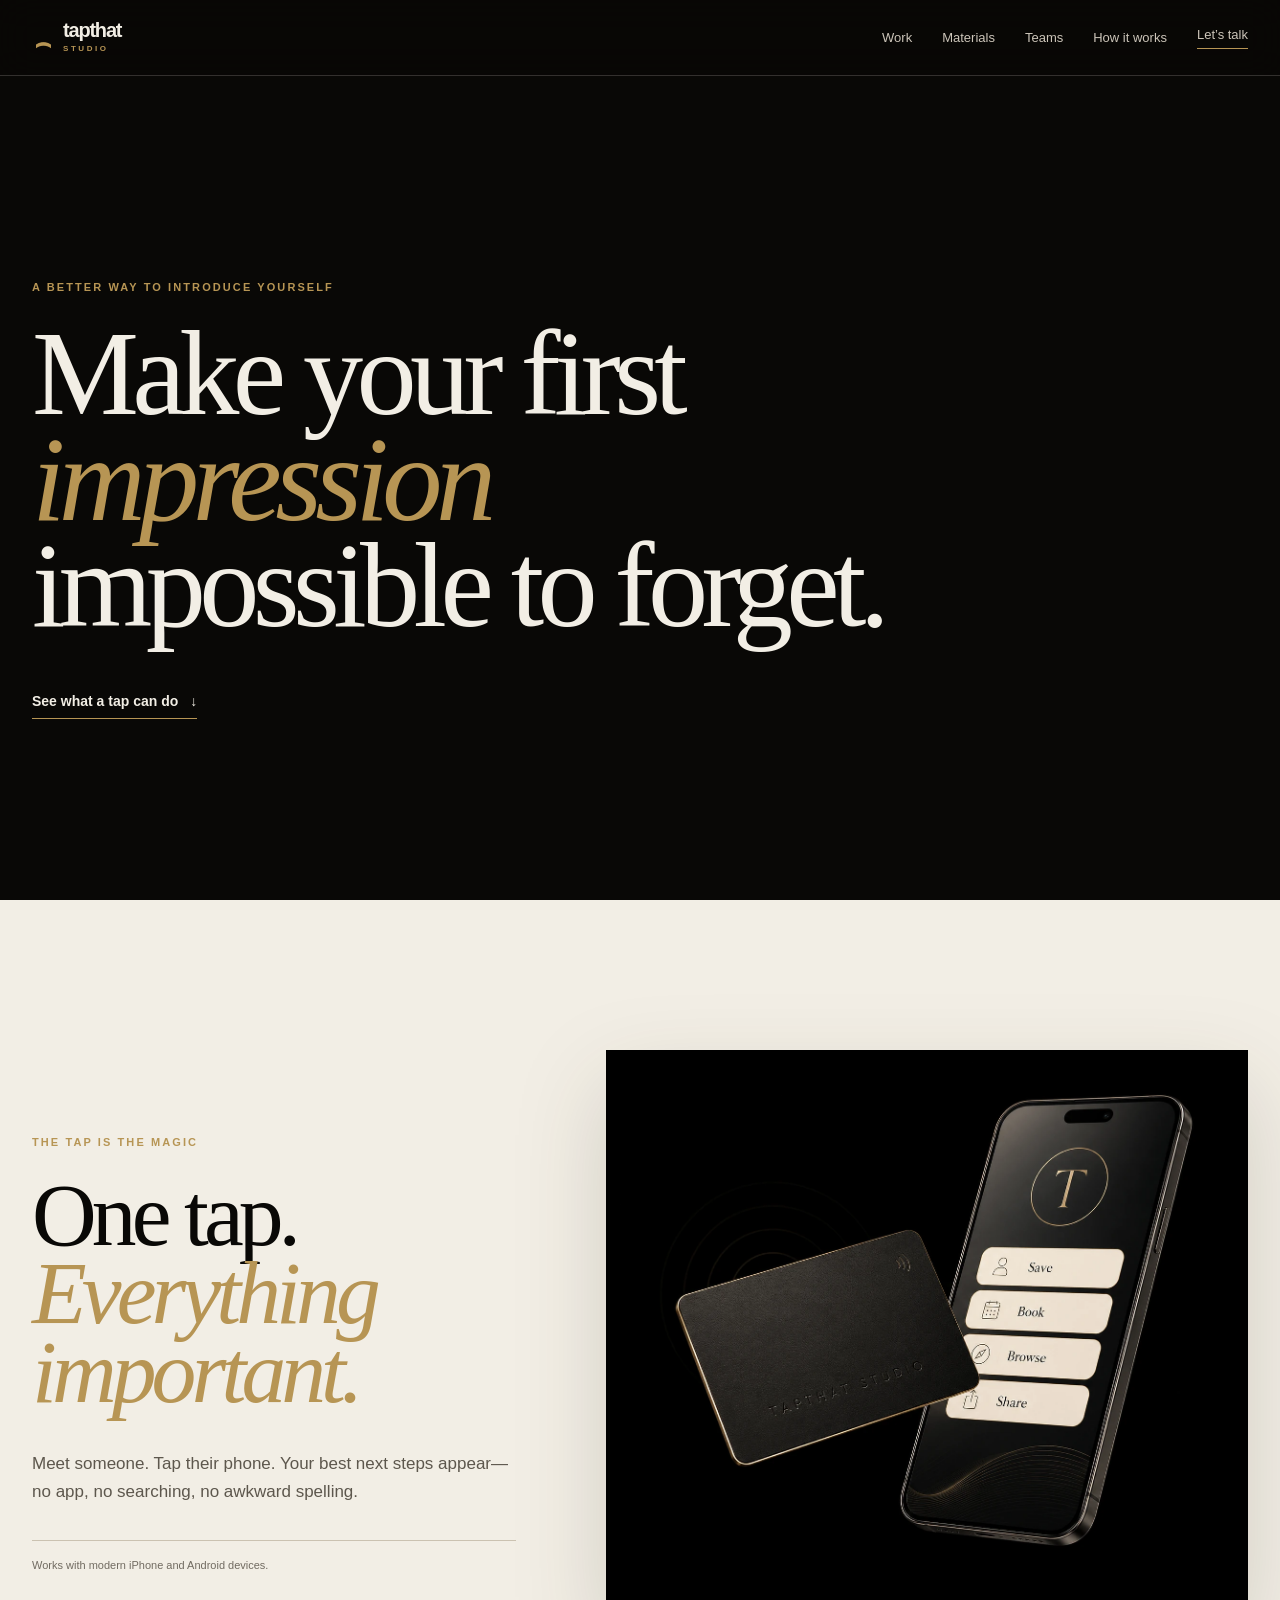
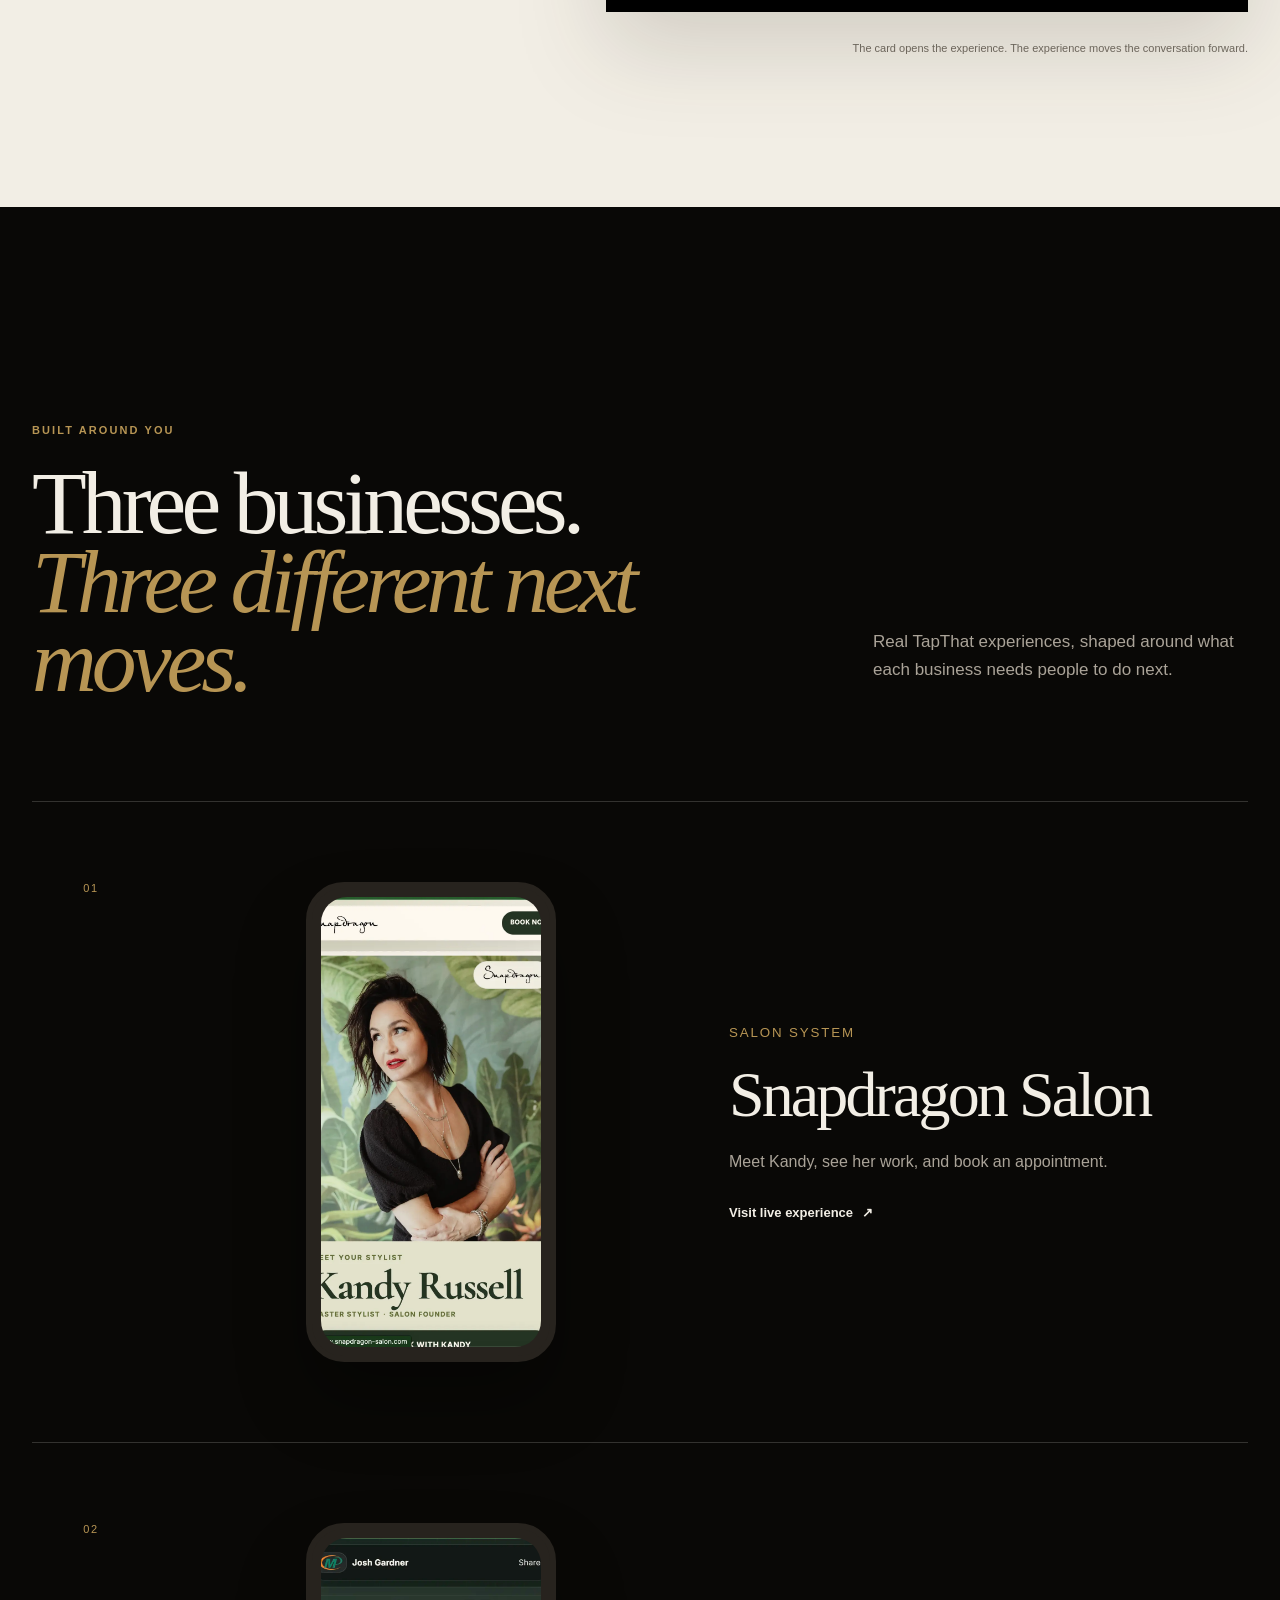
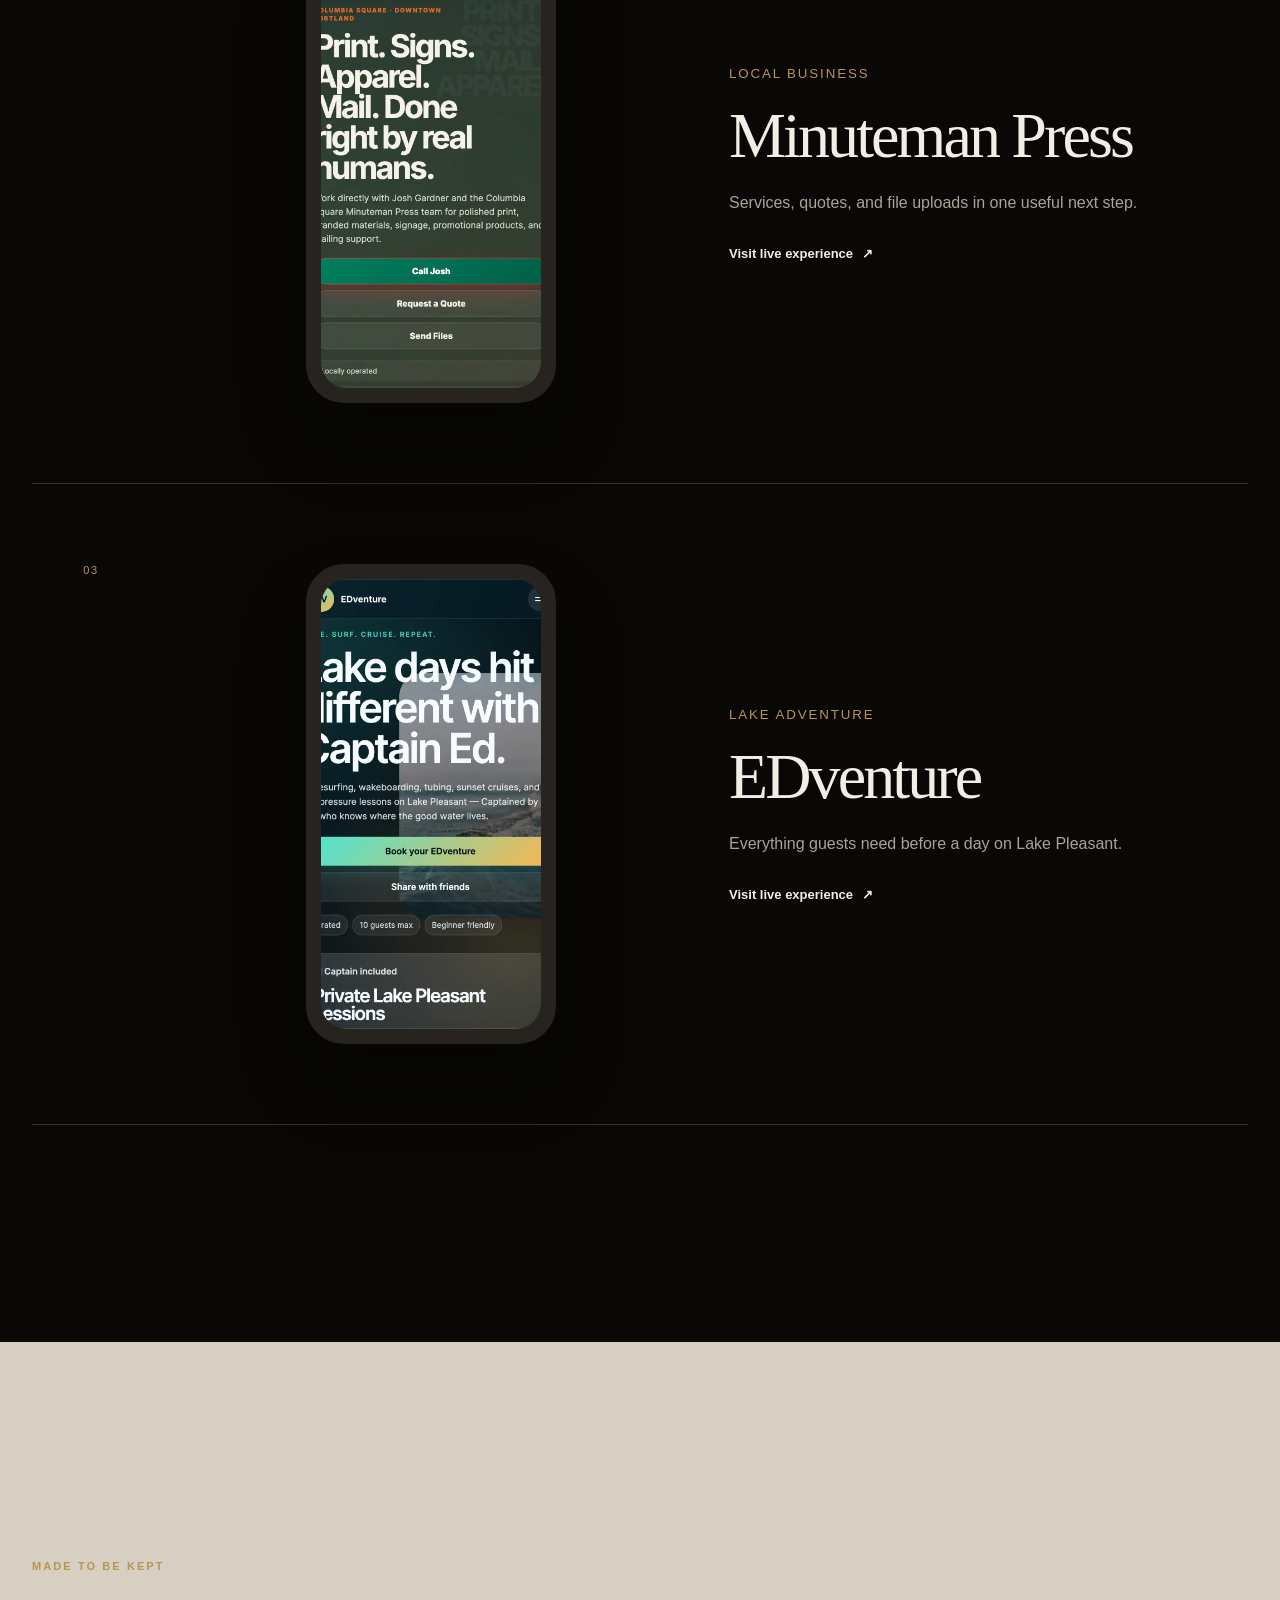
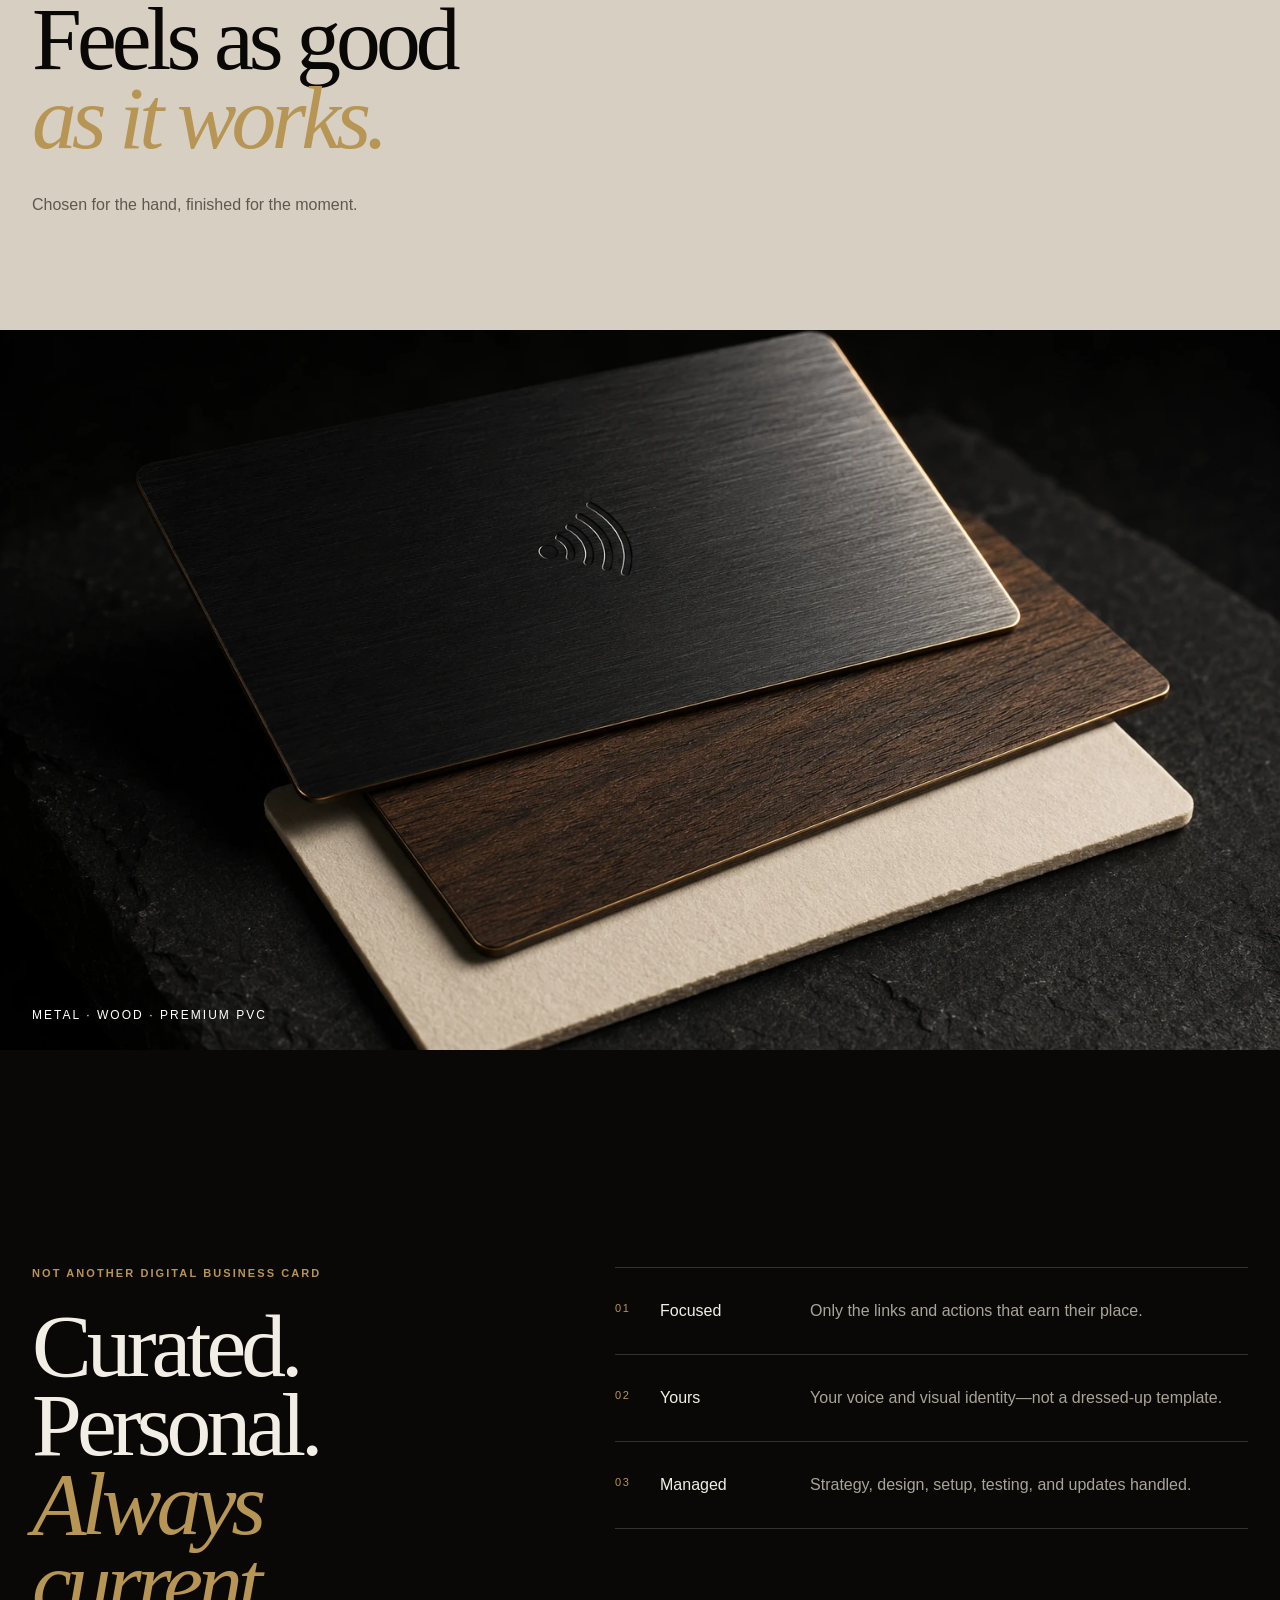
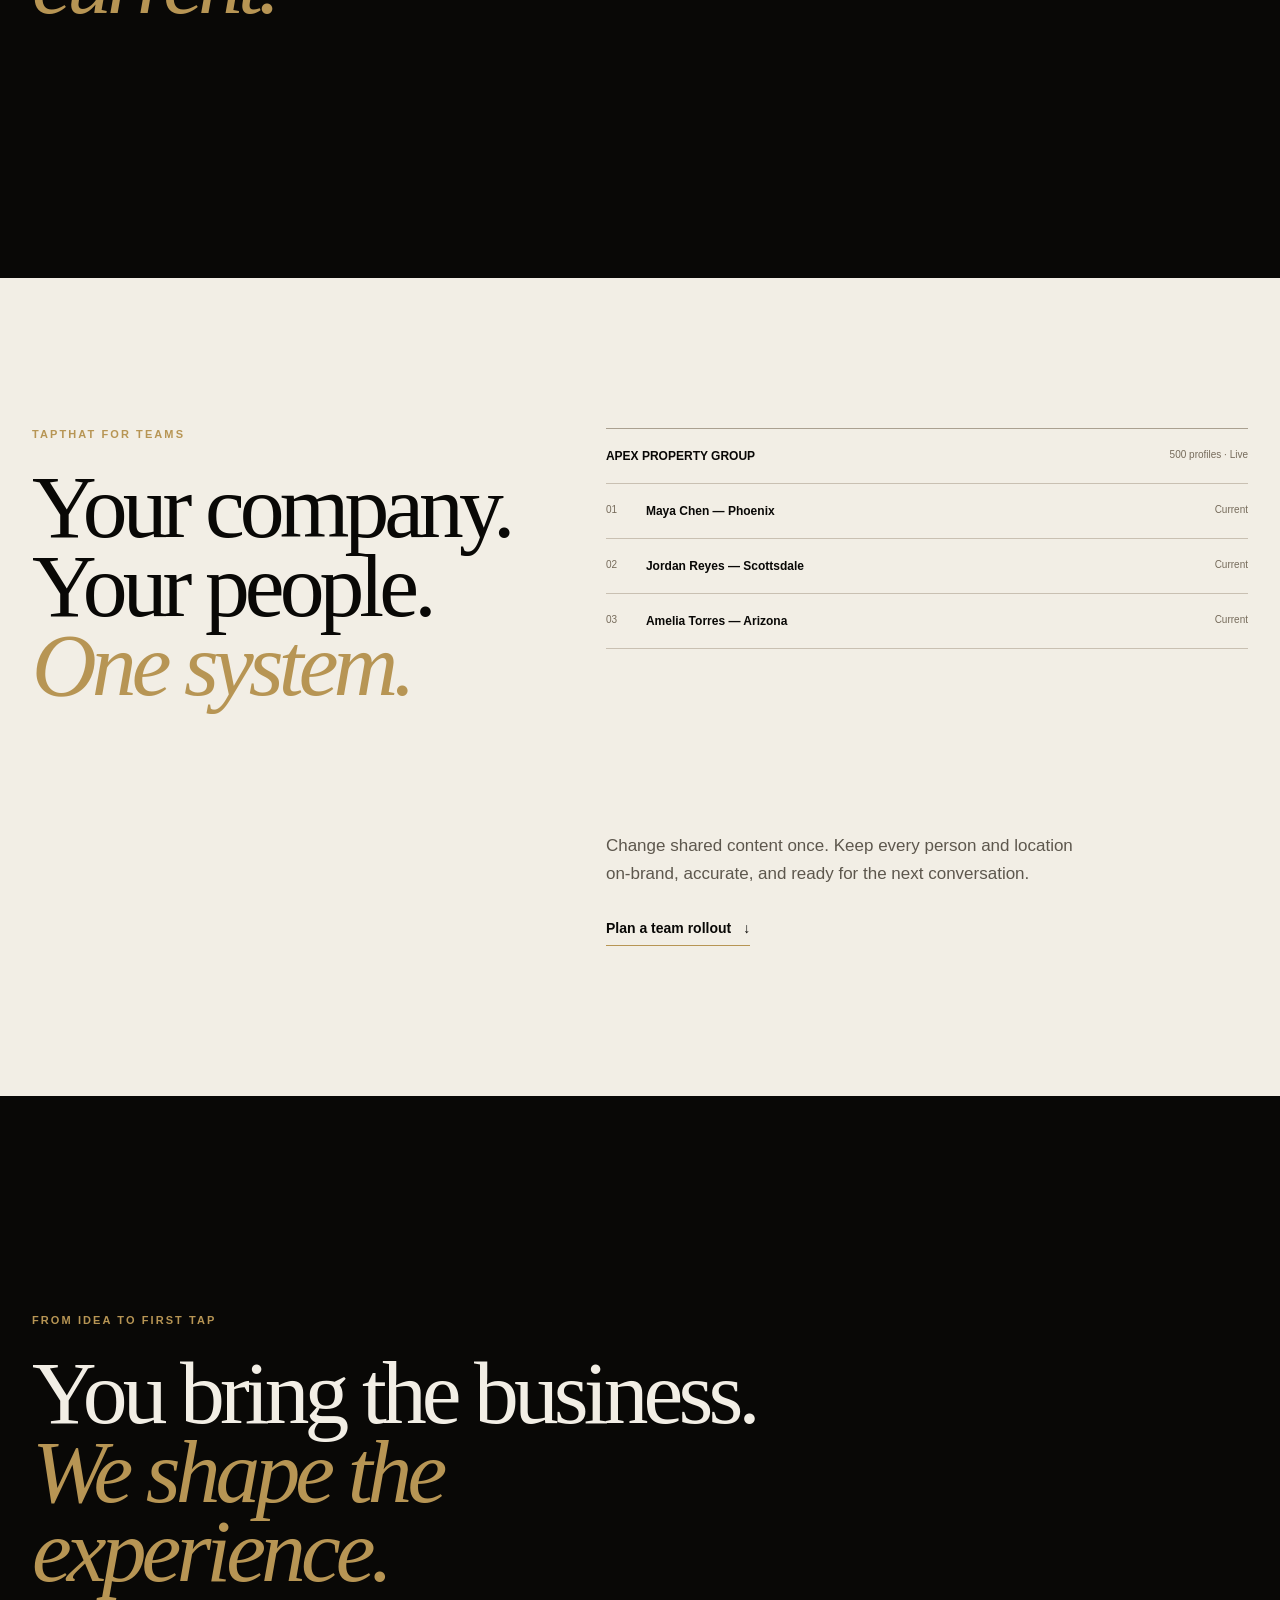
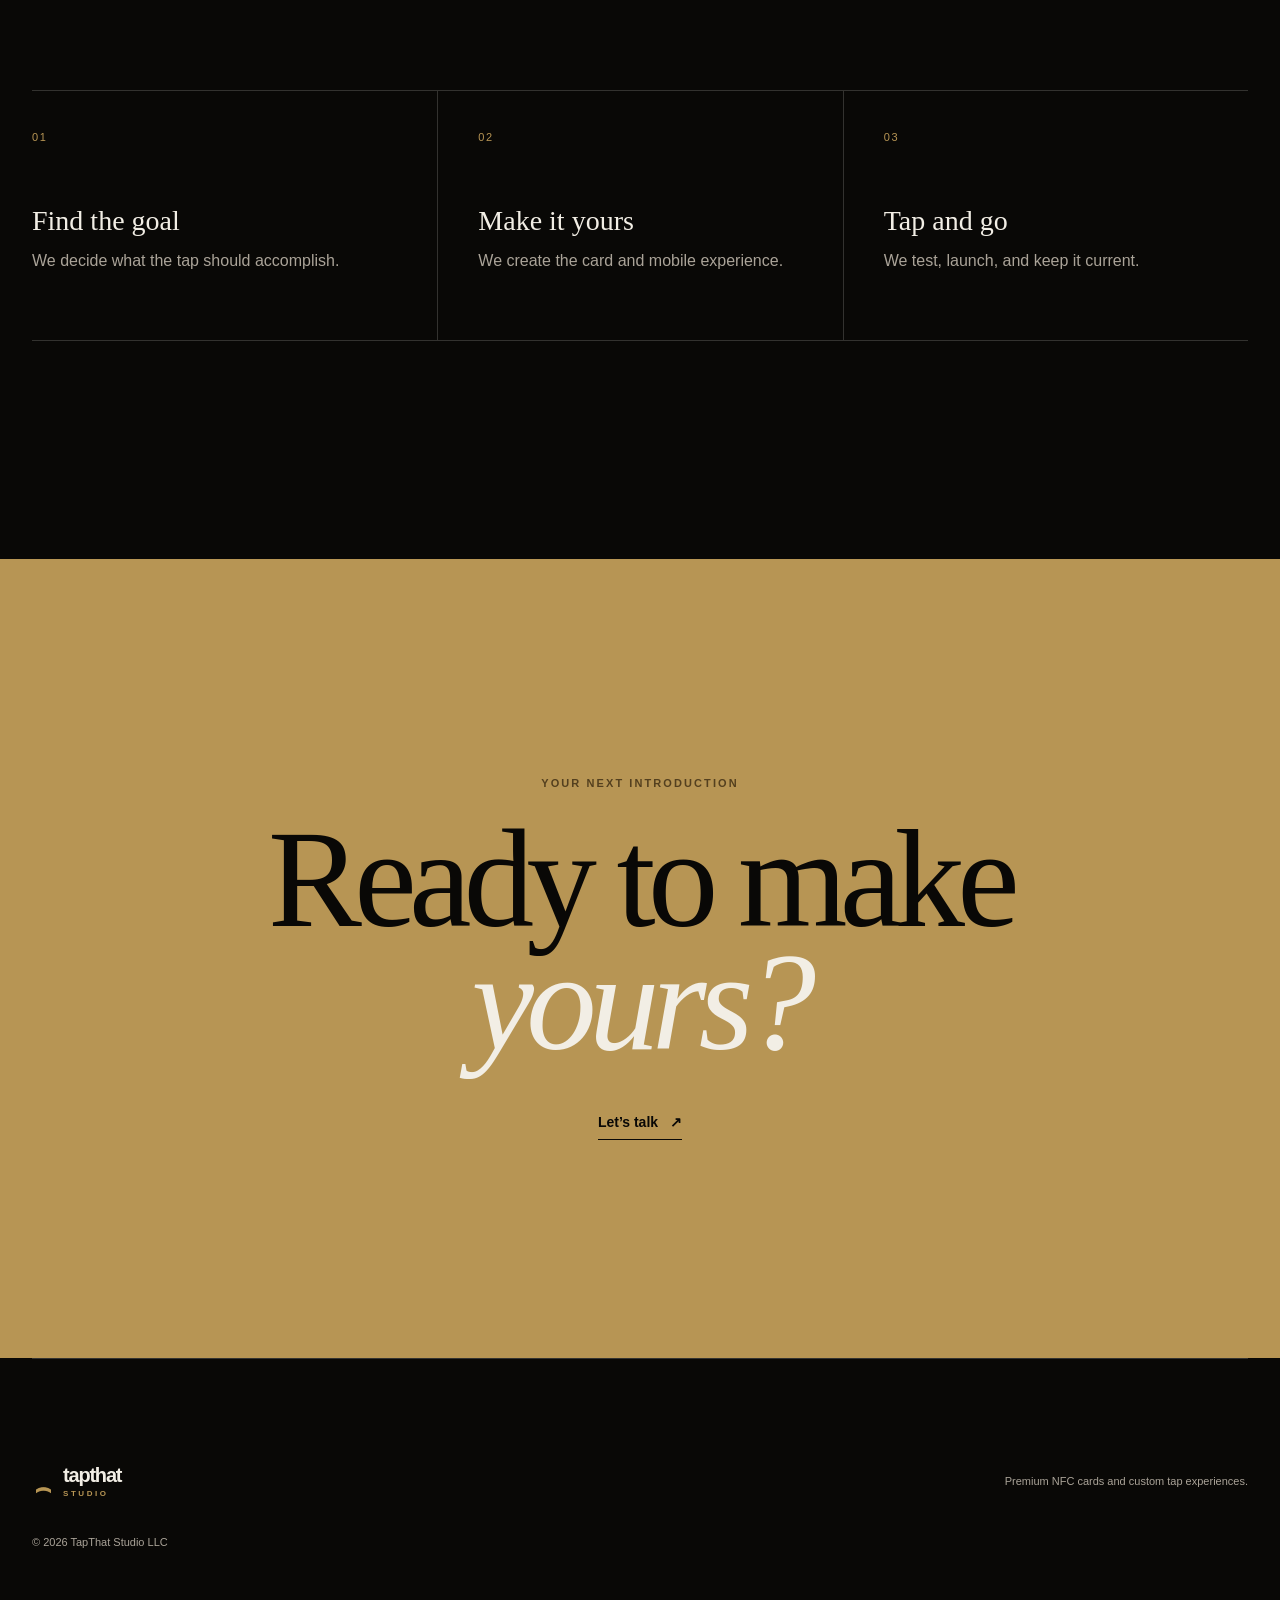
<file: index.html>
<!doctype html>
<html lang="en">
  <head>
    <meta charset="utf-8" />
    <meta name="viewport" content="width=device-width,initial-scale=1" />
    <meta name="robots" content="noindex,nofollow" />
    <meta
      name="description"
      content="TapThat Studio creates premium NFC cards and custom mobile tap experiences for individuals, teams, and multi-location businesses."
    />
    <meta name="theme-color" content="#090806" />
    <title>
      TapThat Studio | Premium NFC Cards &amp; Custom Tap Experiences
    </title>
    <link rel="icon" href="/favicon.svg" type="image/svg+xml" />
    <link rel="stylesheet" href="Shared/css/tapthat.css" />
    <script src="Shared/scripts/script.js" defer></script>
  </head>
  <body>
    <a class="skip" href="#main">Skip to content</a>
    <header>
      <a href="#top" aria-label="TapThat Studio home"
        ><span class="logo"
          ><b aria-hidden="true">)))</b
          ><span><strong>tapthat</strong><small>studio</small></span></span
        ></a
      ><button
        class="menu"
        type="button"
        aria-label="Open menu"
        aria-expanded="false"
        aria-controls="nav"
        data-menu-toggle
      >
        <span></span><span></span>
      </button>
      <nav id="nav" aria-label="Primary navigation" data-nav>
        <a href="#work">Work</a><a href="#materials">Materials</a
        ><a href="#teams">Teams</a><a href="#process">How it works</a
        ><a href="#contact">Let’s talk</a>
      </nav>
    </header>
    <main id="main">
      <section class="hero shell" id="top">
        <p class="eyebrow">A better way to introduce yourself</p>
        <h1>
          Make your first<br /><em>impression</em><br />impossible to forget.
        </h1>
        <a class="underlink" href="#tap-demo"
          >See what a tap can do <span aria-hidden="true">↓</span></a
        >
      </section>
      <section class="tap" id="tap-demo">
        <div class="shell tapgrid">
          <div>
            <p class="eyebrow">The tap is the magic</p>
            <h2>One tap.<br /><em>Everything important.</em></h2>
            <p class="lede">
              Meet someone. Tap their phone. Your best next steps appear—no app,
              no searching, no awkward spelling.
            </p>
            <p class="quiet-fact">
              Works with modern iPhone and Android devices.
            </p>
          </div>
          <figure class="product-moment">
            <img
              src="Shared/images/tapthat-hero-product.webp"
              alt="TapThat NFC card beside a custom mobile tap experience"
              width="1341"
              height="1173"
            />
            <figcaption>
              The card opens the experience. The experience moves the
              conversation forward.
            </figcaption>
          </figure>
        </div>
      </section>
      <section class="work section shell" id="work">
        <div class="intro">
          <div>
            <p class="eyebrow">Built around you</p>
            <h2>Three businesses.<br /><em>Three different next moves.</em></h2>
          </div>
          <p>
            Real TapThat experiences, shaped around what each business needs
            people to do next.
          </p>
        </div>
        <div class="clients">
          <a
            class="client"
            href="/tap/SnapDragonSalon"
            target="_blank"
            rel="noopener"
            ><span>01</span>
            <div class="clientphone">
              <img
                src="Shared/images/snapdragon-demo.webp"
                alt="Snapdragon Salon Tap Experience"
                width="990"
                height="1616"
                loading="lazy"
              />
            </div>
            <div>
              <small>Salon system</small>
              <h3>Snapdragon Salon</h3>
              <p>Meet Kandy, see her work, and book an appointment.</p>
              <b>Visit live experience <span aria-hidden="true">↗</span></b>
            </div></a
          >
          <a
            class="client"
            href="/tap/MinuteManPress"
            target="_blank"
            rel="noopener"
            ><span>02</span>
            <div class="clientphone">
              <img
                src="Shared/images/minuteman-demo.webp"
                alt="Minuteman Press Tap Experience"
                width="990"
                height="1616"
                loading="lazy"
              />
            </div>
            <div>
              <small>Local business</small>
              <h3>Minuteman Press</h3>
              <p>Services, quotes, and file uploads in one useful next step.</p>
              <b>Visit live experience <span aria-hidden="true">↗</span></b>
            </div></a
          >
          <a class="client" href="/tap/EdVenture" target="_blank" rel="noopener"
            ><span>03</span>
            <div class="clientphone">
              <img
                src="Shared/images/edventure-demo.webp"
                alt="EDventure Tap Experience"
                width="990"
                height="1616"
                loading="lazy"
              />
            </div>
            <div>
              <small>Lake adventure</small>
              <h3>EDventure</h3>
              <p>Everything guests need before a day on Lake Pleasant.</p>
              <b>Visit live experience <span aria-hidden="true">↗</span></b>
            </div></a
          >
        </div>
      </section>
      <section class="materials section" id="materials">
        <div class="shell">
          <p class="eyebrow">Made to be kept</p>
          <h2>Feels as good<br /><em>as it works.</em></h2>
          <p>Chosen for the hand, finished for the moment.</p>
        </div>
        <figure class="materialimage">
          <img
            src="Shared/images/tapthat-materials.webp"
            alt="Premium NFC cards in brushed metal, dark walnut, and warm ivory finishes"
            width="1536"
            height="1024"
            loading="lazy"
          />
          <figcaption>Metal · Wood · Premium PVC</figcaption>
        </figure>
      </section>
      <section class="difference section shell" id="difference">
        <div>
          <p class="eyebrow">Not another digital business card</p>
          <h2>Curated.<br />Personal.<br /><em>Always current.</em></h2>
        </div>
        <div class="lines">
          <p>
            <span>01</span><b>Focused</b
            ><i>Only the links and actions that earn their place.</i>
          </p>
          <p>
            <span>02</span><b>Yours</b
            ><i>Your voice and visual identity—not a dressed-up template.</i>
          </p>
          <p>
            <span>03</span><b>Managed</b
            ><i>Strategy, design, setup, testing, and updates handled.</i>
          </p>
        </div>
      </section>
      <section class="teams section" id="teams">
        <div class="shell teamgrid">
          <div>
            <p class="eyebrow">TapThat for teams</p>
            <h2>Your company.<br />Your people.<br /><em>One system.</em></h2>
          </div>
          <div class="roster">
            <p><b>APEX PROPERTY GROUP</b><small>500 profiles · Live</small></p>
            <p>
              <span>01</span><b>Maya Chen — Phoenix</b><small>Current</small>
            </p>
            <p>
              <span>02</span><b>Jordan Reyes — Scottsdale</b
              ><small>Current</small>
            </p>
            <p>
              <span>03</span><b>Amelia Torres — Arizona</b
              ><small>Current</small>
            </p>
          </div>
          <div class="teamnote">
            <p>
              Change shared content once. Keep every person and location
              on-brand, accurate, and ready for the next conversation.
            </p>
            <a class="underlink" href="#contact"
              >Plan a team rollout <span aria-hidden="true">↓</span></a
            >
          </div>
        </div>
      </section>
      <section class="process section shell" id="process">
        <div class="intro">
          <div>
            <p class="eyebrow">From idea to first tap</p>
            <h2>
              You bring the business.<br /><em>We shape the experience.</em>
            </h2>
          </div>
        </div>
        <ol>
          <li>
            <span>01</span>
            <h3>Find the goal</h3>
            <p>We decide what the tap should accomplish.</p>
          </li>
          <li>
            <span>02</span>
            <h3>Make it yours</h3>
            <p>We create the card and mobile experience.</p>
          </li>
          <li>
            <span>03</span>
            <h3>Tap and go</h3>
            <p>We test, launch, and keep it current.</p>
          </li>
        </ol>
      </section>
      <section class="contact section" id="contact">
        <div class="shell">
          <p class="eyebrow">Your next introduction</p>
          <h2>Ready to make<br /><em>yours?</em></h2>
          <a
            class="underlink"
            href="mailto:info@tapthatstudio.com?subject=Interested%20in%20TapThat%20Studio"
            >Let’s talk <span aria-hidden="true">↗</span></a
          >
        </div>
      </section>
    </main>
    <footer class="shell">
      <span class="logo"
        ><b aria-hidden="true">)))</b
        ><span><strong>tapthat</strong><small>studio</small></span></span
      >
      <p>Premium NFC cards and custom tap experiences.</p>
      <small>© 2026 TapThat Studio LLC</small>
    </footer>
  </body>
</html>
</file>
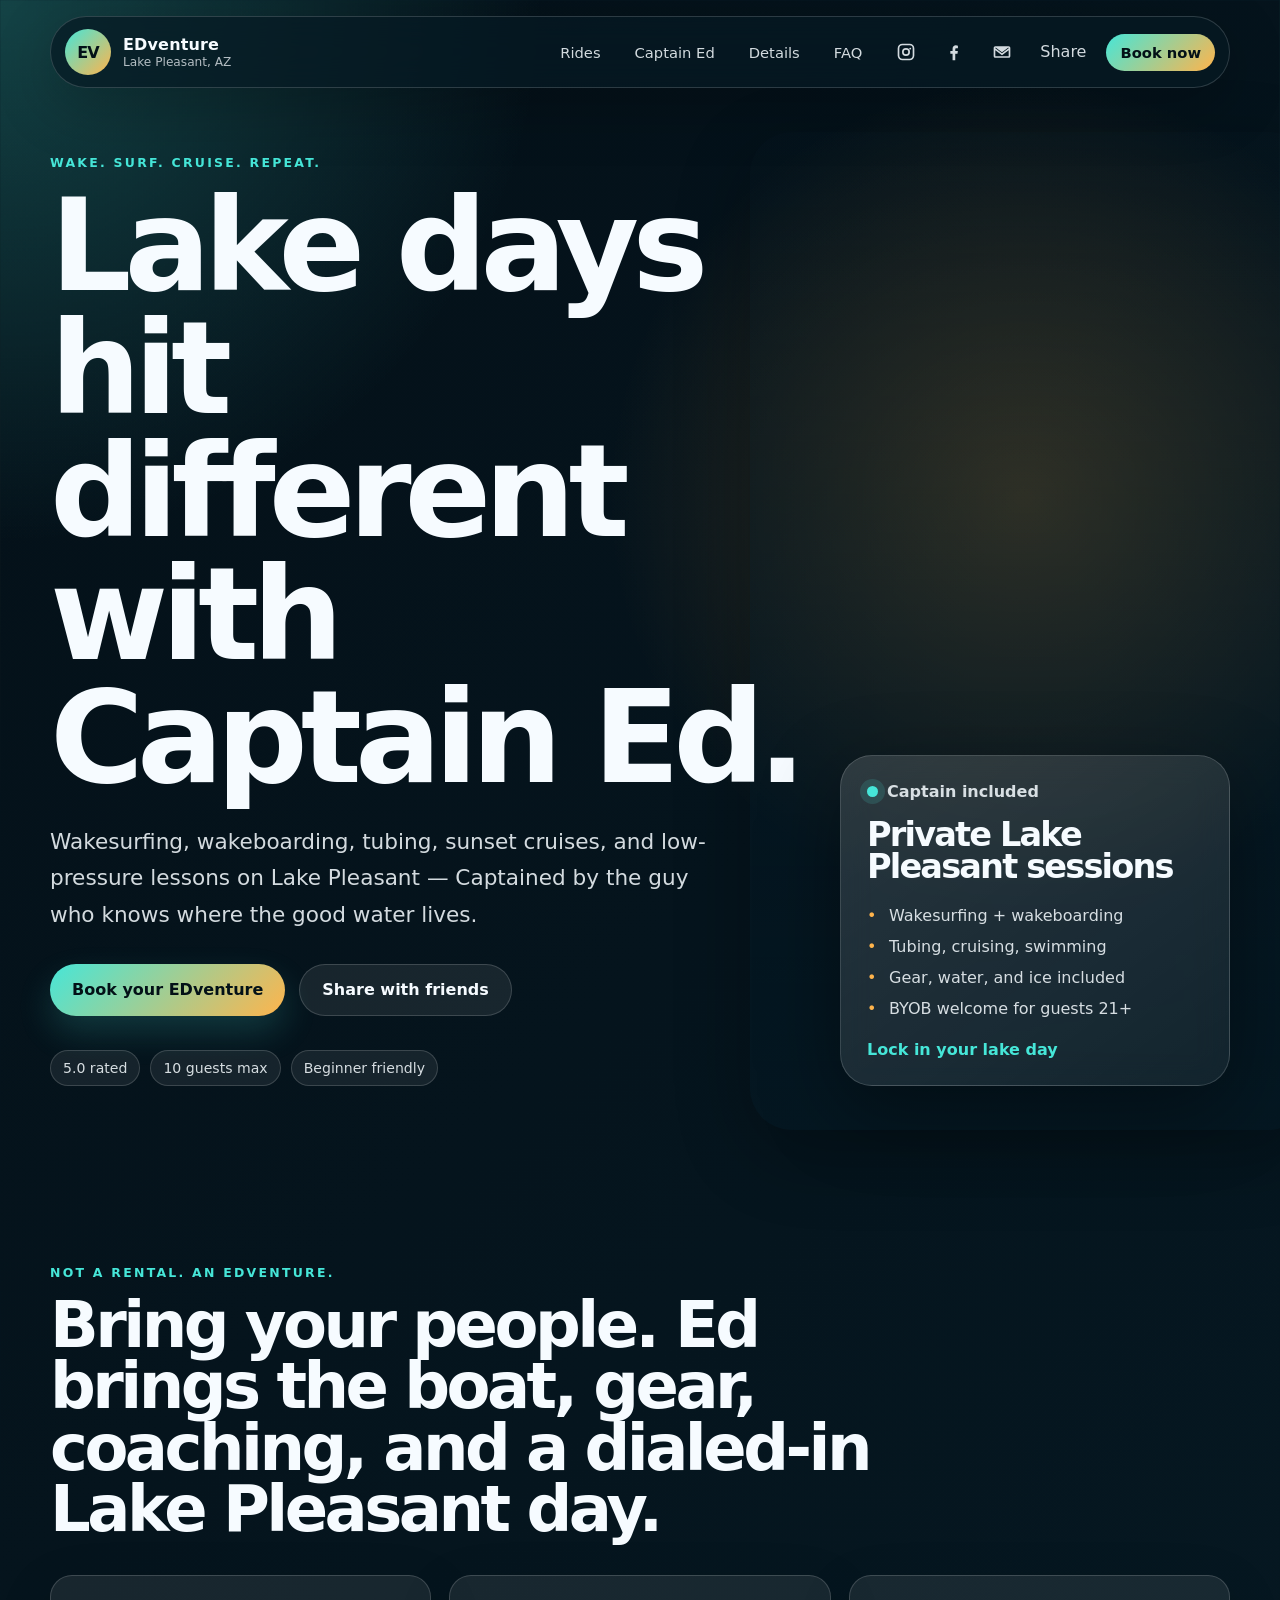
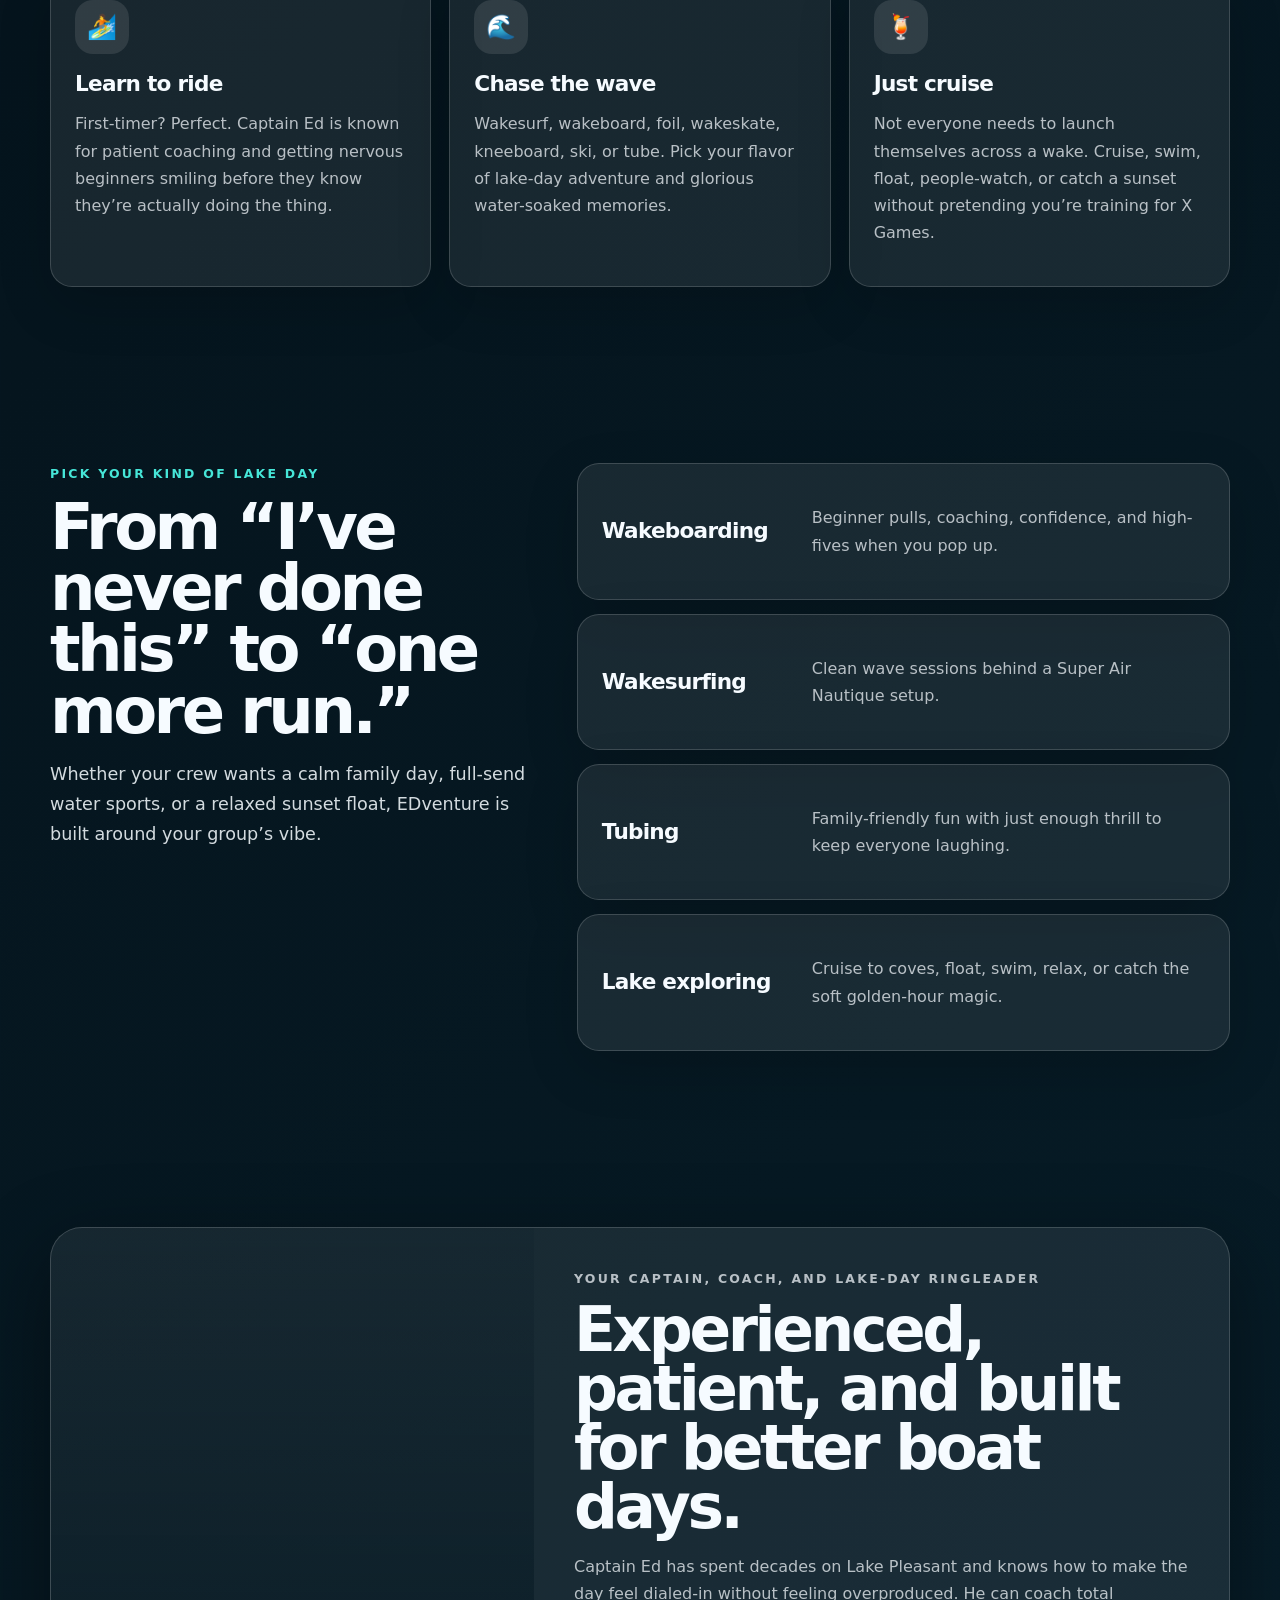
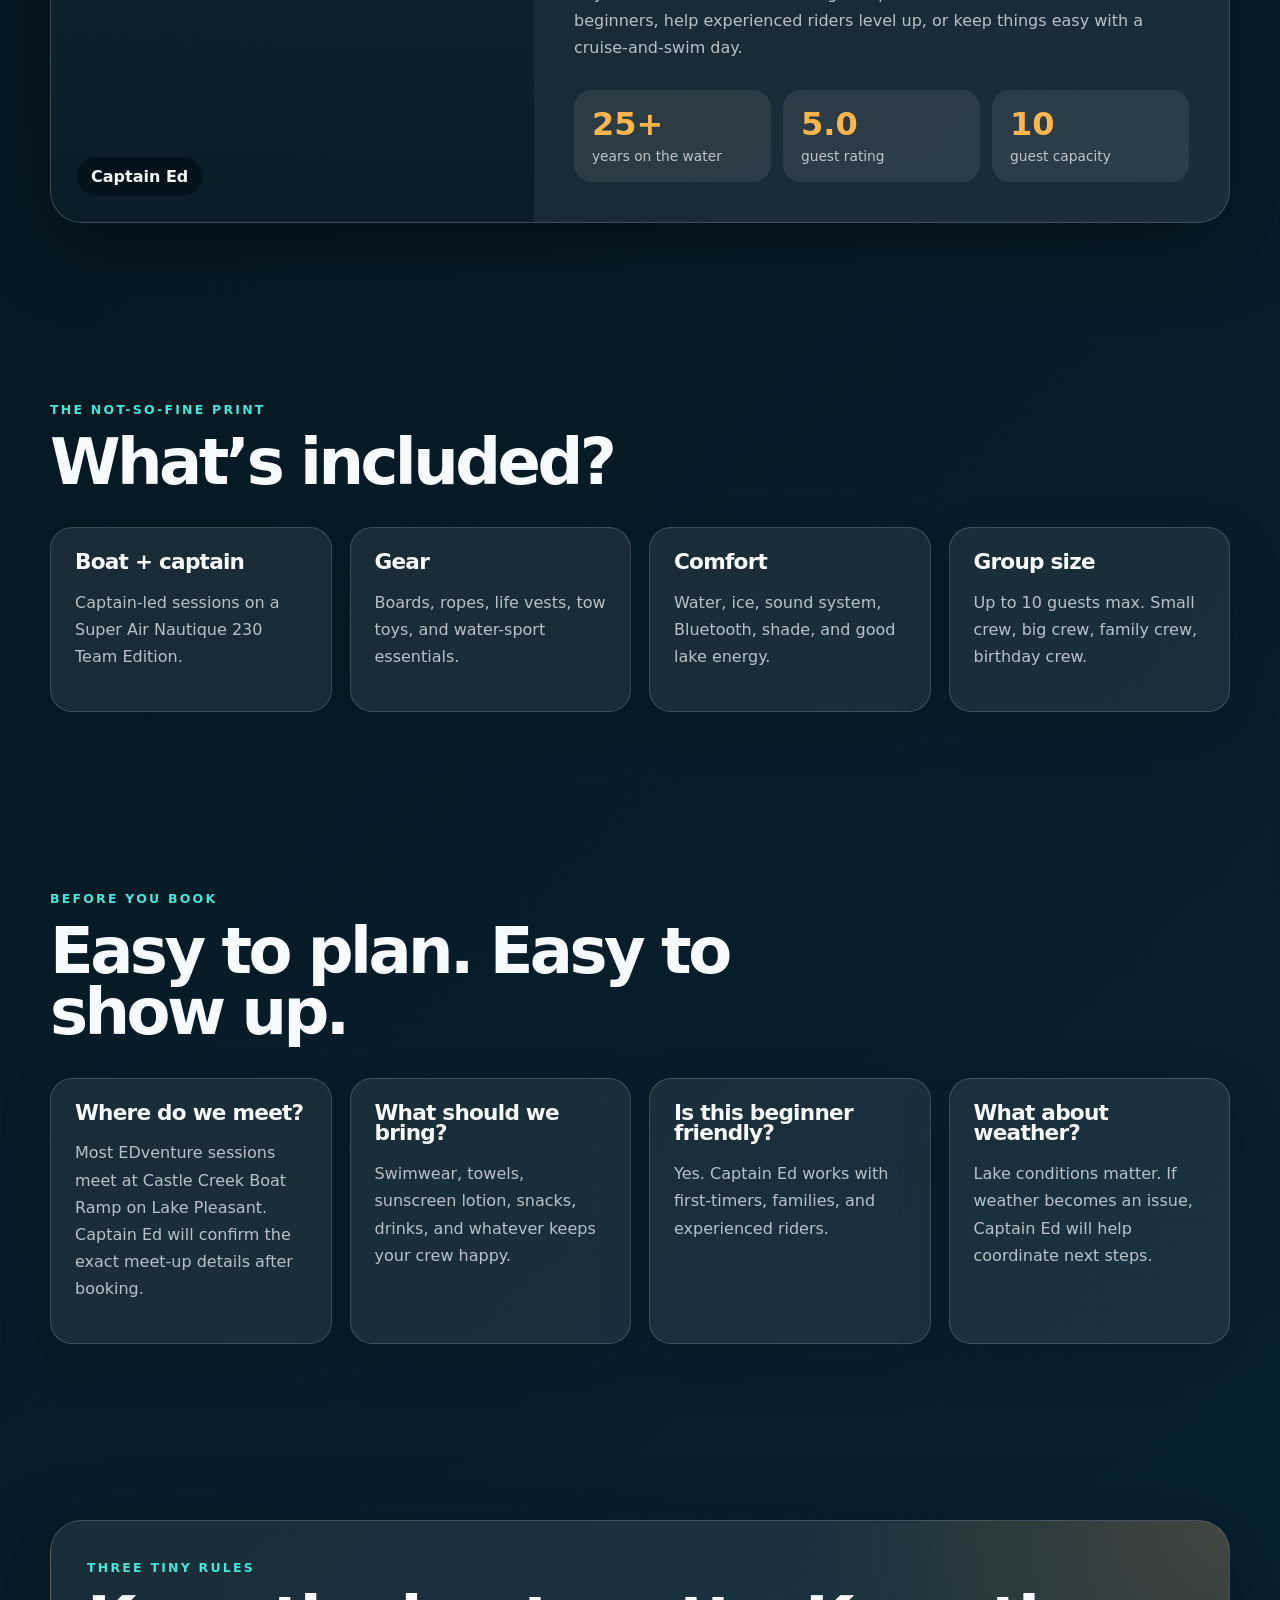
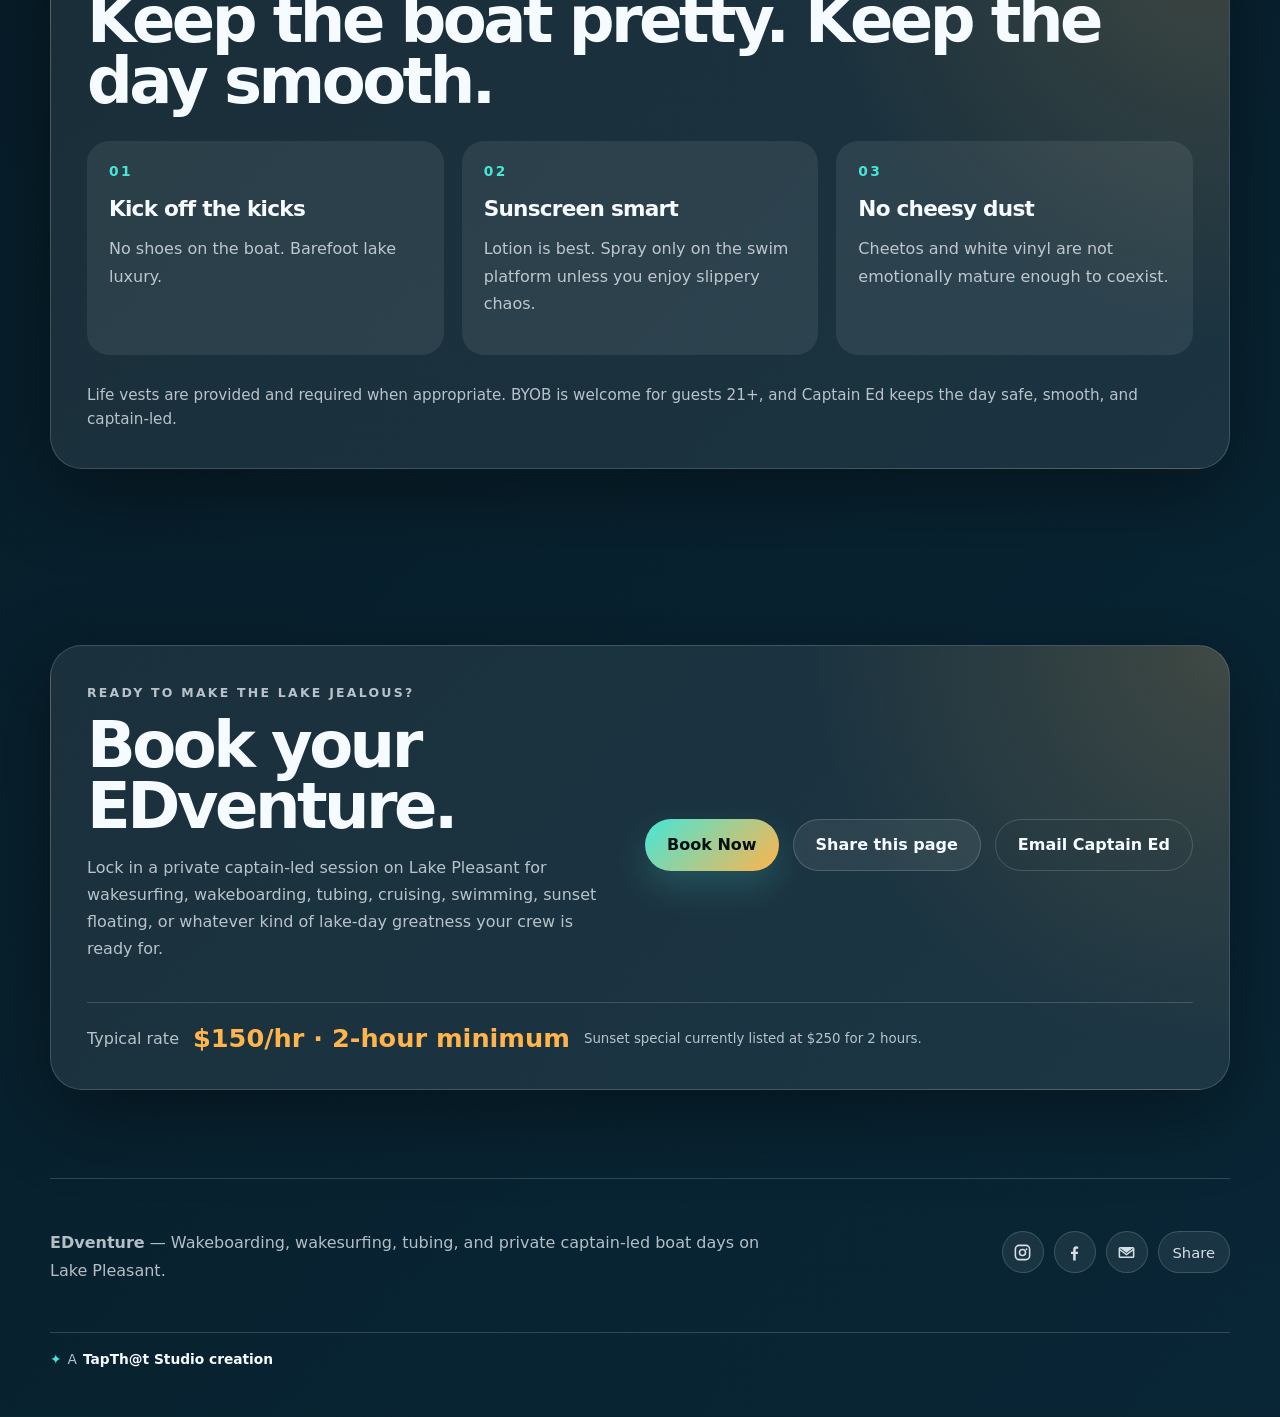
<file: EdVenture/index.html>
<!DOCTYPE html>
<html lang="en">
<head>
  <meta charset="UTF-8" />
  <meta name="viewport" content="width=device-width, initial-scale=1.0" />

  <title>EDventure | Lake Pleasant Wakeboarding, Wakesurfing & Private Boat Days</title>

  <meta
    name="description"
    content="Book a private captain-led Lake Pleasant boat day with Captain Ed for wakeboarding, wakesurfing, tubing, cruising, swimming, and beginner-friendly lessons."
  />

  <link rel="canonical" href="https://tapthatstudio.com/EdVenture/" />

  <meta property="og:title" content="EDventure | Private Lake Pleasant Boat Days with Captain Ed" />
  <meta
    property="og:description"
    content="Wakeboarding, wakesurfing, tubing, cruising, swimming, and beginner-friendly captain-led boat days on Lake Pleasant."
  />
  <meta property="og:type" content="website" />
  <meta property="og:url" content="https://tapthatstudio.com/EdVenture/" />
  <meta property="og:image" content="https://tapthatstudio.com/EdVenture/images/EdBoat.png" />

  <meta name="twitter:card" content="summary_large_image" />
  <meta name="twitter:title" content="EdVenture | Private Lake Pleasant Boat Days with Captain Ed" />
  <meta
    name="twitter:description"
    content="Wakeboarding, wakesurfing, tubing, cruising, swimming, and beginner-friendly captain-led boat days on Lake Pleasant."
  />
  <meta name="twitter:image" content="https://tapthatstudio.com/EdVenture/images/edventure-preview.jpg" />

  <link rel="icon" href="./images/favicon.png" />
  <link rel="apple-touch-icon" href="./images/apple-touch-icon.png" />

  <link rel="stylesheet" href="./css/edventure.css" />

  <script type="application/ld+json">
  {
    "@context": "https://schema.org",
    "@type": "SportsActivityLocation",
    "name": "EdVenture",
    "description": "Private captain-led wakeboarding, wakesurfing, tubing, cruising, swimming, and lake-day experiences on Lake Pleasant.",
    "areaServed": "Lake Pleasant, Arizona",
    "url": "https://tapthatstudio.com/EdVenture/",
    "email": "crustyolcoot@gmail.com",
    "priceRange": "$$",
    "sameAs": [
      "https://www.facebook.com/profile.php?id=61566789666545"
    ],
    "makesOffer": [
      {
        "@type": "Offer",
        "name": "Private Lake Pleasant boat session",
        "description": "Captain-led Lake Pleasant sessions for wakeboarding, wakesurfing, tubing, cruising, swimming, and sunset floats."
      }
    ]
  }
  </script>
</head>

<body>
  <header class="site-header">
    <a class="brand" href="#top" aria-label="EdVenture home">
      <span class="brand-mark">EV</span>
      <span class="brand-text">
        <strong>EDventure</strong>
        <small>Lake Pleasant, AZ</small>
      </span>
    </a>

    <button
      class="nav-toggle"
      type="button"
      aria-label="Toggle navigation"
      aria-expanded="false"
      aria-controls="site-nav"
    >
      <span></span>
      <span></span>
    </button>

    <nav id="site-nav" class="site-nav" aria-label="Main navigation">
      <a href="#rides">Rides</a>
      <a href="#captain">Captain Ed</a>
      <a href="#details">Details</a>
      <a href="#faq">FAQ</a>

      <div class="nav-socials" aria-label="Social links">
        <a
          class="social-icon"
          href="https://instagram.com/YOUR_INSTAGRAM_HERE"
          target="_blank"
          rel="noopener"
          aria-label="Instagram"
          title="Instagram"
        >
          <svg viewBox="0 0 24 24" aria-hidden="true">
            <path d="M7.75 2h8.5A5.76 5.76 0 0 1 22 7.75v8.5A5.76 5.76 0 0 1 16.25 22h-8.5A5.76 5.76 0 0 1 2 16.25v-8.5A5.76 5.76 0 0 1 7.75 2Zm0 2A3.75 3.75 0 0 0 4 7.75v8.5A3.75 3.75 0 0 0 7.75 20h8.5A3.75 3.75 0 0 0 20 16.25v-8.5A3.75 3.75 0 0 0 16.25 4h-8.5Zm4.25 3.2A4.8 4.8 0 1 1 7.2 12 4.8 4.8 0 0 1 12 7.2Zm0 2A2.8 2.8 0 1 0 14.8 12 2.8 2.8 0 0 0 12 9.2Zm5.05-2.45a1.15 1.15 0 1 1-1.15 1.15 1.15 1.15 0 0 1 1.15-1.15Z" />
          </svg>
        </a>

        <a
          class="social-icon"
          href="https://www.facebook.com/profile.php?id=61566789666545"
          target="_blank"
          rel="noopener"
          aria-label="Facebook"
          title="Facebook"
        >
          <svg viewBox="0 0 24 24" aria-hidden="true">
            <path d="M13.5 22v-8h2.7l.4-3.1h-3.1V8.9c0-.9.25-1.5 1.55-1.5h1.65V4.62A21.5 21.5 0 0 0 14.3 4c-2.38 0-4 1.45-4 4.1v2.8H7.6V14h2.7v8h3.2Z" />
          </svg>
        </a>

        <a
          class="social-icon"
          href="mailto:crustyolcoot@gmail.com"
          aria-label="Email Captain Ed"
          title="Email"
        >
          <svg viewBox="0 0 24 24" aria-hidden="true">
            <path d="M4 5h16a2 2 0 0 1 2 2v10a2 2 0 0 1-2 2H4a2 2 0 0 1-2-2V7a2 2 0 0 1 2-2Zm8 7.3L4.8 7H4v.6l8 5.9 8-5.9V7h-.8L12 12.3ZM4 17h16V9.9l-8 5.9-8-5.9V17Z" />
          </svg>
        </a>
      </div>

      <button class="nav-share share-button" type="button">
        Share
      </button>

      <a
        href="https://edventure-wakeboard-wakesurf-lessons.square.site/"
        class="nav-cta"
        target="_blank"
        rel="noopener"
      >
        Book now
      </a>
    </nav>
  </header>

  <main id="top">
    <section class="hero section-pad">
      <div class="hero-bg" aria-hidden="true"></div>

      <div class="hero-content">
        <p class="eyebrow">Wake. Surf. Cruise. Repeat.</p>

        <h1>Lake days hit different with Captain Ed.</h1>

        <p class="hero-copy">
          Wakesurfing, wakeboarding, tubing, sunset cruises, and low-pressure lessons
          on Lake Pleasant — Captained by the guy who knows where the good water lives.
        </p>

        <div class="hero-actions">
          <a
            href="https://edventure-wakeboard-wakesurf-lessons.square.site/"
            class="button button-primary"
            target="_blank"
            rel="noopener"
          >
            Book your EDventure
          </a>

          <button class="button button-secondary share-button" type="button">
            Share with friends
          </button>
        </div>

        <div class="trust-strip" aria-label="Highlights">
          <span>5.0 rated</span>
          <span>10 guests max</span>
          <span>Beginner friendly</span>
        </div>
      </div>

      <aside class="hero-card" aria-label="Quick trip details">
        <div class="hero-card-top">
          <span class="status-dot"></span>
          <span>Captain included</span>
        </div>

        <h2>Private Lake Pleasant sessions</h2>

        <ul>
          <li>Wakesurfing + wakeboarding</li>
          <li>Tubing, cruising, swimming</li>
          <li>Gear, water, and ice included</li>
          <li>BYOB welcome for guests 21+</li>
        </ul>

        <a href="#booking" class="card-link">Lock in your lake day</a>
      </aside>
    </section>

    <section class="section-pad intro-section">
      <div class="section-heading">
        <p class="eyebrow">Not a rental. An EDventure.</p>
        <h2>Bring your people. Ed brings the boat, gear, coaching, and a dialed-in Lake Pleasant day.</h2>
      </div>

      <div class="feature-grid">
        <article class="feature-card">
          <span class="feature-icon">🏄</span>
          <h3>Learn to ride</h3>
          <p>
            First-timer? Perfect. Captain Ed is known for patient coaching and getting
            nervous beginners smiling before they know they’re actually doing the thing.
          </p>
        </article>

        <article class="feature-card">
          <span class="feature-icon">🌊</span>
          <h3>Chase the wave</h3>
          <p>
            Wakesurf, wakeboard, foil, wakeskate, kneeboard, ski, or tube. Pick your flavor
            of lake-day adventure and glorious water-soaked memories.
          </p>
        </article>

        <article class="feature-card">
          <span class="feature-icon">🍹</span>
          <h3>Just cruise</h3>
          <p>
            Not everyone needs to launch themselves across a wake. Cruise, swim, float,
            people-watch, or catch a sunset without pretending you’re training for X Games.
          </p>
        </article>
      </div>
    </section>

    <section id="rides" class="section-pad ride-section">
      <div class="split">
        <div>
          <p class="eyebrow">Pick your kind of lake day</p>
          <h2>From “I’ve never done this” to “one more run.”</h2>
          <p>
            Whether your crew wants a calm family day, full-send water sports, or a relaxed
            sunset float, EDventure is built around your group’s vibe.
          </p>
        </div>

        <div class="ride-list">
          <article>
            <h3>Wakeboarding</h3>
            <p>Beginner pulls, coaching, confidence, and high-fives when you pop up.</p>
          </article>

          <article>
            <h3>Wakesurfing</h3>
            <p>Clean wave sessions behind a Super Air Nautique setup.</p>
          </article>

          <article>
            <h3>Tubing</h3>
            <p>Family-friendly fun with just enough thrill to keep everyone laughing.</p>
          </article>

          <article>
            <h3>Lake exploring</h3>
            <p>Cruise to coves, float, swim, relax, or catch the soft golden-hour magic.</p>
          </article>
        </div>
      </div>
    </section>

    <section id="captain" class="section-pad captain-section">
      <div class="captain-card">
        <div class="captain-image" role="img" aria-label="Captain Ed on Lake Pleasant">
          <span>Captain Ed</span>
        </div>

        <div class="captain-copy">
          <p class="eyebrow">Your captain, coach, and lake-day ringleader</p>
          <h2>Experienced, patient, and built for better boat days.</h2>
          <p>
            Captain Ed has spent decades on Lake Pleasant and knows how to make the day
            feel dialed-in without feeling overproduced. He can coach total beginners,
            help experienced riders level up, or keep things easy with a cruise-and-swim day.
          </p>

          <div class="mini-stats">
            <div>
              <strong>25+</strong>
              <span>years on the water</span>
            </div>
            <div>
              <strong>5.0</strong>
              <span>guest rating</span>
            </div>
            <div>
              <strong>10</strong>
              <span>guest capacity</span>
            </div>
          </div>
        </div>
      </div>
    </section>

    <section id="details" class="section-pad details-section">
      <div class="section-heading">
        <p class="eyebrow">The not-so-fine print</p>
        <h2>What’s included?</h2>
      </div>

      <div class="details-grid">
        <article class="detail-card">
          <h3>Boat + captain</h3>
          <p>
            Captain-led sessions on a Super Air Nautique 230 Team Edition.
          </p>
        </article>

        <article class="detail-card">
          <h3>Gear</h3>
          <p>
            Boards, ropes, life vests, tow toys, and water-sport essentials.
          </p>
        </article>

        <article class="detail-card">
          <h3>Comfort</h3>
          <p>
            Water, ice, sound system, Bluetooth, shade, and good lake energy.
          </p>
        </article>

        <article class="detail-card">
          <h3>Group size</h3>
          <p>
            Up to 10 guests max. Small crew, big crew, family crew, birthday crew.
          </p>
        </article>
      </div>
    </section>

    <section id="faq" class="section-pad faq-section">
      <div class="section-heading">
        <p class="eyebrow">Before you book</p>
        <h2>Easy to plan. Easy to show up.</h2>
      </div>

      <div class="details-grid">
        <article class="detail-card">
          <h3>Where do we meet?</h3>
          <p>
            Most EDventure sessions meet at Castle Creek Boat Ramp on Lake Pleasant.
            Captain Ed will confirm the exact meet-up details after booking.
          </p>
        </article>

        <article class="detail-card">
          <h3>What should we bring?</h3>
          <p>
            Swimwear, towels, sunscreen lotion, snacks, drinks, and whatever keeps your crew happy.
          </p>
        </article>

        <article class="detail-card">
          <h3>Is this beginner friendly?</h3>
          <p>
            Yes. Captain Ed works with first-timers, families, and experienced riders.
          </p>
        </article>

        <article class="detail-card">
          <h3>What about weather?</h3>
          <p>
            Lake conditions matter. If weather becomes an issue, Captain Ed will help coordinate next steps.
          </p>
        </article>
      </div>
    </section>

    <section class="section-pad rules-section">
      <div class="rules-box">
        <p class="eyebrow">Three tiny rules</p>
        <h2>Keep the boat pretty. Keep the day smooth.</h2>

        <div class="rules-grid">
          <div>
            <strong>01</strong>
            <h3>Kick off the kicks</h3>
            <p>No shoes on the boat. Barefoot lake luxury.</p>
          </div>

          <div>
            <strong>02</strong>
            <h3>Sunscreen smart</h3>
            <p>Lotion is best. Spray only on the swim platform unless you enjoy slippery chaos.</p>
          </div>

          <div>
            <strong>03</strong>
            <h3>No cheesy dust</h3>
            <p>Cheetos and white vinyl are not emotionally mature enough to coexist.</p>
          </div>
        </div>

        <p class="rules-note">
          Life vests are provided and required when appropriate. BYOB is welcome for guests 21+, and Captain Ed keeps the day safe, smooth, and captain-led.
        </p>
      </div>
    </section>

    <section id="booking" class="section-pad booking-section">
      <div class="booking-panel">
        <div>
          <p class="eyebrow">Ready to make the lake jealous?</p>
          <h2>Book your EDventure.</h2>
          <p>
            Lock in a private captain-led session on Lake Pleasant for wakesurfing,
            wakeboarding, tubing, cruising, swimming, sunset floating, or whatever kind
            of lake-day greatness your crew is ready for.
          </p>
        </div>

        <div class="booking-actions">
          <a
            class="button button-primary"
            href="https://edventure-wakeboard-wakesurf-lessons.square.site/"
            target="_blank"
            rel="noopener"
          >
            Book Now
          </a>

          <button class="button button-secondary share-button" type="button">
            Share this page
          </button>

          <a class="button button-ghost" href="mailto:crustyolcoot@gmail.com">
            Email Captain Ed
          </a>
        </div>

        <div class="price-note">
          <span>Typical rate</span>
          <strong>$150/hr · 2-hour minimum</strong>
          <small>Sunset special currently listed at $250 for 2 hours.</small>
        </div>
      </div>
    </section>
  </main>

  <footer class="site-footer">
    <div>
      <p>
        <strong>EDventure</strong> — Wakeboarding, wakesurfing, tubing, and private
        captain-led boat days on Lake Pleasant.
      </p>
    </div>

    <div class="footer-links">
      <a
        class="social-icon"
        href="https://instagram.com/YOUR_INSTAGRAM_HERE"
        target="_blank"
        rel="noopener"
        aria-label="Instagram"
        title="Instagram"
      >
        <svg viewBox="0 0 24 24" aria-hidden="true">
          <path d="M7.75 2h8.5A5.76 5.76 0 0 1 22 7.75v8.5A5.76 5.76 0 0 1 16.25 22h-8.5A5.76 5.76 0 0 1 2 16.25v-8.5A5.76 5.76 0 0 1 7.75 2Zm0 2A3.75 3.75 0 0 0 4 7.75v8.5A3.75 3.75 0 0 0 7.75 20h8.5A3.75 3.75 0 0 0 20 16.25v-8.5A3.75 3.75 0 0 0 16.25 4h-8.5Zm4.25 3.2A4.8 4.8 0 1 1 7.2 12 4.8 4.8 0 0 1 12 7.2Zm0 2A2.8 2.8 0 1 0 14.8 12 2.8 2.8 0 0 0 12 9.2Zm5.05-2.45a1.15 1.15 0 1 1-1.15 1.15 1.15 1.15 0 0 1 1.15-1.15Z" />
        </svg>
      </a>

      <a
        class="social-icon"
        href="https://www.facebook.com/profile.php?id=61566789666545"
        target="_blank"
        rel="noopener"
        aria-label="Facebook"
        title="Facebook"
      >
        <svg viewBox="0 0 24 24" aria-hidden="true">
          <path d="M13.5 22v-8h2.7l.4-3.1h-3.1V8.9c0-.9.25-1.5 1.55-1.5h1.65V4.62A21.5 21.5 0 0 0 14.3 4c-2.38 0-4 1.45-4 4.1v2.8H7.6V14h2.7v8h3.2Z" />
        </svg>
      </a>

      <a
        class="social-icon"
        href="mailto:crustyolcoot@gmail.com"
        aria-label="Email Captain Ed"
        title="Email"
      >
        <svg viewBox="0 0 24 24" aria-hidden="true">
          <path d="M4 5h16a2 2 0 0 1 2 2v10a2 2 0 0 1-2 2H4a2 2 0 0 1-2-2V7a2 2 0 0 1 2-2Zm8 7.3L4.8 7H4v.6l8 5.9 8-5.9V7h-.8L12 12.3ZM4 17h16V9.9l-8 5.9-8-5.9V17Z" />
        </svg>
      </a>

      <button class="footer-share share-button" type="button">
        Share
      </button>
    </div>

    <div class="studio-credit">
      <a href="../index.html" aria-label="Visit TapThat Studio">
        A <span>TapTh@t Studio creation</span>
      </a>
    </div>
  </footer>

  <script src="./scripts/edventure.js"></script>
</body>
</html>
</file>
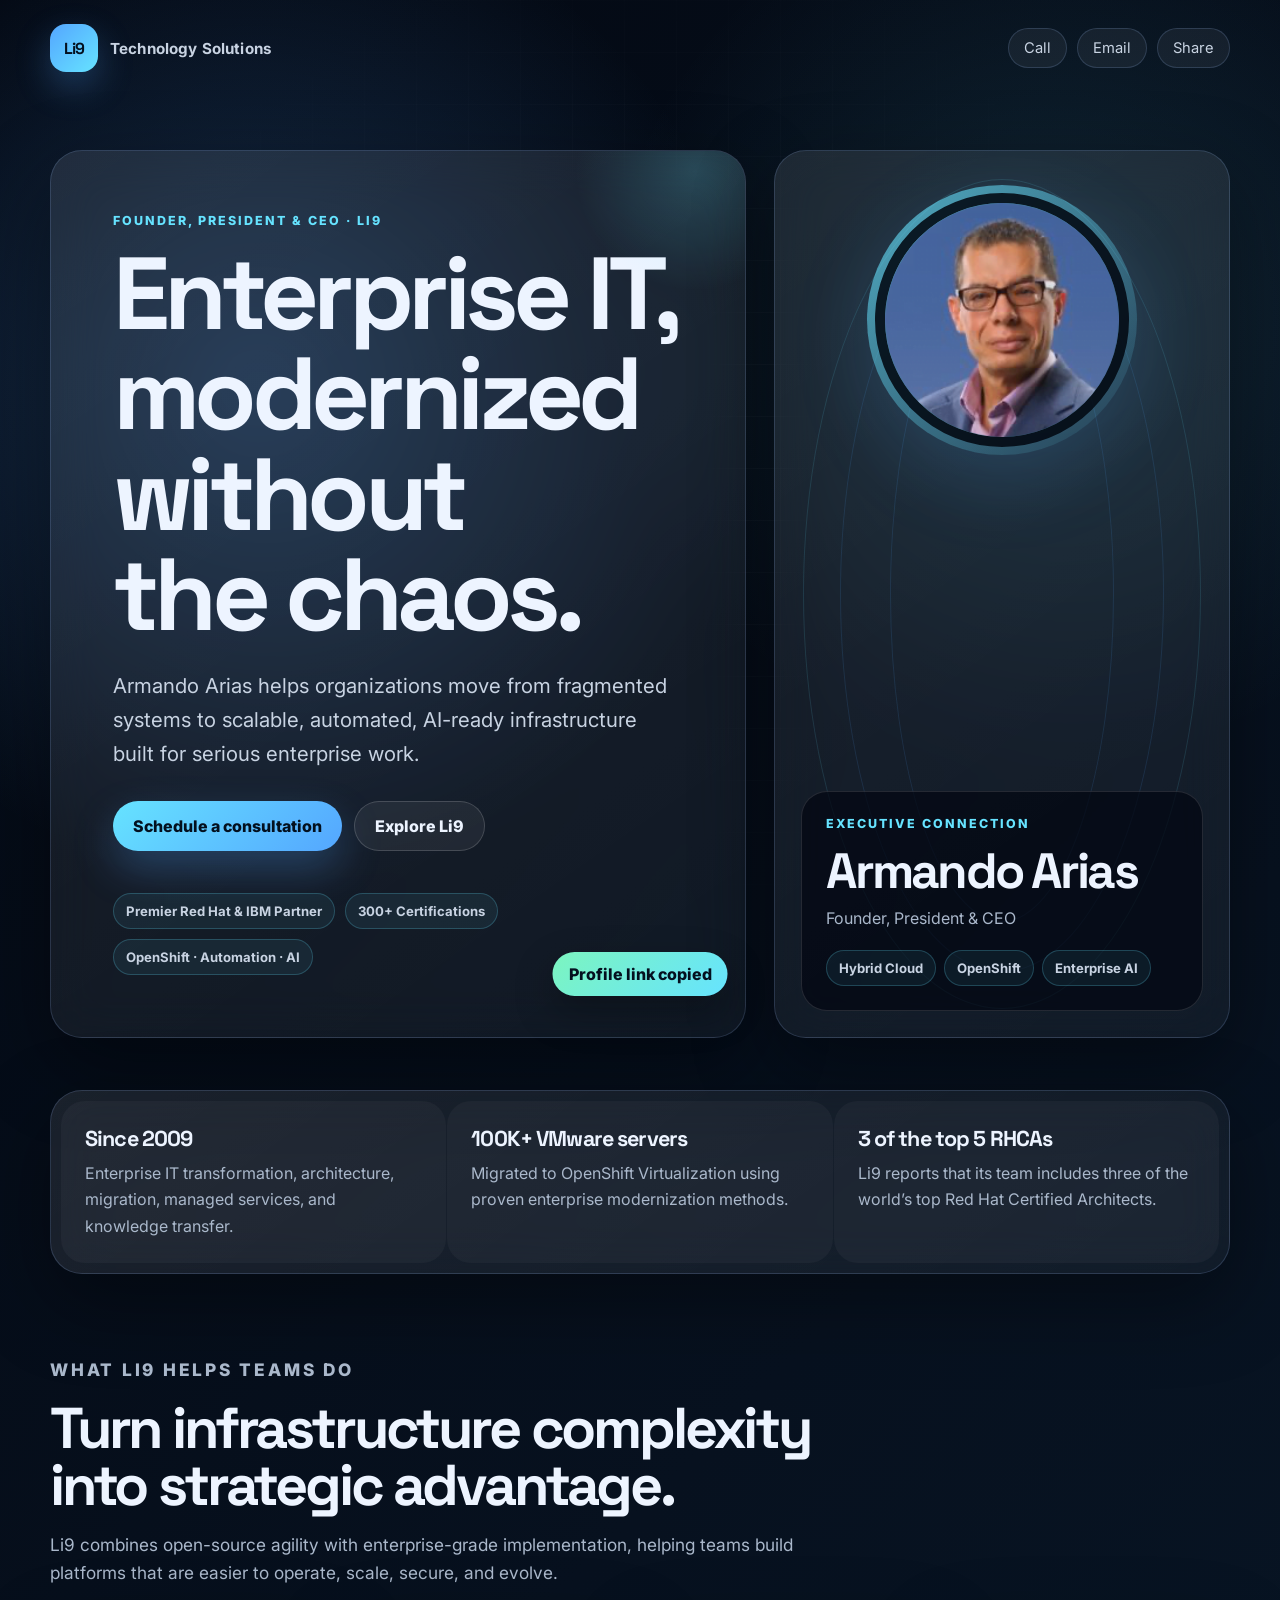
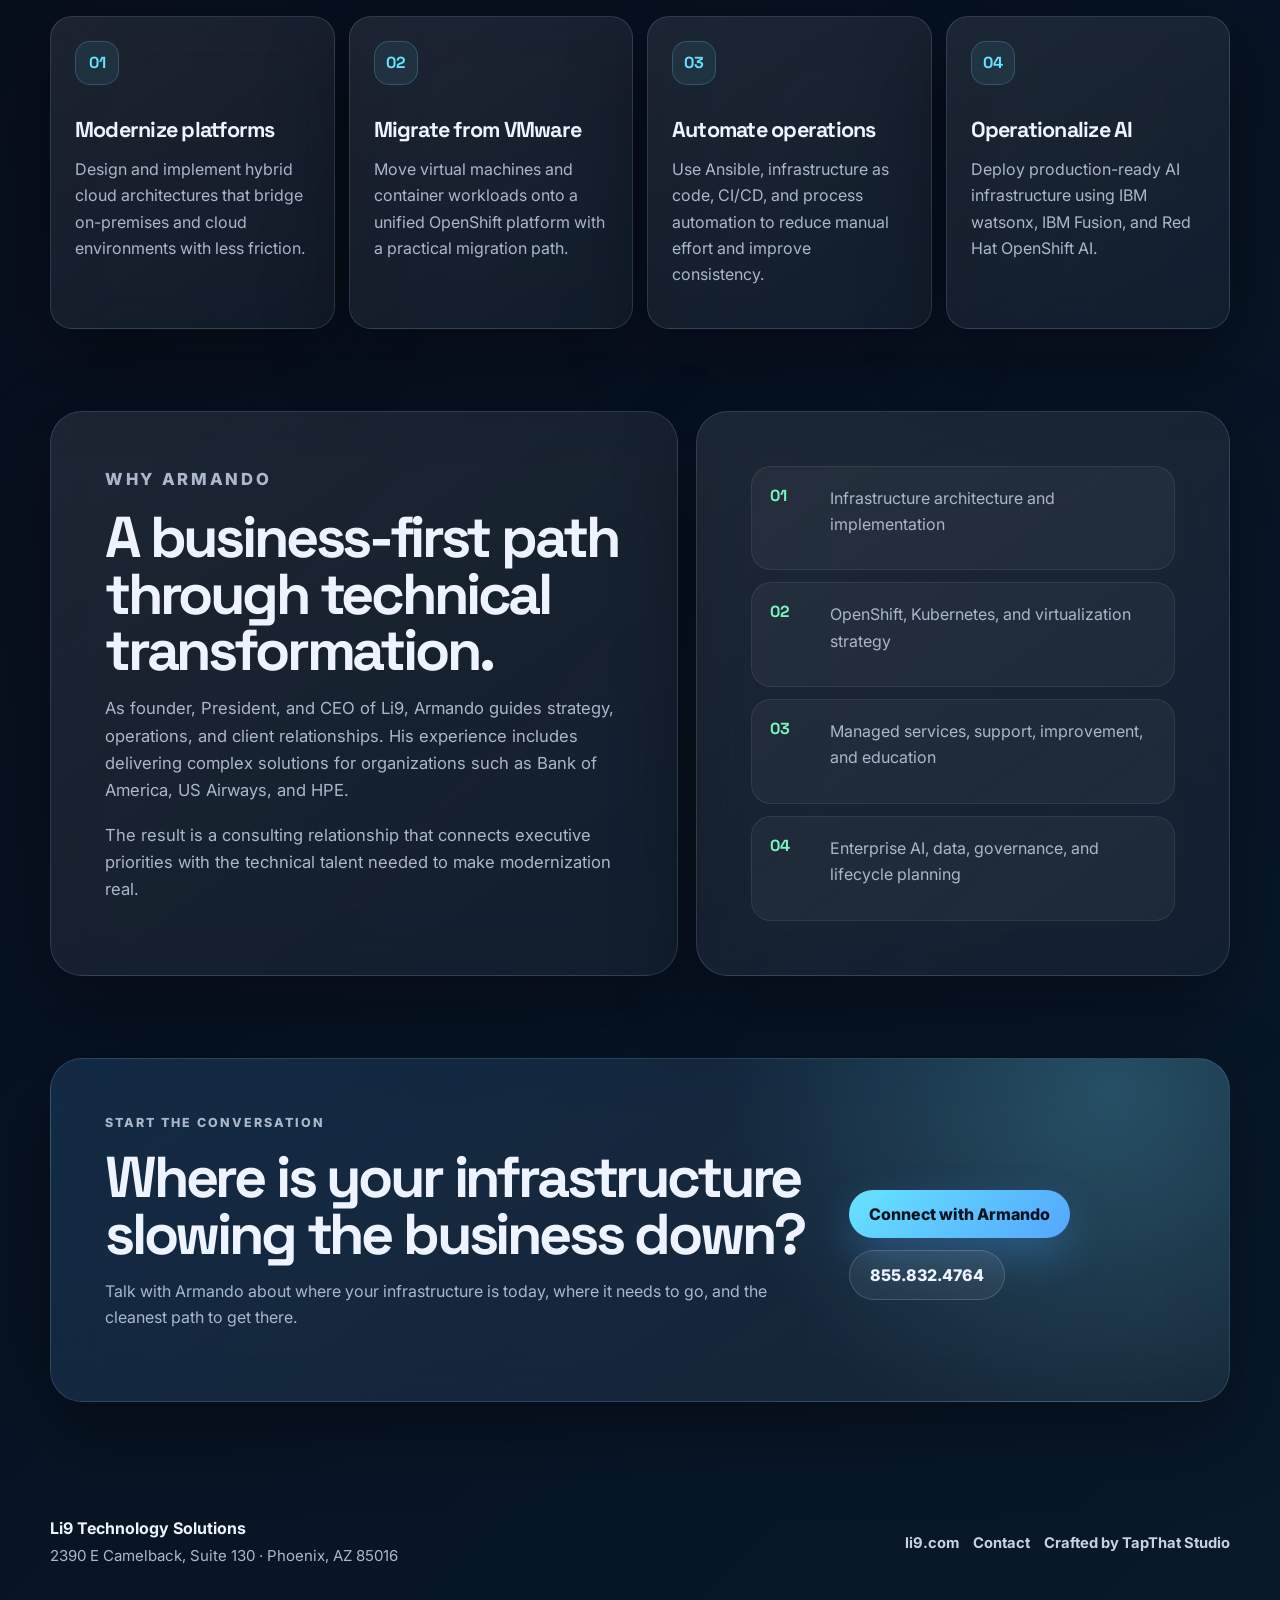
<file: Li9/index.html>
<!DOCTYPE html>
<html lang="en">
<head>
  <meta charset="UTF-8" />
  <meta name="viewport" content="width=device-width, initial-scale=1.0" />

  <meta name="description" content="Connect with Armando Arias, Founder, President & CEO of Li9 Technology Solutions. Enterprise IT modernization, OpenShift, automation, hybrid cloud, and AI-ready infrastructure." />
  <meta name="theme-color" content="#07111f" />

  <link rel="canonical" href="https://tapthatstudio.com/Li9/" />

  <meta property="og:title" content="Armando Arias | Founder, President & CEO of Li9" />
  <meta property="og:description" content="Enterprise IT modernization, OpenShift, automation, hybrid cloud, and AI-ready infrastructure with Li9 Technology Solutions." />
  <meta property="og:type" content="website" />
  <meta property="og:url" content="https://tapthatstudio.com/Li9/" />
  <meta property="og:site_name" content="Li9 Technology Solutions" />
  <meta property="og:image" content="https://tapthatstudio.com/Li9/images/armando-arias.png" />

  <meta name="twitter:card" content="summary_large_image" />

  <title>Armando Arias | Founder, President & CEO of Li9</title>

  <link rel="preconnect" href="https://fonts.googleapis.com" />
  <link rel="preconnect" href="https://fonts.gstatic.com" crossorigin />
  <link href="https://fonts.googleapis.com/css2?family=Inter:wght@400;500;600;700;800&family=Space+Grotesk:wght@500;600;700&display=swap" rel="stylesheet" />
  <link rel="stylesheet" href="css/armando-li9.css" />

  <script type="application/ld+json">
  {
    "@context": "https://schema.org",
    "@type": "Person",
    "name": "Armando Arias",
    "jobTitle": "Founder, President & CEO",
    "image": "https://tapthatstudio.com/Li9/images/armando-arias.png",
    "worksFor": {
      "@type": "Organization",
      "name": "Li9 Technology Solutions",
      "url": "https://www.li9.com/",
      "telephone": "+1-855-832-4764",
      "email": "info@li9.com",
      "address": {
        "@type": "PostalAddress",
        "streetAddress": "2390 E Camelback, Suite 130",
        "addressLocality": "Phoenix",
        "addressRegion": "AZ",
        "postalCode": "85016",
        "addressCountry": "US"
      }
    },
    "url": "https://tapthatstudio.com/Li9/",
    "sameAs": [
      "https://www.li9.com/about"
    ]
  }
  </script>
</head>
<body>
  <div class="page-shell">
    <header class="site-header" aria-label="Primary navigation">
      <a class="brand" href="https://www.li9.com/" target="_blank" rel="noopener" aria-label="Visit Li9 Technology Solutions">
        <span class="brand-mark">Li9</span>
        <span class="brand-text">Technology Solutions</span>
      </a>

      <nav class="nav-actions" aria-label="Profile actions">
        <a href="tel:+18558324764">Call</a>
        <a href="mailto:info@li9.com?subject=Consultation%20with%20Armando%20Arias">Email</a>
        <button class="share-button" type="button" aria-label="Share Armando Arias profile">Share</button>
      </nav>
    </header>

    <main>
      <section class="hero section-grid" aria-labelledby="hero-title">
        <div class="hero-copy reveal">
          <p class="eyebrow">Founder, President & CEO · Li9</p>
          <h1 id="hero-title">Enterprise IT, modernized without the chaos.</h1>
          <p class="hero-lede">
            Armando Arias helps organizations move from fragmented systems to scalable, automated, AI-ready infrastructure built for serious enterprise work.
          </p>

          <div class="hero-actions" aria-label="Primary actions">
            <a class="button primary" href="https://www.li9.com/contact" target="_blank" rel="noopener">Schedule a consultation</a>
            <a class="button secondary" href="https://www.li9.com/" target="_blank" rel="noopener">Explore Li9</a>
          </div>

          <div class="signal-row" aria-label="Li9 proof points">
            <span>Premier Red Hat & IBM Partner</span>
            <span>300+ Certifications</span>
            <span>OpenShift · Automation · AI</span>
          </div>
        </div>

        <aside class="profile-card reveal" aria-label="Armando Arias profile card">
          <div class="profile-orbit" aria-hidden="true"></div>
          <div class="avatar-frame">
            <img src="images/armando-arias.png" alt="Armando Arias" onerror="this.style.display='none'; this.parentElement.classList.add('avatar-placeholder');" />
          </div>
          <div class="profile-content">
            <p class="card-kicker">Executive connection</p>
            <h2>Armando Arias</h2>
            <p>Founder, President & CEO</p>
            <div class="profile-meta">
              <span>Hybrid Cloud</span>
              <span>OpenShift</span>
              <span>Enterprise AI</span>
            </div>
          </div>
        </aside>
      </section>

      <section class="proof-band reveal" aria-label="Li9 at a glance">
        <article>
          <strong>Since 2009</strong>
          <span>Enterprise IT transformation, architecture, migration, managed services, and knowledge transfer.</span>
        </article>
        <article>
          <strong>100K+ VMware servers</strong>
          <span>Migrated to OpenShift Virtualization using proven enterprise modernization methods.</span>
        </article>
        <article>
          <strong>3 of the top 5 RHCAs</strong>
          <span>Li9 reports that its team includes three of the world’s top Red Hat Certified Architects.</span>
        </article>
      </section>

      <section class="section-block" aria-labelledby="what-title">
        <div class="section-heading reveal">
          <p class="eyebrow">What Li9 helps teams do</p>
          <h2 id="what-title">Turn infrastructure complexity into strategic advantage.</h2>
          <p>
            Li9 combines open-source agility with enterprise-grade implementation, helping teams build platforms that are easier to operate, scale, secure, and evolve.
          </p>
        </div>

        <div class="solution-grid">
          <article class="solution-card reveal">
            <span class="card-number">01</span>
            <h3>Modernize platforms</h3>
            <p>Design and implement hybrid cloud architectures that bridge on-premises and cloud environments with less friction.</p>
          </article>

          <article class="solution-card reveal">
            <span class="card-number">02</span>
            <h3>Migrate from VMware</h3>
            <p>Move virtual machines and container workloads onto a unified OpenShift platform with a practical migration path.</p>
          </article>

          <article class="solution-card reveal">
            <span class="card-number">03</span>
            <h3>Automate operations</h3>
            <p>Use Ansible, infrastructure as code, CI/CD, and process automation to reduce manual effort and improve consistency.</p>
          </article>

          <article class="solution-card reveal">
            <span class="card-number">04</span>
            <h3>Operationalize AI</h3>
            <p>Deploy production-ready AI infrastructure using IBM watsonx, IBM Fusion, and Red Hat OpenShift AI.</p>
          </article>
        </div>
      </section>

      <section class="split-section" aria-labelledby="armando-title">
        <div class="glass-panel reveal">
          <p class="eyebrow">Why Armando</p>
          <h2 id="armando-title">A business-first path through technical transformation.</h2>
          <p>
            As founder, President, and CEO of Li9, Armando guides strategy, operations, and client relationships. His experience includes delivering complex solutions for organizations such as Bank of America, US Airways, and HPE.
          </p>
          <p>
            The result is a consulting relationship that connects executive priorities with the technical talent needed to make modernization real.
          </p>
        </div>

        <div class="capability-stack reveal" aria-label="Capabilities">
          <div>
            <span>01</span>
            <p>Infrastructure architecture and implementation</p>
          </div>
          <div>
            <span>02</span>
            <p>OpenShift, Kubernetes, and virtualization strategy</p>
          </div>
          <div>
            <span>03</span>
            <p>Managed services, support, improvement, and education</p>
          </div>
          <div>
            <span>04</span>
            <p>Enterprise AI, data, governance, and lifecycle planning</p>
          </div>
        </div>
      </section>

      <section class="cta-section reveal" aria-labelledby="cta-title">
        <div>
          <p class="eyebrow">Start the conversation</p>
          <h2 id="cta-title">Where is your infrastructure slowing the business down?</h2>
          <p>
            Talk with Armando about where your infrastructure is today, where it needs to go, and the cleanest path to get there.
          </p>
        </div>
        <div class="cta-actions">
          <a class="button primary" href="mailto:info@li9.com?subject=Consultation%20with%20Armando%20Arias">Connect with Armando</a>
          <a class="button secondary" href="tel:+18558324764">855.832.4764</a>
        </div>
      </section>
    </main>

    <footer class="site-footer">
      <div>
        <strong>Li9 Technology Solutions</strong>
        <p>2390 E Camelback, Suite 130 · Phoenix, AZ 85016</p>
      </div>
      <div class="footer-links">
        <a href="https://www.li9.com/" target="_blank" rel="noopener">li9.com</a>
        <a href="https://www.li9.com/contact" target="_blank" rel="noopener">Contact</a>
        <a href="https://tapthatstudio.com/" target="_blank" rel="noopener">Crafted by TapThat Studio</a>
      </div>
    </footer>
  </div>

  <div class="toast" role="status" aria-live="polite">Profile link copied</div>

  <script src="js/armando-li9.js" defer></script>
</body>
</html>
</file>
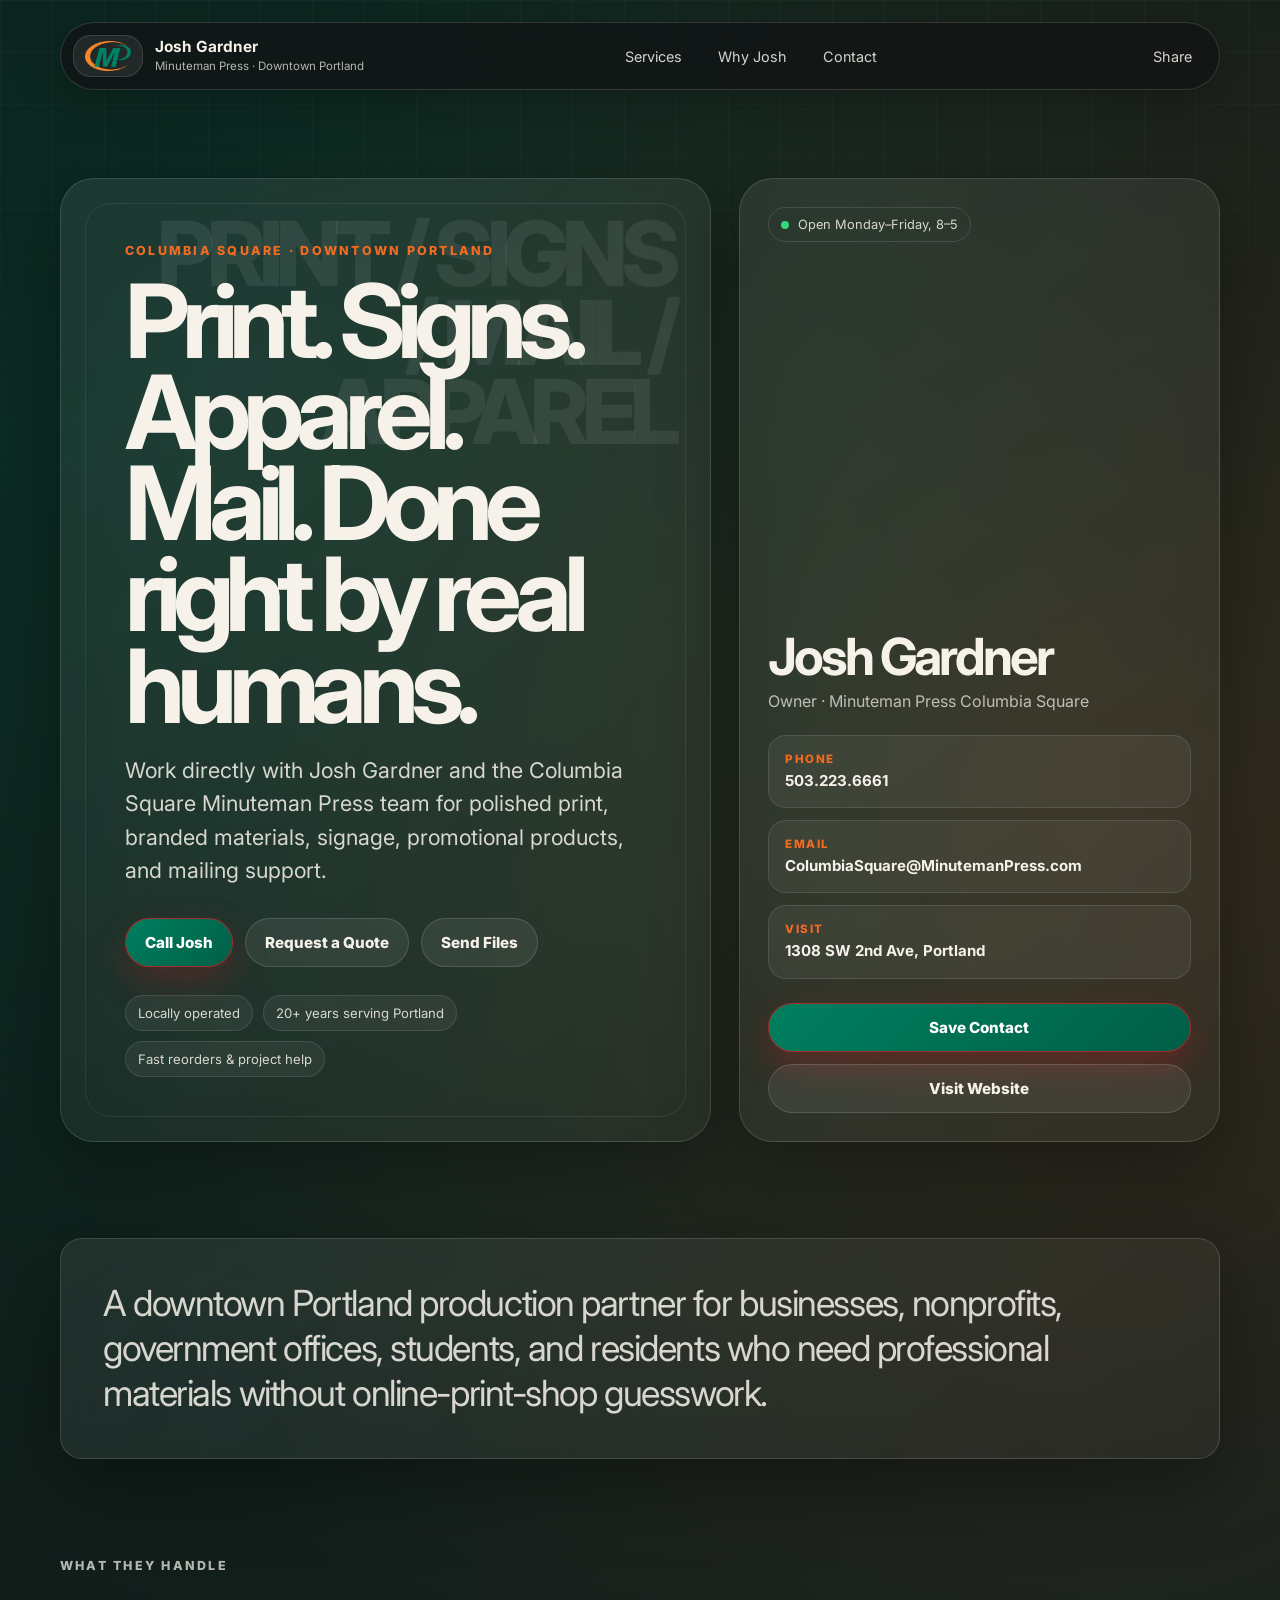
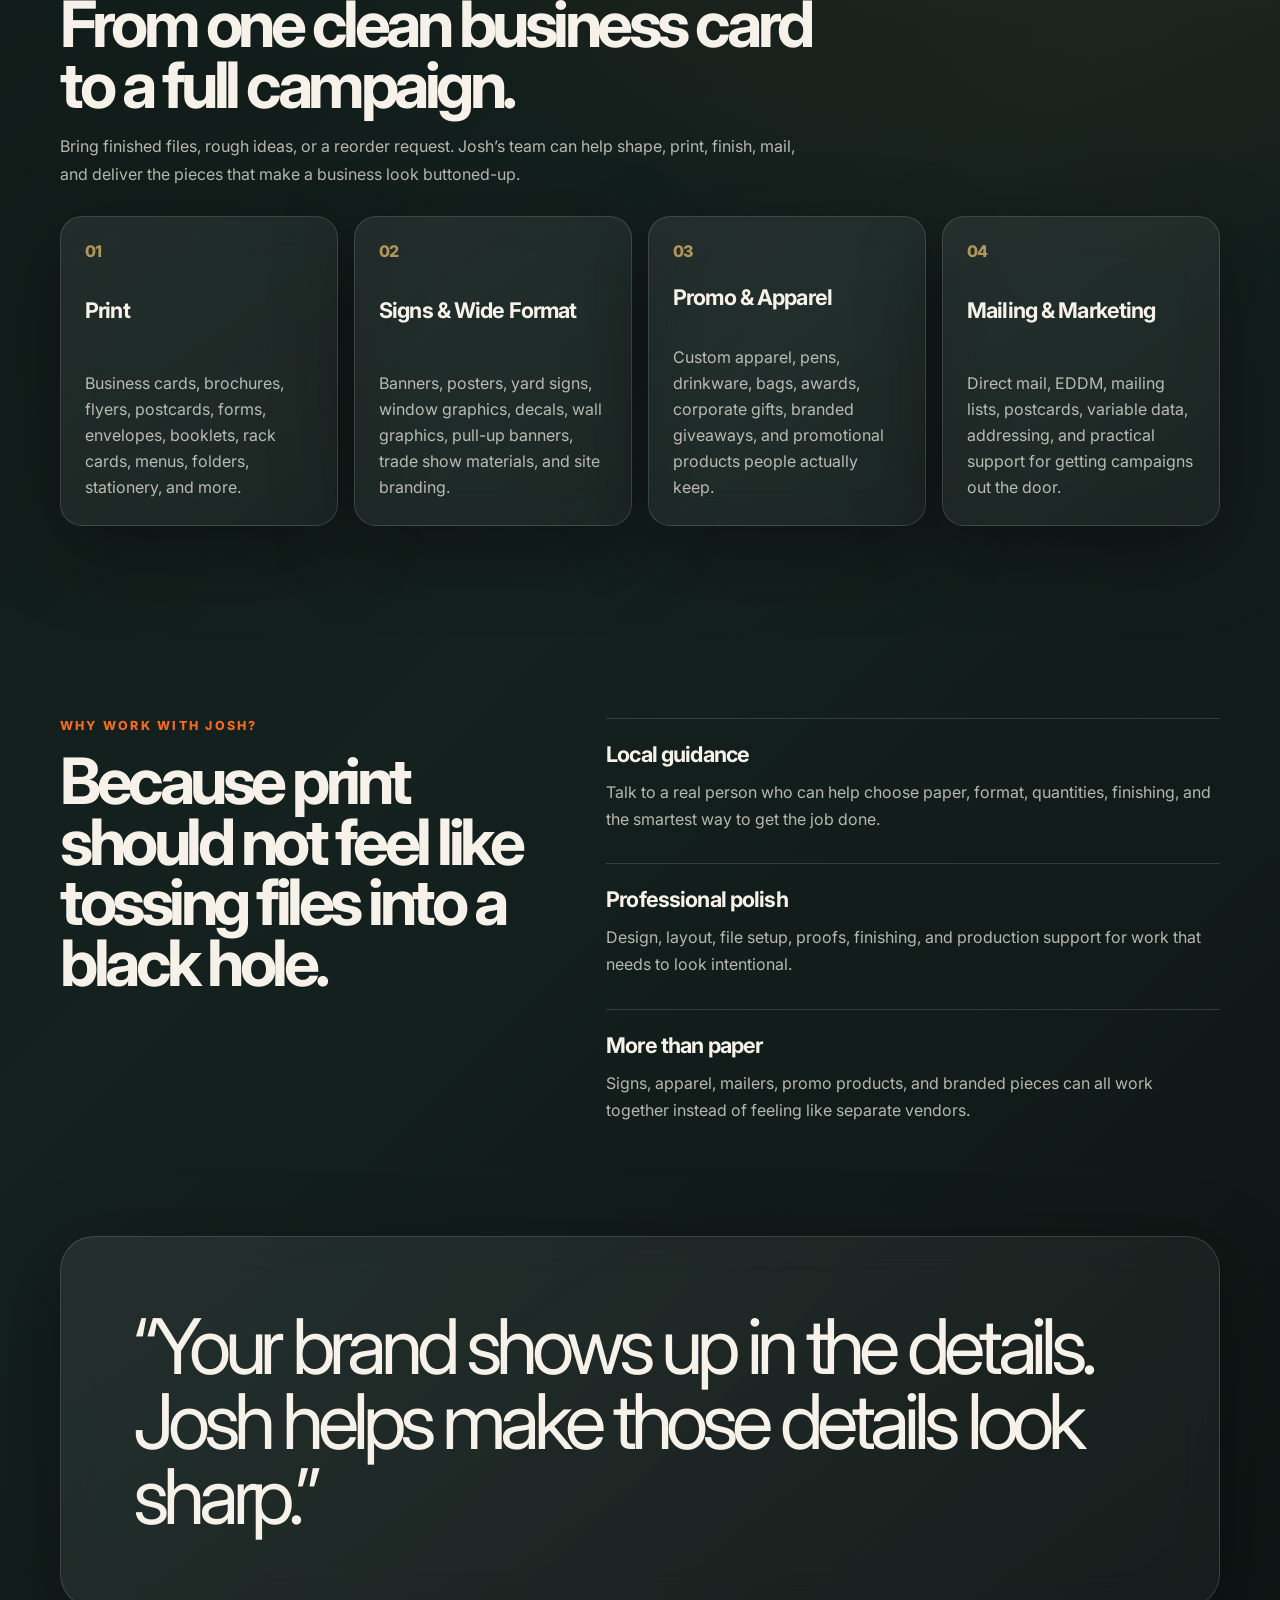
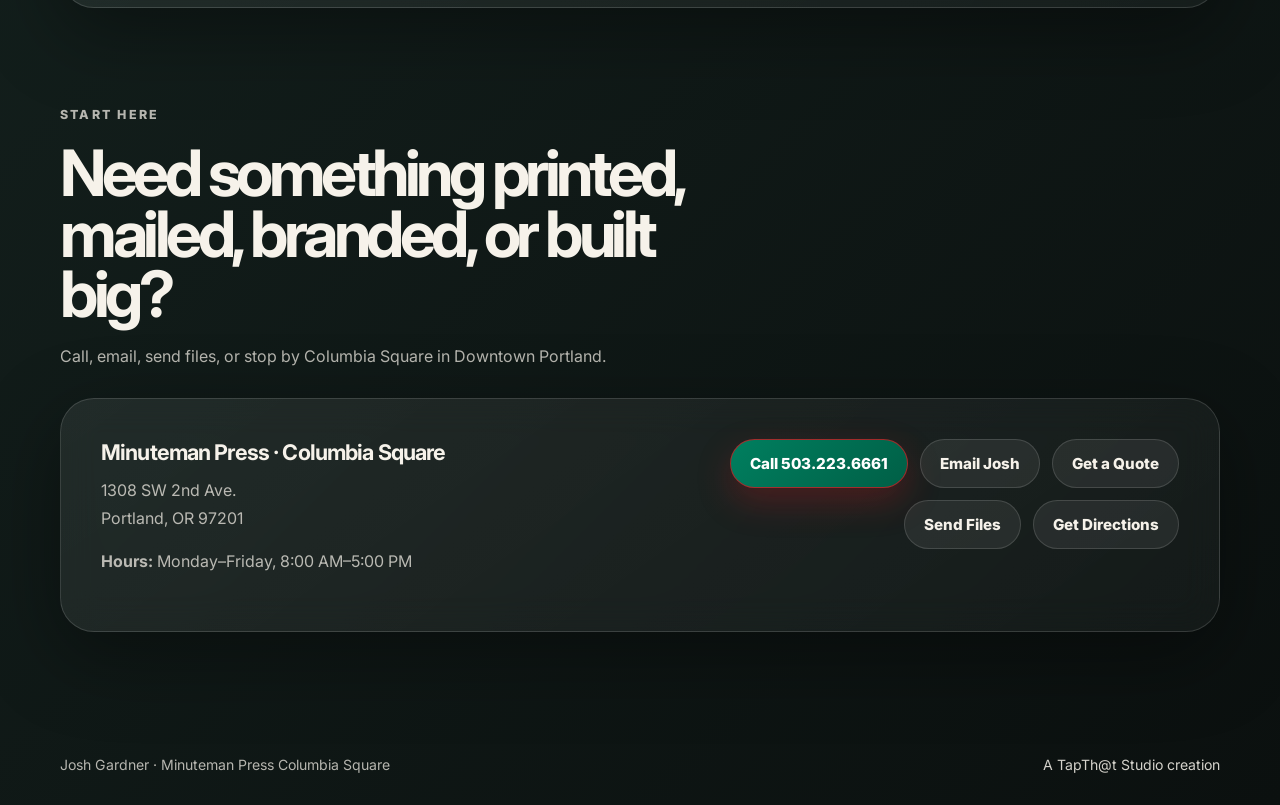
<file: MinuteManPress/index.html>
<!DOCTYPE html>
<html lang="en">
<head>
  <meta charset="UTF-8" />
  <meta name="viewport" content="width=device-width, initial-scale=1.0" />
  <meta name="description" content="Josh Gardner, Owner of Minuteman Press Columbia Square in Downtown Portland. Print, signs, apparel, promotional products, design, and mailing services." />
  <title>Josh Gardner | Minuteman Press Downtown Portland</title>

  <meta property="og:title" content="Josh Gardner | Minuteman Press Downtown Portland" />
  <meta property="og:description" content="Downtown Portland print, signs, apparel, promotional products, design, and mailing support — handled by real humans." />
  <meta property="og:type" content="website" />
  <meta property="og:image" content="assets/og-image.jpg" />

  <link rel="preconnect" href="https://fonts.googleapis.com" />
  <link rel="preconnect" href="https://fonts.gstatic.com" crossorigin />
  <link href="https://fonts.googleapis.com/css2?family=Inter:wght@400;500;600;700;800&display=swap" rel="stylesheet" />
  <link rel="stylesheet" href="styles.css" />
</head>
<body>
  <div class="page-shell">
    <header class="site-header" data-reveal>
      <a class="brand" href="#top" aria-label="Josh Gardner landing page home">
        <span class="brand-mark logo-mark">
          <img src="assets/minuteman-logo.png" alt="JG" />
        </span>
        <span class="brand-text">
          <strong>Josh Gardner</strong>
          <span>Minuteman Press · Downtown Portland</span>
        </span>
      </a>

      <nav class="nav-links" aria-label="Page navigation">
        <a href="#services">Services</a>
        <a href="#why">Why Josh</a>
        <a href="#contact">Contact</a>
      </nav>

      <button class="share-button" type="button" data-share-page>
        Share
      </button>
    </header>

    <main id="top">
      <section class="hero section-pad">
        <div class="hero-grid">
          <div class="hero-copy" data-reveal>
            <p class="eyebrow">Columbia Square · Downtown Portland</p>
            <h1>Print. Signs. Apparel. Mail. Done right by real humans.</h1>
            <p class="hero-lede">
              Work directly with Josh Gardner and the Columbia Square Minuteman Press team for polished print, branded materials, signage, promotional products, and mailing support.
            </p>

            <div class="hero-actions" aria-label="Primary actions">
              <a class="button button-primary" href="tel:5032236661">Call Josh</a>
              <a class="button button-secondary" href="mailto:ColumbiaSquare@MinutemanPress.com?subject=Print%20Project%20Inquiry">Request a Quote</a>
              <a class="button button-secondary" href="https://minuteman.com/us/locations/or/portland24/send-files" target="_blank" rel="noopener">Send Files</a>
            </div>

            <div class="hero-meta" aria-label="Business highlights">
              <span>Locally operated</span>
              <span>20+ years serving Portland</span>
              <span>Fast reorders & project help</span>
            </div>
          </div>

          <aside class="contact-card glass-card" data-reveal>
            <div class="status-pill">
              <span class="pulse-dot"></span>
              Open Monday–Friday, 8–5
            </div>
            <h2>Josh Gardner</h2>
            <p class="role">Owner · Minuteman Press Columbia Square</p>

            <div class="contact-list">
              <a href="tel:5032236661">
                <span>Phone</span>
                <strong>503.223.6661</strong>
              </a>
              <a href="mailto:ColumbiaSquare@MinutemanPress.com">
                <span>Email</span>
                <strong>ColumbiaSquare@MinutemanPress.com</strong>
              </a>
              <a href="https://maps.google.com/?q=1308%20SW%202nd%20Ave%20Portland%20OR%2097201" target="_blank" rel="noopener">
                <span>Visit</span>
                <strong>1308 SW 2nd Ave, Portland</strong>
              </a>
            </div>

            <div class="card-actions">
              <a class="button button-primary full" href="josh-gardner-minuteman.vcf" download>Save Contact</a>
              <a class="button button-ghost full" href="https://minuteman.com/us/locations/or/portland24/" target="_blank" rel="noopener">Visit Website</a>
            </div>
          </aside>
        </div>
      </section>

      <section class="intro-strip" data-reveal>
        <p>
          A downtown Portland production partner for businesses, nonprofits, government offices, students, and residents who need professional materials without online-print-shop guesswork.
        </p>
      </section>

      <section id="services" class="section-pad services-section">
        <div class="section-heading" data-reveal>
          <p class="eyebrow">What they handle</p>
          <h2>From one clean business card to a full campaign.</h2>
          <p>
            Bring finished files, rough ideas, or a reorder request. Josh’s team can help shape, print, finish, mail, and deliver the pieces that make a business look buttoned-up.
          </p>
        </div>

        <div class="service-grid">
          <article class="service-card" data-reveal>
            <span class="service-number">01</span>
            <h3>Print</h3>
            <p>Business cards, brochures, flyers, postcards, forms, envelopes, booklets, rack cards, menus, folders, stationery, and more.</p>
          </article>
          <article class="service-card" data-reveal>
            <span class="service-number">02</span>
            <h3>Signs & Wide Format</h3>
            <p>Banners, posters, yard signs, window graphics, decals, wall graphics, pull-up banners, trade show materials, and site branding.</p>
          </article>
          <article class="service-card" data-reveal>
            <span class="service-number">03</span>
            <h3>Promo & Apparel</h3>
            <p>Custom apparel, pens, drinkware, bags, awards, corporate gifts, branded giveaways, and promotional products people actually keep.</p>
          </article>
          <article class="service-card" data-reveal>
            <span class="service-number">04</span>
            <h3>Mailing & Marketing</h3>
            <p>Direct mail, EDDM, mailing lists, postcards, variable data, addressing, and practical support for getting campaigns out the door.</p>
          </article>
        </div>
      </section>

      <section id="why" class="section-pad split-section">
        <div class="split-copy" data-reveal>
          <p class="eyebrow">Why work with Josh?</p>
          <h2>Because print should not feel like tossing files into a black hole.</h2>
        </div>

        <div class="reason-list" data-reveal>
          <div>
            <h3>Local guidance</h3>
            <p>Talk to a real person who can help choose paper, format, quantities, finishing, and the smartest way to get the job done.</p>
          </div>
          <div>
            <h3>Professional polish</h3>
            <p>Design, layout, file setup, proofs, finishing, and production support for work that needs to look intentional.</p>
          </div>
          <div>
            <h3>More than paper</h3>
            <p>Signs, apparel, mailers, promo products, and branded pieces can all work together instead of feeling like separate vendors.</p>
          </div>
        </div>
      </section>

      <section class="quote-section" data-reveal>
        <blockquote>
          “Your brand shows up in the details. Josh helps make those details look sharp.”
        </blockquote>
      </section>

      <section id="contact" class="section-pad contact-section">
        <div class="section-heading compact" data-reveal>
          <p class="eyebrow">Start here</p>
          <h2>Need something printed, mailed, branded, or built big?</h2>
          <p>Call, email, send files, or stop by Columbia Square in Downtown Portland.</p>
        </div>

        <div class="contact-panel" data-reveal>
          <div class="contact-details">
            <h3>Minuteman Press · Columbia Square</h3>
            <p>1308 SW 2nd Ave.<br />Portland, OR 97201</p>
            <p><strong>Hours:</strong> Monday–Friday, 8:00 AM–5:00 PM</p>
          </div>

          <div class="contact-buttons">
            <a class="button button-primary" href="tel:5032236661">Call 503.223.6661</a>
            <a class="button button-secondary" href="mailto:ColumbiaSquare@MinutemanPress.com?subject=Print%20Project%20Inquiry">Email Josh</a>
            <a class="button button-secondary" href="https://minuteman.com/us/locations/or/portland24/quote" target="_blank" rel="noopener">Get a Quote</a>
            <a class="button button-secondary" href="https://minuteman.com/us/locations/or/portland24/send-files" target="_blank" rel="noopener">Send Files</a>
            <a class="button button-secondary" href="https://maps.google.com/?q=1308%20SW%202nd%20Ave%20Portland%20OR%2097201" target="_blank" rel="noopener">Get Directions</a>
          </div>
        </div>
      </section>
    </main>

    <footer class="site-footer">
      <p>Josh Gardner · Minuteman Press Columbia Square</p>
      <a href="https://tapthatstudio.com/" target="_blank" rel="noopener">A TapTh@t Studio creation</a>
    </footer>
  </div>

  <div class="toast" data-toast role="status" aria-live="polite"></div>

  <script src="script.js"></script>
</body>
</html>
</file>
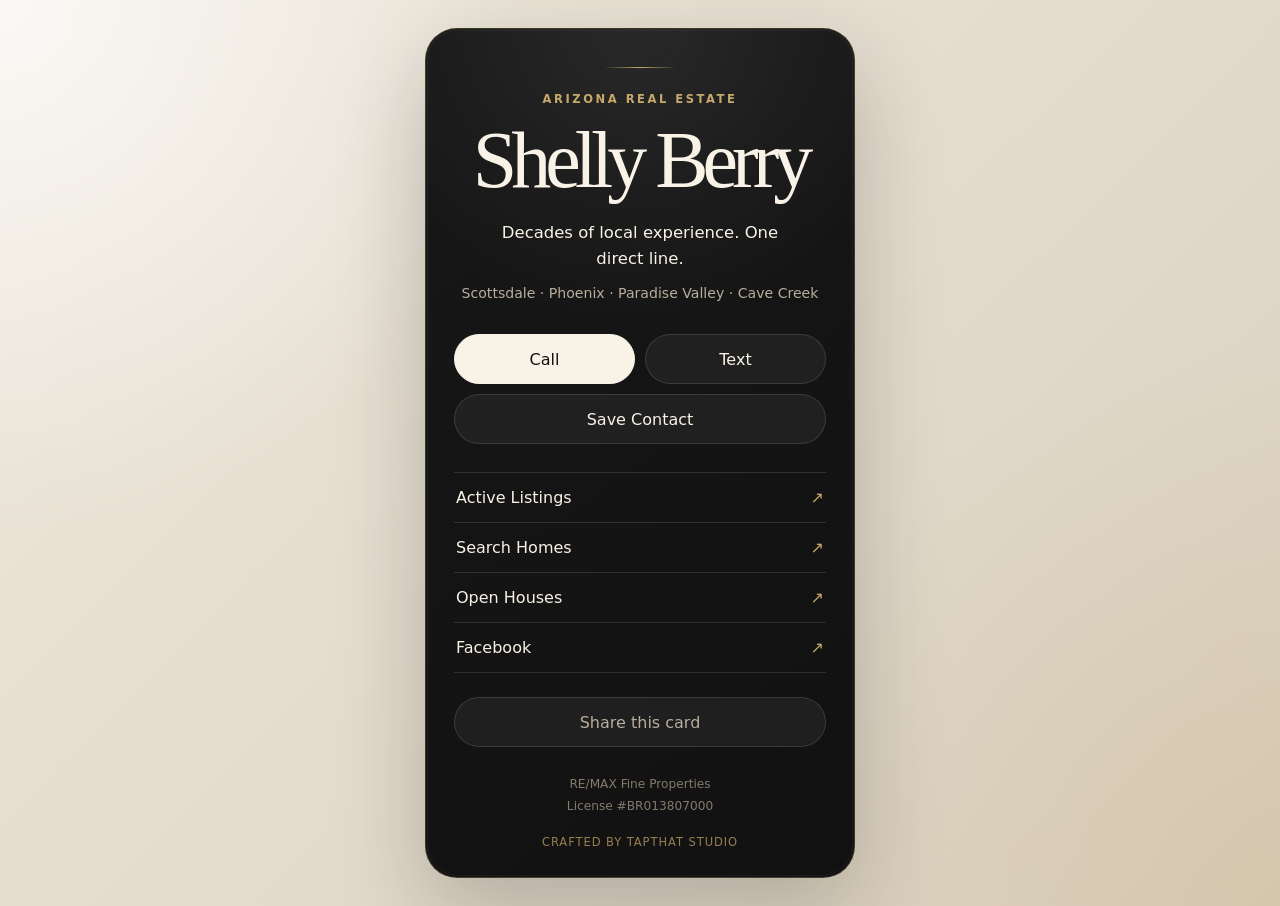
<file: ShellyBerry/index.html>
<!DOCTYPE html>
<html lang="en">
<head>
  <meta charset="UTF-8" />
  <meta name="viewport" content="width=device-width, initial-scale=1.0" />

  <title>Shelly Berry | Arizona Real Estate</title>
  <meta
    name="description"
    content="Shelly Berry, longtime Arizona real estate broker with RE/MAX Fine Properties. View active listings, open houses, or get in touch."
  />

  <link rel="stylesheet" href="./styles.css" />
</head>
<body>
  <main class="page-shell">
    <section class="card" aria-labelledby="agent-name">
      <div class="gold-line" aria-hidden="true"></div>

      <p class="eyebrow">Arizona Real Estate</p>

      <h1 id="agent-name">Shelly Berry</h1>

      <p class="subtitle">
        Decades of local experience. One direct line.
      </p>

      <p class="details">
        Scottsdale · Phoenix · Paradise Valley · Cave Creek
      </p>

      <div class="actions actions-three" aria-label="Primary actions">
        <a class="button button-primary action-item" href="tel:16026226312">
          Call
        </a>

        <a class="button action-item" href="sms:16026226312">
          Text
        </a>

        <a class="button action-item" href="./shelly-berry.vcf" download>
          Save Contact
        </a>
      </div>

      <nav class="link-list" aria-label="Shelly Berry links">
        <a class="link-item" href="https://www.azcityhome.com/active-listings" target="_blank" rel="noopener">
          Active Listings
          <span>↗</span>
        </a>

        <a class="link-item" href="https://www.azcityhome.com/quick-search" target="_blank" rel="noopener">
          Search Homes
          <span>↗</span>
        </a>

        <a class="link-item" href="https://www.azcityhome.com/idx/search/homes-for-sale/any/any+_open" target="_blank" rel="noopener">
          Open Houses
          <span>↗</span>
        </a>

        <a class="link-item" href="https://www.facebook.com/shellyberry602/" target="_blank" rel="noopener">
          Facebook
          <span>↗</span>
        </a>
      </nav>

      <button class="share-button share-item" type="button" id="shareButton">
        Share this card
      </button>

      <footer>
        <p>RE/MAX Fine Properties</p>
        <p>License #BR013807000</p>
      
        <a class="studio-credit" href="../index.html">
          Crafted by TapThat Studio
        </a>
      </footer>
    </section>
  </main>

  <script src="./script.js"></script>
</body>
</html>
</file>
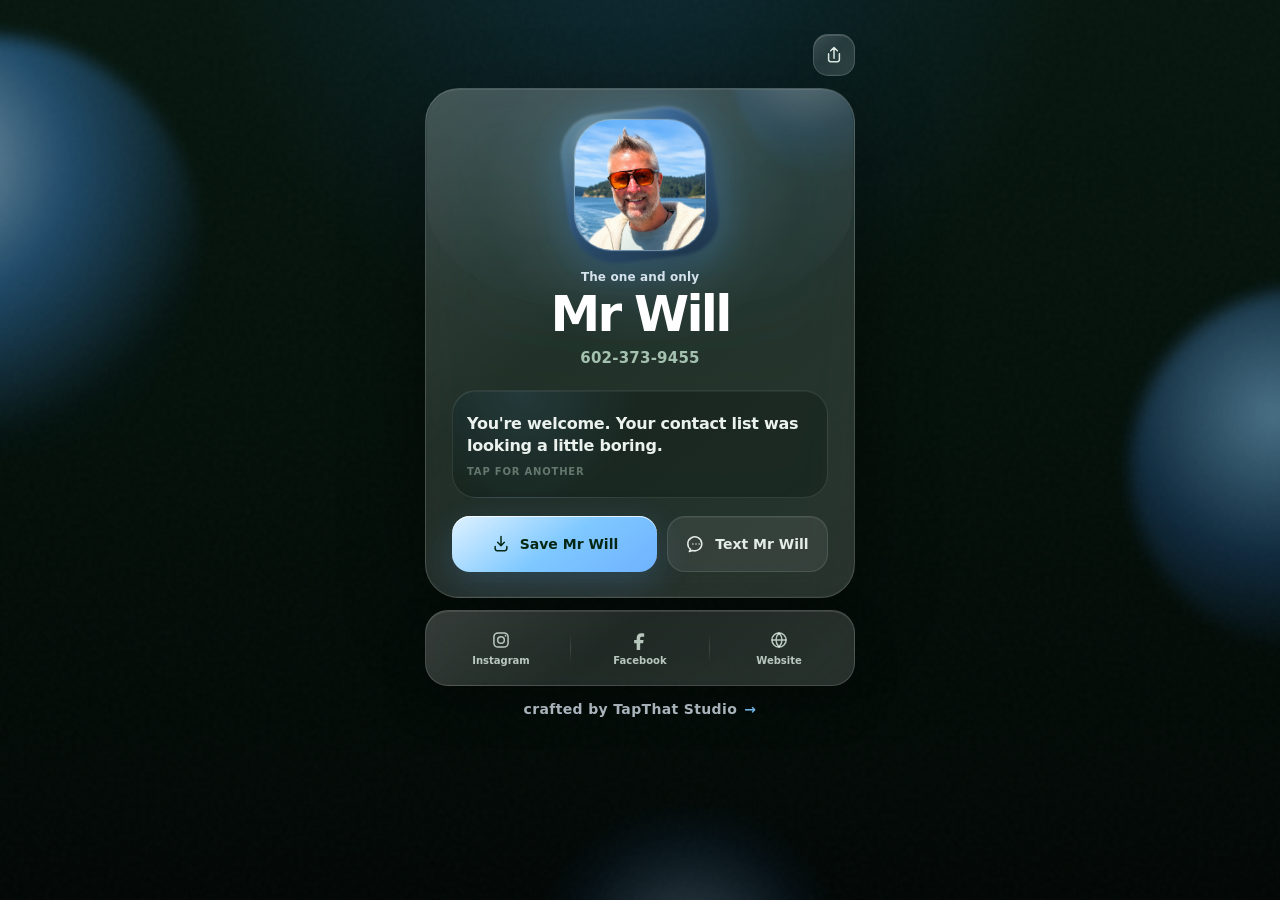
<file: tap/mrwill/index.html>
<!doctype html>
<html lang="en">
<head>
  <meta charset="utf-8">
  <meta name="viewport" content="width=device-width, initial-scale=1, viewport-fit=cover">
  <meta name="theme-color" content="#07150f">
  <meta name="color-scheme" content="dark">

  <title>Mr Will — One Tap Away</title>
  <meta name="description" content="Mr Will. Now conveniently available in your phone.">
  <meta property="og:url" content="https://tapthatstudio.com/tap/mrwill/">
  <meta property="og:image" content="https://tapthatstudio.com/tap/mrwill/mr-will-share.png">
  <meta property="og:image:width" content="1200">
  <meta property="og:image:height" content="630">
  <meta property="og:image:alt" content="Mr Will — Congratulations. Your phone book just got 10x cooler.">
  <meta name="twitter:image" content="https://tapthatstudio.com/tap/mrwill/mr-will-share.png">

  <meta property="og:type" content="profile">
  <meta property="og:title" content="Mr Will — One Tap Away">
  <meta property="og:description" content="Congratulations. Your contact list just got better.">
  <meta property="og:site_name" content="Mr Will">

  <meta name="twitter:card" content="summary_large_image">
  <meta name="twitter:title" content="Mr Will — One Tap Away">
  <meta name="twitter:description" content="Congratulations. Your contact list just got better.">

  <link rel="canonical" href="https://tapthatstudio.com/tap/mrwill/">
  <link rel="stylesheet" href="styles.css?v=20260814-blue1">
  <script src="script.js?v=20260814-blue1" defer></script>
</head>
<body>
  <div class="ambient" aria-hidden="true">
    <span class="orb orb-one"></span>
    <span class="orb orb-two"></span>
    <span class="orb orb-three"></span>
    <span class="noise"></span>
  </div>

  <main class="page-shell">
    <section class="experience" aria-label="Mr Will contact card">
      <header class="topbar">
        <button class="icon-button glass-control" id="shareButton" type="button" aria-label="Share Mr Will's page">
          <svg viewBox="0 0 24 24" aria-hidden="true">
            <path d="M12 16V3m0 0 4 4m-4-4-4 4M5.5 10.5v7A2.5 2.5 0 0 0 8 20h8a2.5 2.5 0 0 0 2.5-2.5v-7"/>
          </svg>
        </button>
      </header>

      <article class="hero-card glass-panel" id="top">
        <div class="specular" aria-hidden="true"></div>

        <div class="party-pill">
          <span class="pulse-dot"></span>
          PARTY MODE
        </div>

        <div class="avatar-wrap">
          <div class="avatar-liquid"></div>
          <img class="avatar-photo" src="mr-will.png" alt="Mr Will">
        </div>

        <div class="identity">
          <p class="eyebrow">The one and only</p>
          <h1>Mr Will</h1>
          <a class="phone-link" href="tel:+16023739455">602-373-9455</a>
        </div>

        <button class="tagline-card" id="taglineButton" type="button" aria-label="Show another Mr Will tagline">
          <span id="tagline" aria-live="polite">Congratulations. Your phone book just got 10x cooler.</span>
          <span class="refresh-hint">tap for another</span>
        </button>

        <div class="actions">
          <a class="action primary" href="Mr-Will.vcf">
            <svg viewBox="0 0 24 24" aria-hidden="true">
              <path d="M12 3v11m0 0 4-4m-4 4-4-4M5 15v2.5A2.5 2.5 0 0 0 7.5 20h9a2.5 2.5 0 0 0 2.5-2.5V15"/>
            </svg>
            <span>Save Mr Will</span>
          </a>

          <a class="action secondary" href="sms:+16023739455">
            <svg viewBox="0 0 24 24" aria-hidden="true">
              <path d="M5.5 18.5 4 21l4-1.2a8.4 8.4 0 1 0-2.5-1.3Z"/>
              <path d="M8.25 12h.01M12 12h.01M15.75 12h.01"/>
            </svg>
            <span>Text Mr Will</span>
          </a>
        </div>
      </article>

      <footer class="social-dock glass-panel" aria-label="Mr Will's social links">
        <a class="social-link" href="https://www.instagram.com/simplywill" target="_blank" rel="noopener noreferrer" aria-label="Mr Will on Instagram">
          <svg viewBox="0 0 24 24" aria-hidden="true">
            <rect x="3.5" y="3.5" width="17" height="17" rx="5"/>
            <circle cx="12" cy="12" r="4"/>
            <circle class="fill-dot" cx="17.4" cy="6.8" r="1"/>
          </svg>
          <span>Instagram</span>
        </a>

        <span class="dock-divider" aria-hidden="true"></span>

        <a class="social-link" href="https://www.facebook.com/simplywill" target="_blank" rel="noopener noreferrer" aria-label="Mr Will on Facebook">
          <svg viewBox="0 0 24 24" aria-hidden="true">
            <path d="M14.5 8H17V4.3c-.5-.1-1.9-.3-3.5-.3C10.2 4 8 6 8 9.6V12H5v4h3v8h4.2v-8h3.5l.6-4h-4.1V10c0-1.2.3-2 2.3-2Z"/>
          </svg>
          <span>Facebook</span>
        </a>

        <span class="dock-divider" aria-hidden="true"></span>

        <a class="social-link" href="https://tapthatstudio.com" target="_blank" rel="noopener noreferrer" aria-label="Mr Will's website">
          <svg viewBox="0 0 24 24" aria-hidden="true">
            <circle cx="12" cy="12" r="8.5"/>
            <path d="M3.8 12h16.4M12 3.5c2.3 2.4 3.6 5.3 3.6 8.5s-1.3 6.1-3.6 8.5c-2.3-2.4-3.6-5.3-3.6-8.5S9.7 5.9 12 3.5Z"/>
          </svg>
          <span>Website</span>
        </a>
      </footer>

      <p class="studio-credit"><a href="https://tapthatstudio.com" target="_blank" rel="noopener noreferrer">crafted by TapThat Studio <span aria-hidden="true">→</span></a></p>
    </section>
  </main>

  <div class="toast" id="toast" role="status" aria-live="polite">Link copied</div>
</body>
</html>
</file>
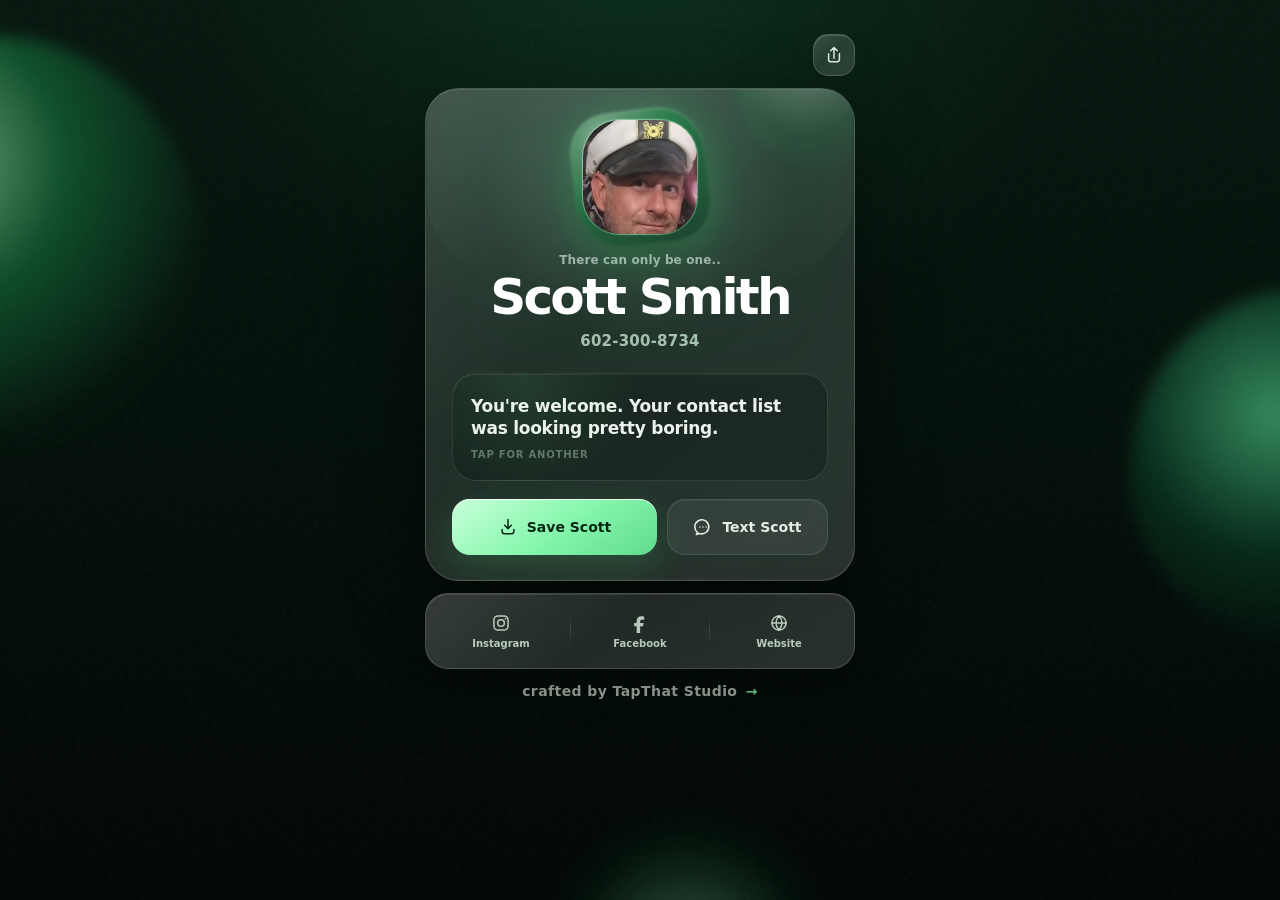
<file: tap/scottsmith/index.html>
<!doctype html>
<html lang="en">
<head>
  <meta charset="utf-8">
  <meta name="viewport" content="width=device-width, initial-scale=1, viewport-fit=cover">
  <meta name="theme-color" content="#07150f">
  <meta name="color-scheme" content="dark">

  <title>Scott Smith — One Tap Away</title>
  <meta name="description" content="Scott Smith. Now conveniently available in your phone.">
  <meta property="og:url" content="https://tapthatstudio.com/tap/scottsmith/">
  <meta property="og:image" content="https://tapthatstudio.com/tap/scottsmith/scott-smith-share.png">
  <meta property="og:image:width" content="1200">
  <meta property="og:image:height" content="630">
  <meta property="og:image:alt" content="Scott Smith — Congratulations. Your phone book just got 10x cooler.">
  <meta name="twitter:image" content="https://tapthatstudio.com/tap/scottsmith/scott-smith-share.png">

  <meta property="og:type" content="profile">
  <meta property="og:title" content="Scott Smith — One Tap Away">
  <meta property="og:description" content="Congratulations. Your contact list just got better.">
  <meta property="og:site_name" content="Scott Smith">

  <meta name="twitter:card" content="summary_large_image">
  <meta name="twitter:title" content="Scott Smith — One Tap Away">
  <meta name="twitter:description" content="Congratulations. Your contact list just got better.">

  <link rel="canonical" href="https://tapthatstudio.com/tap/scottsmith/">
  <link rel="stylesheet" href="styles.css?v=20260814-iphonefix3">
  <script src="script.js?v=20261016-vacation" defer></script>
</head>
<body>
  <div class="ambient" aria-hidden="true">
    <span class="orb orb-one"></span>
    <span class="orb orb-two"></span>
    <span class="orb orb-three"></span>
    <span class="noise"></span>
  </div>

  <main class="page-shell">
    <section class="experience" aria-label="Scott Smith contact card">
      <header class="topbar">
        <button class="icon-button glass-control" id="shareButton" type="button" aria-label="Share Scott's page">
          <svg viewBox="0 0 24 24" aria-hidden="true">
            <path d="M12 16V3m0 0 4 4m-4-4-4 4M5.5 10.5v7A2.5 2.5 0 0 0 8 20h8a2.5 2.5 0 0 0 2.5-2.5v-7"/>
          </svg>
        </button>
      </header>

      <article class="hero-card glass-panel" id="top">
        <div class="specular" aria-hidden="true"></div>

        <div class="party-pill">
          <span class="pulse-dot"></span>
          <span class="pill-label">PARTY MODE</span>
        </div>

        <div class="avatar-wrap">
          <div class="avatar-liquid"></div>
          <img class="avatar-photo" src="scott-smith.jpg?v=20260814-iphonefix3" alt="Scott Smith">
        </div>

        <div class="identity">
          <p class="eyebrow">There can only be one..</p>
          <h1>Scott Smith</h1>
          <a class="phone-link" href="tel:+16023008734">602-300-8734</a>
        </div>

        <button class="tagline-card" id="taglineButton" type="button" aria-label="Show another Scott tagline">
          <span id="tagline" aria-live="polite">Congratulations. Your phone book just got 10x cooler.</span>
          <span class="refresh-hint">tap for another</span>
        </button>

        <div class="actions">
          <a class="action primary" href="Scott-Smith.vcf">
            <svg viewBox="0 0 24 24" aria-hidden="true">
              <path d="M12 3v11m0 0 4-4m-4 4-4-4M5 15v2.5A2.5 2.5 0 0 0 7.5 20h9a2.5 2.5 0 0 0 2.5-2.5V15"/>
            </svg>
            <span>Save Scott</span>
          </a>

          <a class="action secondary" href="sms:+16023008734">
            <svg viewBox="0 0 24 24" aria-hidden="true">
              <path d="M5.5 18.5 4 21l4-1.2a8.4 8.4 0 1 0-2.5-1.3Z"/>
              <path d="M8.25 12h.01M12 12h.01M15.75 12h.01"/>
            </svg>
            <span>Text Scott</span>
          </a>
        </div>
      </article>

      <footer class="social-dock glass-panel" aria-label="Scott's social links">
        <a class="social-link" href="https://www.instagram.com/scotemusprime" target="_blank" rel="noopener noreferrer" aria-label="Scott on Instagram">
          <svg viewBox="0 0 24 24" aria-hidden="true">
            <rect x="3.5" y="3.5" width="17" height="17" rx="5"/>
            <circle cx="12" cy="12" r="4"/>
            <circle class="fill-dot" cx="17.4" cy="6.8" r="1"/>
          </svg>
          <span>Instagram</span>
        </a>

        <span class="dock-divider" aria-hidden="true"></span>

        <a class="social-link" href="https://www.facebook.com/scott.smith.530870" target="_blank" rel="noopener noreferrer" aria-label="Scott on Facebook">
          <svg viewBox="0 0 24 24" aria-hidden="true">
            <path d="M14.5 8H17V4.3c-.5-.1-1.9-.3-3.5-.3C10.2 4 8 6 8 9.6V12H5v4h3v8h4.2v-8h3.5l.6-4h-4.1V10c0-1.2.3-2 2.3-2Z"/>
          </svg>
          <span>Facebook</span>
        </a>

        <span class="dock-divider" aria-hidden="true"></span>

        <a class="social-link" href="https://www.modernmassageandchiro.com/" target="_blank" rel="noopener noreferrer" aria-label="Scott's website">
          <svg viewBox="0 0 24 24" aria-hidden="true">
            <circle cx="12" cy="12" r="8.5"/>
            <path d="M3.8 12h16.4M12 3.5c2.3 2.4 3.6 5.3 3.6 8.5s-1.3 6.1-3.6 8.5c-2.3-2.4-3.6-5.3-3.6-8.5S9.7 5.9 12 3.5Z"/>
          </svg>
          <span>Website</span>
        </a>
      </footer>

      <p class="studio-credit"><a href="https://tapthatstudio.com" target="_blank" rel="noopener noreferrer">crafted by TapThat Studio <span aria-hidden="true">→</span></a></p>
    </section>
  </main>

  <div class="toast" id="toast" role="status" aria-live="polite">Link copied</div>
</body>
</html>
</file>
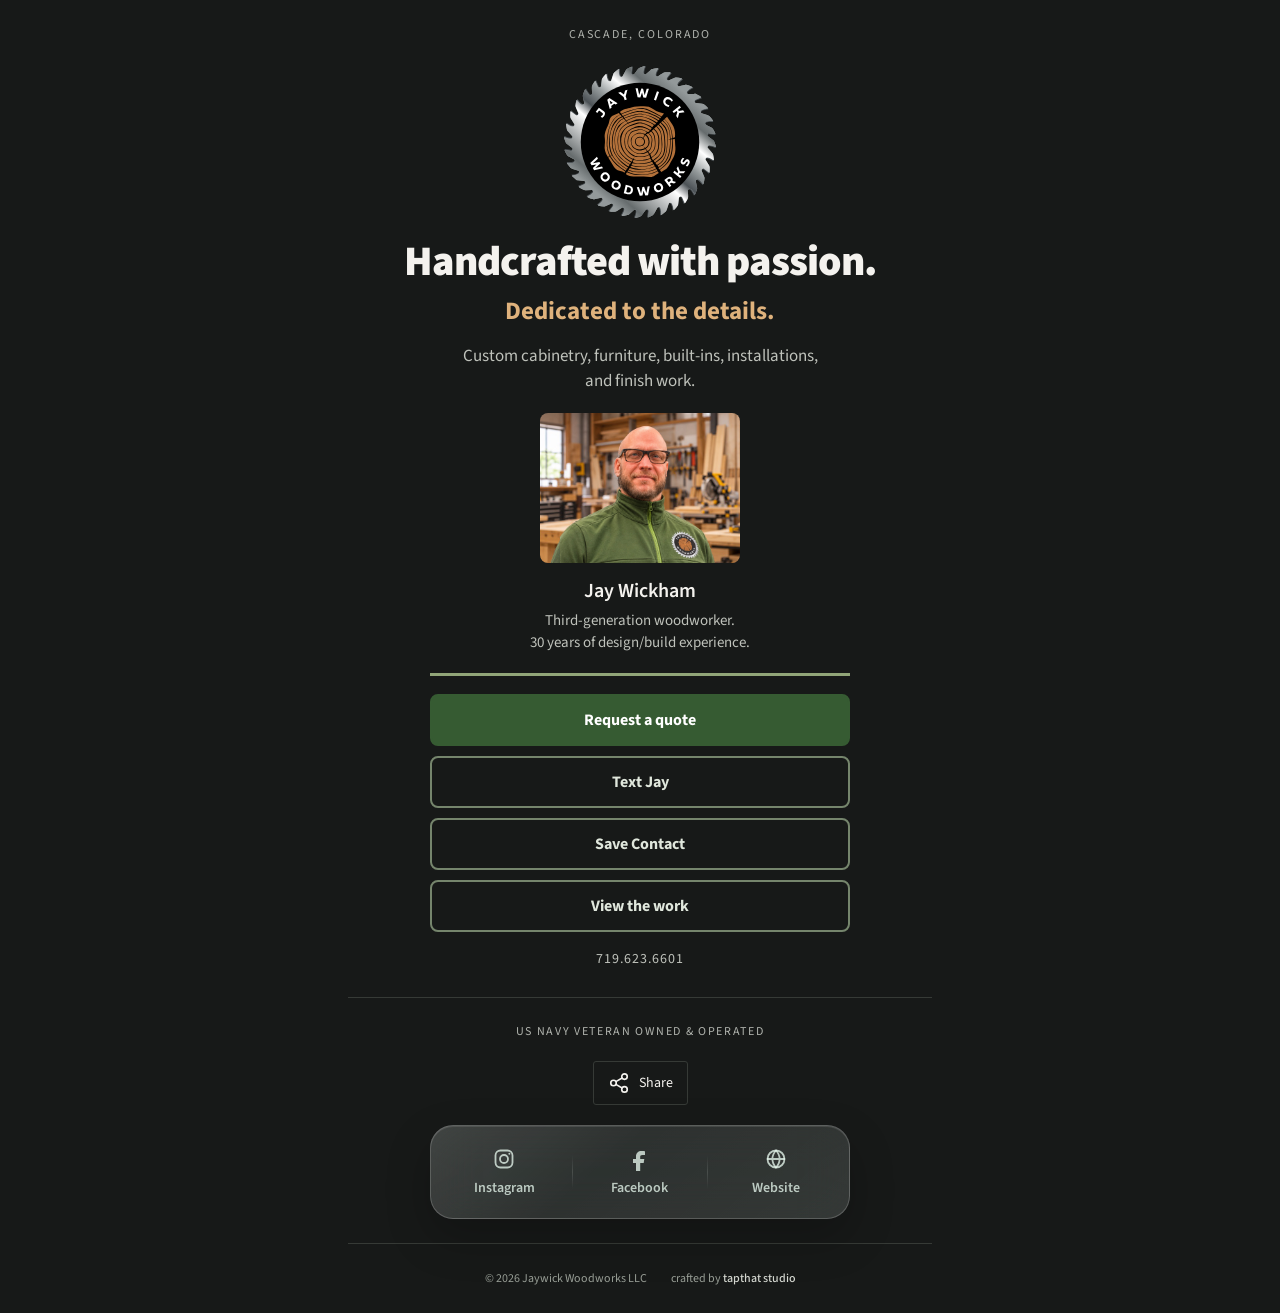
<file: tap/wickwork/index.html>
<!doctype html>
<html lang="en">
  <head>
    <meta charset="utf-8">
    <meta name="viewport" content="width=device-width, initial-scale=1">
    <title>Jaywick Woodworks | Custom Woodwork by Jay Wickham</title>
    <meta
      name="description"
      content="Custom cabinetry, furniture, built-ins, installations and finish work. Third-generation craftsmanship by Jay Wickham in Cascade, Colorado."
    >
    <meta name="theme-color" content="#171918">

    <!-- Keep sharing previews and Apple icons specific to Jaywick. -->
    <link rel="canonical" href="https://tapthatstudio.com/tap/wickwork/">
    <meta property="og:url" content="https://tapthatstudio.com/tap/wickwork/">
    <meta property="og:site_name" content="Jaywick Woodworks">
    <meta property="og:type" content="website">
    <meta property="og:title" content="Jaywick Woodworks">
    <meta
      property="og:description"
      content="Handcrafted with passion. Dedicated to the details. Custom woodwork by Jay Wickham in Cascade, Colorado."
    >
    <meta property="og:image" content="https://tapthatstudio.com/tap/wickwork/jaywick-share.png">
    <meta property="og:image:secure_url" content="https://tapthatstudio.com/tap/wickwork/jaywick-share.png">
    <meta property="og:image:type" content="image/png">
    <meta property="og:image:width" content="513">
    <meta property="og:image:height" content="513">
    <meta
      property="og:image:alt"
      content="Jaywick Woodworks saw blade and wood grain logo"
    >
    <meta name="twitter:card" content="summary">
    <meta name="twitter:title" content="Jaywick Woodworks">
    <meta
      name="twitter:description"
      content="Handcrafted with passion. Dedicated to the details. Custom woodwork by Jay Wickham."
    >
    <meta name="twitter:image" content="https://tapthatstudio.com/tap/wickwork/jaywick-share.png">

    <meta name="twitter:image:alt" content="Jaywick Woodworks saw blade and wood grain logo">

    <!-- Explicit PNG icons prevent fallback to the parent TapThat branding. -->
    <link rel="apple-touch-icon" href="jaywick-share.png">
    <link rel="icon" type="image/png" sizes="513x513" href="jaywick-share.png">
    <link rel="icon" type="image/svg+xml" href="logo.svg">
    <link rel="preconnect" href="https://fonts.googleapis.com">
    <link rel="preconnect" href="https://fonts.gstatic.com" crossorigin>
    <link rel="stylesheet" href="https://fonts.googleapis.com/css2?family=Source+Sans+Pro:wght@300;400;600;700;900&display=swap">
    <link rel="stylesheet" href="style.css?v=20261014-polished">
  </head>

  <body>
    <a class="skip" href="#main">Skip to content</a>

    <div class="page">
      <header>
        <span class="location">CASCADE, COLORADO</span>
      </header>

      <main id="main">
        <!-- Main logo -->
        <div class="brand-art">
          <img
            src="logo.svg"
            alt="Jaywick Woodworks — saw blade surrounding a wood grain emblem"
            width="512"
            height="512"
            fetchpriority="high"
          >
        </div>

        <!-- Introduction and contact links -->
        <div class="intro">
          <h1>Handcrafted with passion.</h1>
          <p class="tagline">Dedicated to the details.</p>
          <p class="description">
            Custom cabinetry, furniture, built-ins, installations, and finish work.
          </p>

          <div class="maker">
            <img class="headshot" src="jay-portrait2.png" alt="Jay Wickham in his woodworking shop" width="576" height="432">
            <div>
              <h2>Jay Wickham</h2>
              <p>Third-generation woodworker.<br>30 years of design/build experience.</p>
            </div>
          </div>

          <div class="actions">
            <a
              class="button primary"
              href="https://jaywickwoodworks.com/contact.php"
            >
              Request a quote
            </a>
            <a class="button secondary" href="sms:+17196236601">
              Text Jay
            </a>
            <a class="button secondary" href="jay-wickham.vcf" type="text/vcard">
              Save Contact
            </a>
            <a
              class="button secondary"
              href="https://jaywickwoodworks.com/gallery/"
            >
              View the work
            </a>
          </div>
          <a class="phone" href="tel:+17196236601">719.623.6601</a>
        </div>
      </main>

      <!-- Veteran ownership and social links -->
      <div class="bottom-bar">
        <p>US NAVY VETERAN OWNED &amp; OPERATED</p>
          <button class="share-button" id="share-button" type="button" hidden>
            <svg viewBox="0 0 24 24" fill="none" stroke="currentColor" stroke-width="1.8" aria-hidden="true" focusable="false">
              <circle cx="18" cy="5" r="3" />
              <circle cx="6" cy="12" r="3" />
              <circle cx="18" cy="19" r="3" />
              <path d="m8.6 10.5 6.8-4M8.6 13.5l6.8 4" />
            </svg>
            Share
          </button>

        <nav class="social-dock" aria-label="Jaywick Woodworks social links">
          <a class="social-link" href="https://www.instagram.com/jaywickwoodworks/" target="_blank" rel="noopener noreferrer" aria-label="Jaywick Woodworks on Instagram">
            <svg viewBox="0 0 24 24" aria-hidden="true" focusable="false">
              <rect x="3.5" y="3.5" width="17" height="17" rx="5"/>
              <circle cx="12" cy="12" r="4"/>
              <circle class="fill-dot" cx="17.4" cy="6.8" r="1"/>
            </svg>
            <span>Instagram</span>
          </a>

          <span class="dock-divider" aria-hidden="true" focusable="false"></span>

          <a class="social-link" href="https://www.facebook.com/profile.php?id=61594337247538" target="_blank" rel="noopener noreferrer" aria-label="Jaywick Woodworks on Facebook">
            <svg viewBox="0 0 24 24" aria-hidden="true" focusable="false">
              <path d="M14.5 8H17V4.3c-.5-.1-1.9-.3-3.5-.3C10.2 4 8 6 8 9.6V12H5v4h3v8h4.2v-8h3.5l.6-4h-4.1V10c0-1.2.3-2 2.3-2Z"/>
            </svg>
            <span>Facebook</span>
          </a>

          <span class="dock-divider" aria-hidden="true" focusable="false"></span>

          <a class="social-link" href="https://jaywickwoodworks.com/" target="_blank" rel="noopener noreferrer" aria-label="Jaywick Woodworks website">
            <svg viewBox="0 0 24 24" aria-hidden="true" focusable="false">
              <circle cx="12" cy="12" r="8.5"/>
              <path d="M3.8 12h16.4M12 3.5c2.3 2.4 3.6 5.3 3.6 8.5s-1.3 6.1-3.6 8.5c-2.3-2.4-3.6-5.3-3.6-8.5S9.7 5.9 12 3.5Z"/>
            </svg>
            <span>Website</span>
          </a>
        </nav>
      </div>

      <div class="share-feedback">
        <p id="share-status" role="status" aria-live="polite"></p>
        <div id="share-fallback" hidden>
          <label for="share-url">Copy this link to share</label>
          <input id="share-url" type="url" readonly>
        </div>
      </div>

      <footer>
        <span>© 2026 Jaywick Woodworks LLC</span>
        <span>crafted by <strong>tapthat studio</strong></span>
      </footer>
    </div>
    <script src="share.js" defer></script>
  </body>
</html>
</file>
<file: Shared/css/tapthat.css>
:root {
  --ink: #090806;
  --ivory: #f2eee5;
  --gold: #b79554;
  --muted: #aaa398;
  --line: #f2eee52e;
}
* {
  box-sizing: border-box;
}
html {
  scroll-behavior: smooth;
}
body {
  margin: 0;
  background: var(--ink);
  color: var(--ivory);
  font-family: Arial, sans-serif;
}
a {
  color: inherit;
  text-decoration: none;
}
button {
  font: inherit;
}
p,
h1,
h2,
h3 {
  margin-top: 0;
}
.shell {
  width: min(1240px, calc(100% - 64px));
  margin: auto;
}
.skip {
  position: fixed;
  z-index: 99;
  top: -60px;
  left: 16px;
  padding: 12px;
  background: var(--ivory);
  color: var(--ink);
}
.skip:focus {
  top: 16px;
}
header {
  position: fixed;
  z-index: 50;
  inset: 0 0 auto;
  height: 76px;
  padding: 0 max(32px, calc((100vw - 1240px) /2));
  display: flex;
  align-items: center;
  justify-content: space-between;
  border-bottom: 1px solid var(--line);
  background: #090806dd;
  backdrop-filter: blur(18px);
}
.logo {
  display: flex;
  align-items: center;
  gap: 9px;
  line-height: 0.85;
}
.logo > b {
  width: 22px;
  color: var(--gold);
  font-size: 17px;
  letter-spacing: -5px;
  transform: rotate(-90deg);
}
.logo strong {
  display: block;
  font-size: 20px;
  letter-spacing: -0.06em;
}
.logo small {
  display: block;
  margin-top: 7px;
  color: var(--gold);
  font-size: 8px;
  font-weight: 700;
  letter-spacing: 0.32em;
  text-transform: uppercase;
}
nav {
  display: flex;
  gap: 30px;
  align-items: center;
  font-size: 13px;
}
nav a {
  color: #ccc5b9;
}
nav a:last-child {
  padding-bottom: 6px;
  border-bottom: 1px solid var(--gold);
}
.menu {
  display: none;
  border: 0;
  background: none;
  color: var(--ivory);
}
.hero {
  min-height: 100svh;
  padding: clamp(150px, 20vh, 230px) 0 80px;
  display: flex;
  flex-direction: column;
  justify-content: center;
}
.eyebrow {
  margin: 0 0 28px;
  color: var(--gold);
  font-size: 11px;
  font-weight: 700;
  letter-spacing: 0.19em;
  text-transform: uppercase;
}
h1,
h2 {
  font-family: Georgia, serif;
  font-weight: 400;
  letter-spacing: -0.055em;
  line-height: 0.88;
}
h1 {
  max-width: 1100px;
  margin-bottom: 54px;
  font-size: clamp(62px, 9.4vw, 145px);
}
h2 {
  margin-bottom: 38px;
  font-size: clamp(50px, 7vw, 104px);
}
h1 em,
h2 em {
  color: var(--gold);
  font-weight: 400;
}
.underlink {
  width: max-content;
  display: flex;
  align-items: center;
  gap: 12px;
  padding-bottom: 9px;
  border-bottom: 1px solid var(--gold);
  font-size: 14px;
  font-weight: 600;
}
.underlink svg {
  width: 16px;
}
.section {
  padding: clamp(120px, 17vw, 240px) 0;
}
.tap,
.teams {
  padding: 150px 0;
  background: var(--ivory);
  color: var(--ink);
}
.tapgrid,
.teamgrid {
  display: grid;
  grid-template-columns: 0.86fr 1.14fr;
  gap: 7vw;
  align-items: center;
}
.lede,
.intro > p,
.teamnote > p {
  max-width: 480px;
  color: #5d574d;
  font-size: 17px;
  line-height: 1.65;
}
.tapbtn {
  margin: 25px 0 16px;
  padding: 15px 20px;
  border: 1px solid var(--gold);
  background: none;
  cursor: pointer;
}
.tapbtn:hover,
.tapbtn[aria-pressed='true'] {
  color: var(--ivory);
  background: var(--ink);
}
.tapbtn span {
  margin-left: 14px;
  color: var(--gold);
  letter-spacing: -4px;
}
.tapgrid > div > small {
  display: block;
  color: #716b61;
}
.stage {
  position: relative;
  min-height: 680px;
  display: grid;
  place-items: center;
  overflow: hidden;
}
.phone {
  position: relative;
  z-index: 2;
  width: 290px;
  height: 590px;
  overflow: hidden;
  border: 7px solid #15130f;
  border-radius: 45px;
  background: #d5c8b5;
  box-shadow: 0 44px 80px #251e143d;
  transition: 0.8s;
}
.speaker {
  position: absolute;
  z-index: 5;
  top: 14px;
  left: 50%;
  width: 76px;
  height: 20px;
  border-radius: 20px;
  background: #15130f;
  transform: translateX(-50%);
}
.idle,
.profile {
  position: absolute;
  inset: 0;
  display: flex;
  flex-direction: column;
  align-items: center;
  justify-content: center;
  transition: 0.55s;
}
.idle b {
  margin-top: 15px;
  color: var(--gold);
  font-size: 30px;
  letter-spacing: -8px;
  transform: rotate(-90deg);
}
.profile {
  padding: 68px 30px 35px;
  justify-content: flex-start;
  color: #f8f4ec;
  background: #4a2f29;
  opacity: 0;
  transform: translateY(30px);
}
.profile > small {
  margin-bottom: 60px;
  color: #d7b7aa;
  letter-spacing: 0.14em;
  text-transform: uppercase;
}
.profile > i {
  width: 82px;
  height: 82px;
  margin-bottom: 18px;
  display: grid;
  place-items: center;
  border: 1px solid #d7b7aa;
  border-radius: 50%;
  font: 26px Georgia;
}
.profile > strong {
  font: 26px Georgia;
}
.profile > span {
  margin: 7px 0 30px;
  color: #d7b7aa;
}
.profile > b {
  width: 100%;
  margin-top: 10px;
  padding: 14px;
  text-align: center;
  border: 1px solid #d7b7aa;
  font-size: 11px;
}
.profile > b:first-of-type {
  color: #4a2f29;
  background: #efe5d9;
}
.card {
  position: absolute;
  z-index: 4;
  left: 2%;
  top: 42%;
  width: 250px;
  aspect-ratio: 1.58;
  padding: 28px;
  border-radius: 10px;
  background: linear-gradient(125deg, #111, #332d24);
  box-shadow: 0 28px 55px #0005;
  transform: rotate(-8deg);
  transition: 0.8s;
}
.card b {
  display: block;
  font: 30px Georgia;
}
.card i {
  color: var(--gold);
  font-size: 9px;
  letter-spacing: 0.3em;
  text-transform: uppercase;
}
.pulse {
  position: absolute;
  left: 38%;
  top: 45%;
  width: 120px;
  height: 120px;
  border: 1px solid var(--gold);
  border-radius: 50%;
  opacity: 0;
}
.active .card {
  transform: translate(90px, -35px) rotate(-3deg);
}
.active .phone {
  transform: translateX(30px);
}
.active .idle {
  opacity: 0;
  transform: scale(0.9);
}
.active .profile {
  opacity: 1;
  transform: none;
}
.active .pulse {
  animation: pulse 1.2s ease-out 2;
}
.active .two {
  animation-delay: 0.25s;
}
@keyframes pulse {
  from {
    transform: scale(0.2);
    opacity: 0.8;
  }
  to {
    transform: scale(2);
    opacity: 0;
  }
}
.intro {
  display: grid;
  grid-template-columns: 1fr 0.48fr;
  align-items: end;
  gap: 60px;
  margin-bottom: 100px;
}
.intro h2 {
  margin: 0;
}
.intro > p {
  color: var(--muted);
}
.clients {
  border-top: 1px solid var(--line);
}
.client {
  min-height: 620px;
  padding: 80px 4vw;
  display: grid;
  grid-template-columns: 50px 1fr 1fr;
  gap: 5vw;
  align-items: center;
  border-bottom: 1px solid var(--line);
}
.client > span,
.lines span,
.process li > span {
  align-self: start;
  color: var(--gold);
  font-size: 11px;
  letter-spacing: 0.15em;
}
.clientphone {
  justify-self: center;
  width: 250px;
  height: 480px;
  padding: 9px;
  overflow: hidden;
  border: 6px solid #27231e;
  border-radius: 38px;
  background: #27231e;
  box-shadow: 0 40px 70px #0005;
  transition: 0.4s;
}
.client:hover .clientphone {
  transform: translateY(-10px);
}
.clientphone img {
  width: 100%;
  height: 100%;
  object-fit: cover;
  object-position: top;
  border-radius: 26px;
}
.client small {
  color: var(--gold);
  letter-spacing: 0.14em;
  text-transform: uppercase;
}
.client h3 {
  margin: 17px 0;
  font: clamp(38px, 5vw, 72px) Georgia;
  letter-spacing: -0.045em;
}
.client p {
  max-width: 410px;
  color: var(--muted);
  line-height: 1.6;
}
.client div > b {
  display: flex;
  gap: 9px;
  align-items: center;
  margin-top: 30px;
  font-size: 13px;
}
.client svg {
  width: 15px;
}
.materials {
  padding-bottom: 0;
  background: #d7d0c2;
  color: var(--ink);
}
.materials > .shell {
  padding-bottom: 100px;
}
.materials > .shell > p:last-child {
  color: #5e584e;
}
.materialrow {
  display: grid;
  grid-template-columns: repeat(3, 1fr);
  min-height: 500px;
}
.materialrow > div {
  display: flex;
  align-items: flex-end;
  padding: 35px;
  color: white;
  font-size: 12px;
  letter-spacing: 0.17em;
  text-transform: uppercase;
}
.wood {
  background: repeating-linear-gradient(
    83deg,
    #4e2f1c 0 7px,
    #724b2d 8px 15px,
    #382619 16px 18px
  );
}
.metal {
  background: linear-gradient(
    110deg,
    #161616,
    #807c72 43%,
    #2b2925 70%,
    #aaa49a
  );
}
.pvc {
  background: radial-gradient(
    circle at 30% 25%,
    #d4ba81,
    #8f6e32 42%,
    #18140e 75%
  );
}
.difference {
  display: grid;
  grid-template-columns: 0.85fr 1.15fr;
  gap: 9vw;
}
.lines {
  border-top: 1px solid var(--line);
}
.lines p {
  margin: 0;
  padding: 34px 0;
  display: grid;
  grid-template-columns: 45px 150px 1fr;
  border-bottom: 1px solid var(--line);
}
.lines b {
  font-weight: 500;
}
.lines i {
  color: var(--muted);
  font-style: normal;
}
.teamgrid {
  align-items: start;
}
.roster {
  border-top: 1px solid #aaa090;
}
.roster p {
  margin: 0;
  padding: 20px 0;
  display: grid;
  grid-template-columns: 40px 1fr auto;
  border-bottom: 1px solid #c9c0b2;
}
.roster p:first-child {
  grid-template-columns: 1fr auto;
}
.roster span,
.roster small {
  color: #766b5b;
  font-size: 10px;
}
.roster b {
  font-size: 12px;
}
.teamnote {
  grid-column: 2;
}
.teamnote .underlink {
  margin-top: 32px;
}
.process ol {
  margin: 0;
  padding: 0;
  display: grid;
  grid-template-columns: repeat(3, 1fr);
  list-style: none;
  border-top: 1px solid var(--line);
}
.process li {
  min-height: 250px;
  padding: 36px 40px 30px 0;
  border-bottom: 1px solid var(--line);
}
.process li + li {
  padding-left: 40px;
  border-left: 1px solid var(--line);
}
.process h3 {
  margin: 60px 0 15px;
  font: 28px Georgia;
}
.process li p {
  color: var(--muted);
}
.contact {
  text-align: center;
  background: var(--gold);
  color: var(--ink);
}
.contact .eyebrow {
  color: #54401f;
}
.contact h2 {
  font-size: clamp(70px, 11vw, 170px);
}
.contact h2 em {
  color: var(--ivory);
}
.contact .underlink {
  margin: 50px auto 0;
  border-color: var(--ink);
}
footer {
  min-height: 260px;
  padding: 70px 0;
  display: grid;
  grid-template-columns: 1fr auto;
  align-items: end;
  border-top: 1px solid var(--line);
}
footer p,
footer > small {
  color: var(--muted);
  font-size: 11px;
}
*:focus-visible {
  outline: 2px solid var(--gold);
  outline-offset: 5px;
}
@media (max-width: 800px) {
  .shell {
    width: min(100% - 36px, 640px);
  }
  header {
    height: 68px;
    padding: 0 18px;
  }
  .menu {
    display: block;
  }
  nav {
    position: absolute;
    inset: 68px 0 auto;
    padding: 24px 18px 30px;
    display: none;
    flex-direction: column;
    align-items: flex-start;
    background: var(--ink);
    border-bottom: 1px solid var(--line);
  }
  nav.open {
    display: flex;
  }
  .hero {
    padding-top: 130px;
  }
  h1 {
    font-size: clamp(52px, 16vw, 84px);
  }
  h2 {
    font-size: clamp(48px, 14vw, 78px);
  }
  .tapgrid,
  .intro,
  .difference,
  .teamgrid {
    display: block;
  }
  .stage {
    min-height: 580px;
  }
  .phone {
    width: 230px;
    height: 480px;
  }
  .card {
    left: 0;
    width: 190px;
  }
  .active .card {
    transform: translate(38px, -25px);
  }
  .intro > p {
    margin-top: 28px;
  }
  .client {
    padding: 70px 0;
    grid-template-columns: 32px 1fr;
    gap: 28px;
  }
  .clientphone,
  .client > div:last-child {
    grid-column: 2;
  }
  .clientphone {
    justify-self: start;
    width: min(230px, 75vw);
    height: 440px;
  }
  .materialrow {
    grid-template-columns: 1fr;
  }
  .materialrow > div {
    min-height: 280px;
  }
  .lines p {
    grid-template-columns: 35px 90px 1fr;
  }
  .teamnote {
    margin-top: 60px;
  }
  .process ol {
    grid-template-columns: 1fr;
  }
  .process li + li {
    padding-left: 0;
    border-left: 0;
  }
  footer {
    grid-template-columns: 1fr;
    gap: 35px;
    align-items: start;
  }
}
@media (prefers-reduced-motion: reduce) {
  html {
    scroll-behavior: auto;
  }
  *,
  *:before,
  *:after {
    animation-duration: 0.01ms !important;
    transition-duration: 0.01ms !important;
  }
}
.materialimage {
  position: relative;
  margin: 0;
  height: min(68vw, 720px);
  overflow: hidden;
}
.materialimage img {
  width: 100%;
  height: 100%;
  object-fit: cover;
}
.materialimage figcaption {
  position: absolute;
  left: 32px;
  bottom: 28px;
  color: #fff;
  font-size: 12px;
  letter-spacing: 0.17em;
  text-transform: uppercase;
}
.menu span {
  display: block;
  width: 23px;
  height: 1px;
  margin: 6px 0;
  background: currentColor;
}
.product-moment {
  margin: 0;
}
.product-moment img {
  width: 100%;
  height: auto;
  filter: drop-shadow(0 35px 45px #251e1428);
}
.product-moment figcaption {
  max-width: 410px;
  margin: 24px 0 0 auto;
  color: #716b61;
  font-size: 11px;
  line-height: 1.55;
  text-align: right;
}
.quiet-fact {
  margin: 34px 0 0;
  padding-top: 18px;
  border-top: 1px solid #7b6a4a55;
  color: #716b61;
  font-size: 11px;
}
</file>
<file: EdVenture/css/edventure.css>
:root {
  --bg: #061923;
  --bg-soft: #092636;
  --bg-card: rgba(255, 255, 255, 0.08);
  --bg-card-strong: rgba(255, 255, 255, 0.13);
  --text: #f6fbff;
  --muted: rgba(246, 251, 255, 0.72);
  --muted-strong: rgba(246, 251, 255, 0.86);
  --aqua: #46e6d8;
  --sun: #ffb44c;
  --orange: #ff6f3c;
  --line: rgba(255, 255, 255, 0.16);
  --shadow: 0 24px 80px rgba(0, 0, 0, 0.38);
  --radius-lg: 32px;
  --radius-md: 22px;
  --radius-sm: 14px;
  --max-width: 1180px;
}

* {
  box-sizing: border-box;
}

html {
  scroll-behavior: smooth;
}

body {
  margin: 0;
  font-family:
    Inter, ui-sans-serif, system-ui, -apple-system, BlinkMacSystemFont,
    "Segoe UI", sans-serif;
  color: var(--text);
  background:
    radial-gradient(circle at top left, rgba(70, 230, 216, 0.24), transparent 34rem),
    radial-gradient(circle at 80% 8%, rgba(255, 180, 76, 0.22), transparent 26rem),
    linear-gradient(135deg, #041018 0%, #061923 48%, #092636 100%);
  min-height: 100vh;
}

body.nav-open {
  overflow: hidden;
}

a {
  color: inherit;
  text-decoration: none;
}

p {
  line-height: 1.7;
}

/* Header / Navigation */

.site-header {
  position: sticky;
  top: 0;
  z-index: 50;
  display: flex;
  align-items: center;
  justify-content: space-between;
  width: min(calc(100% - 32px), var(--max-width));
  margin: 16px auto 0;
  padding: 12px 14px;
  border: 1px solid var(--line);
  border-radius: 999px;
  background: rgba(6, 25, 35, 0.72);
  backdrop-filter: blur(18px);
  box-shadow: 0 18px 60px rgba(0, 0, 0, 0.22);
}

.brand {
  display: inline-flex;
  align-items: center;
  gap: 12px;
}

.brand-mark {
  display: grid;
  place-items: center;
  width: 46px;
  height: 46px;
  border-radius: 50%;
  color: #031117;
  font-weight: 900;
  letter-spacing: -0.06em;
  background: linear-gradient(135deg, var(--aqua), var(--sun));
}

.brand-text {
  display: grid;
  gap: 1px;
}

.brand-text strong {
  font-size: 1rem;
  letter-spacing: 0.01em;
}

.brand-text small {
  color: var(--muted);
  font-size: 0.76rem;
}

.site-nav {
  display: flex;
  align-items: center;
  gap: 6px;
}

.site-nav a,
.nav-share {
  color: var(--muted-strong);
  padding: 10px 14px;
  border-radius: 999px;
  font-size: 0.92rem;
  transition: 180ms ease;
}

.site-nav a:hover,
.nav-share:hover {
  color: var(--text);
  background: rgba(255, 255, 255, 0.08);
}

.nav-share {
  appearance: none;
  -webkit-appearance: none;
  display: inline-flex;
  align-items: center;
  justify-content: center;
  border: 0;
  background: transparent;
  font: inherit;
  line-height: 1;
  cursor: pointer;
}

.nav-socials {
  display: flex;
  align-items: center;
  gap: 6px;
}

.social-icon {
  appearance: none;
  -webkit-appearance: none;
  display: inline-grid;
  place-items: center;
  width: 42px;
  height: 42px;
  padding: 0;
  border-radius: 999px;
  color: var(--muted-strong);
  background: transparent;
  transition: 180ms ease;
}

.social-icon svg {
  width: 20px;
  height: 20px;
  fill: currentColor;
}

.social-icon:hover {
  color: var(--text);
  background: rgba(255, 255, 255, 0.08);
  transform: translateY(-1px);
}

.site-nav .nav-cta {
  color: #031117;
  font-weight: 800;
  background: linear-gradient(135deg, var(--aqua), var(--sun));
}

.site-nav .nav-cta:hover {
  color: #031117;
  background: linear-gradient(135deg, var(--aqua), var(--sun));
  transform: translateY(-1px);
}

.nav-toggle {
  display: none;
  width: 44px;
  height: 44px;
  border: 0;
  border-radius: 50%;
  background: rgba(255, 255, 255, 0.1);
  cursor: pointer;
}

.nav-toggle span {
  display: block;
  width: 18px;
  height: 2px;
  margin: 4px auto;
  border-radius: 999px;
  background: var(--text);
  transition: 200ms ease;
}

/* Layout */

.section-pad {
  width: min(calc(100% - 32px), var(--max-width));
  margin: 0 auto;
  padding: 88px 0;
}

/* Hero */

.hero {
  position: relative;
  display: grid;
  grid-template-columns: minmax(0, 1fr) 390px;
  gap: 32px;
  min-height: calc(100vh - 92px);
  align-items: center;
  padding-top: 64px;
}

.hero-bg {
  position: absolute;
  inset: 44px -80px 44px auto;
  width: min(560px, 50vw);
  border-radius: 42px;
  background:
    linear-gradient(rgba(6, 25, 35, 0.12), rgba(6, 25, 35, 0.72)),
    url("https://images.unsplash.com/photo-1500375592092-40eb2168fd21?auto=format&fit=crop&w=1400&q=80");
  background-position: center;
  background-size: cover;
  opacity: 0.72;
  filter: saturate(1.1);
  box-shadow: var(--shadow);
}

.hero-content,
.hero-card,
.booking-panel,
.rules-box,
.captain-card {
  position: relative;
  z-index: 1;
}

.eyebrow {
  margin: 0 0 12px;
  color: var(--aqua);
  font-size: 0.78rem;
  font-weight: 900;
  letter-spacing: 0.18em;
  text-transform: uppercase;
}

h1,
h2,
h3 {
  margin: 0;
  line-height: 0.96;
  letter-spacing: -0.055em;
}

h1 {
  max-width: 780px;
  font-size: clamp(4rem, 10vw, 8.4rem);
}

h2 {
  font-size: clamp(2.4rem, 5vw, 4.6rem);
}

h3 {
  font-size: 1.35rem;
  letter-spacing: -0.035em;
}

.hero-copy {
  max-width: 660px;
  margin: 24px 0 0;
  color: var(--muted-strong);
  font-size: clamp(1.08rem, 1.8vw, 1.35rem);
}

.hero-actions,
.booking-actions {
  display: flex;
  flex-wrap: wrap;
  gap: 14px;
  margin-top: 30px;
}

/* Buttons */

.button {
  display: inline-flex;
  align-items: center;
  justify-content: center;
  min-height: 52px;
  padding: 0 22px;
  border-radius: 999px;
  border: 0;
  font: inherit;
  font-weight: 900;
  transition:
    transform 180ms ease,
    box-shadow 180ms ease,
    background 180ms ease;
}

.button:hover {
  transform: translateY(-2px);
}

.button-primary {
  color: #031117;
  background: linear-gradient(135deg, var(--aqua), var(--sun));
  box-shadow: 0 16px 34px rgba(70, 230, 216, 0.18);
}

.button-secondary {
  color: var(--text);
  border: 1px solid var(--line);
  background: rgba(255, 255, 255, 0.08);
}

.button-ghost {
  color: var(--text);
  background: transparent;
  border: 1px solid var(--line);
}

.share-button {
  font-family: inherit;
  cursor: pointer;
}

.disabled-link {
  cursor: not-allowed;
  opacity: 0.78;
}

/* Hero details */

.trust-strip {
  display: flex;
  flex-wrap: wrap;
  gap: 10px;
  margin-top: 34px;
}

.trust-strip span {
  padding: 9px 12px;
  border: 1px solid var(--line);
  border-radius: 999px;
  color: var(--muted-strong);
  background: rgba(255, 255, 255, 0.07);
  font-size: 0.88rem;
}

.hero-card {
  align-self: end;
  padding: 26px;
  border: 1px solid var(--line);
  border-radius: var(--radius-lg);
  background:
    linear-gradient(145deg, rgba(255, 255, 255, 0.14), rgba(255, 255, 255, 0.06));
  backdrop-filter: blur(16px);
  box-shadow: var(--shadow);
}

.hero-card-top {
  display: flex;
  align-items: center;
  gap: 9px;
  color: var(--muted-strong);
  margin-bottom: 18px;
  font-weight: 800;
}

.status-dot {
  width: 11px;
  height: 11px;
  border-radius: 50%;
  background: var(--aqua);
  box-shadow: 0 0 0 7px rgba(70, 230, 216, 0.14);
}

.hero-card h2 {
  font-size: 2.1rem;
}

.hero-card ul {
  display: grid;
  gap: 12px;
  padding: 0;
  margin: 22px 0;
  list-style: none;
  color: var(--muted-strong);
}

.hero-card li {
  padding-left: 22px;
  position: relative;
}

.hero-card li::before {
  content: "•";
  position: absolute;
  left: 0;
  color: var(--sun);
}

.card-link {
  display: inline-flex;
  color: var(--aqua);
  font-weight: 900;
}

/* Content cards */

.section-heading {
  max-width: 830px;
  margin-bottom: 34px;
}

.feature-grid,
.details-grid {
  display: grid;
  grid-template-columns: repeat(3, 1fr);
  gap: 18px;
}

.feature-card,
.detail-card,
.ride-list article {
  border: 1px solid var(--line);
  border-radius: var(--radius-md);
  background: var(--bg-card);
  padding: 24px;
  box-shadow: 0 18px 54px rgba(0, 0, 0, 0.16);
}

.feature-card p,
.detail-card p,
.ride-list p,
.captain-copy p,
.booking-panel p,
.rules-grid p {
  color: var(--muted);
}

.feature-icon {
  display: inline-grid;
  place-items: center;
  width: 54px;
  height: 54px;
  margin-bottom: 20px;
  border-radius: 18px;
  background: rgba(255, 255, 255, 0.1);
  font-size: 1.5rem;
}

/* Rides */

.split {
  display: grid;
  grid-template-columns: 0.85fr 1.15fr;
  gap: 44px;
  align-items: start;
}

.split > div:first-child {
  position: sticky;
  top: 120px;
}

.split > div:first-child p:last-child {
  color: var(--muted-strong);
  font-size: 1.1rem;
}

.ride-list {
  display: grid;
  gap: 14px;
}

.ride-list article {
  display: grid;
  grid-template-columns: 190px 1fr;
  gap: 20px;
  align-items: center;
}

/* Captain */

.captain-card {
  display: grid;
  grid-template-columns: 0.82fr 1.18fr;
  gap: 0;
  overflow: hidden;
  border: 1px solid var(--line);
  border-radius: var(--radius-lg);
  background: var(--bg-card);
  box-shadow: var(--shadow);
}

.captain-image {
  min-height: 460px;
  display: flex;
  align-items: end;
  padding: 26px;
  background:
    linear-gradient(rgba(6, 25, 35, 0.12), rgba(6, 25, 35, 0.78)),
    url("https://images.unsplash.com/photo-1511251881774-44e3c7b7ca0c?auto=format&fit=crop&w=1200&q=80");
  background-position: center;
  background-size: cover;
}

.captain-image span {
  display: inline-flex;
  padding: 10px 14px;
  border-radius: 999px;
  background: rgba(3, 17, 23, 0.74);
  backdrop-filter: blur(12px);
  font-weight: 900;
}

.captain-copy {
  padding: 40px;
}

.captain-copy h2 {
  font-size: clamp(2.4rem, 4.8vw, 4.8rem);
}

.mini-stats {
  display: grid;
  grid-template-columns: repeat(3, 1fr);
  gap: 12px;
  margin-top: 28px;
}

.mini-stats div {
  padding: 18px;
  border-radius: 18px;
  background: rgba(255, 255, 255, 0.08);
}

.mini-stats strong {
  display: block;
  color: var(--sun);
  font-size: 2rem;
  line-height: 1;
}

.mini-stats span {
  display: block;
  margin-top: 8px;
  color: var(--muted);
  font-size: 0.86rem;
}

/* Details / Rules / Booking */

.details-grid {
  grid-template-columns: repeat(4, 1fr);
}

.rules-box,
.booking-panel {
  padding: 36px;
  border: 1px solid var(--line);
  border-radius: var(--radius-lg);
  background:
    radial-gradient(circle at top right, rgba(255, 180, 76, 0.16), transparent 26rem),
    var(--bg-card);
  box-shadow: var(--shadow);
}

.rules-grid {
  display: grid;
  grid-template-columns: repeat(3, 1fr);
  gap: 18px;
  margin-top: 28px;
}

.rules-grid div {
  padding: 22px;
  border-radius: var(--radius-md);
  background: rgba(255, 255, 255, 0.075);
}

.rules-grid strong {
  display: block;
  margin-bottom: 20px;
  color: var(--aqua);
  font-size: 0.86rem;
  letter-spacing: 0.18em;
}

.rules-note {
  margin: 28px 0 0;
  color: var(--muted);
  font-size: 0.95rem;
  line-height: 1.6;
}

.booking-panel {
  display: grid;
  grid-template-columns: 1fr auto;
  gap: 24px;
  align-items: center;
}

.booking-panel > div:first-child {
  max-width: 720px;
}

.price-note {
  grid-column: 1 / -1;
  display: flex;
  flex-wrap: wrap;
  align-items: center;
  gap: 10px 14px;
  padding-top: 20px;
  border-top: 1px solid var(--line);
  color: var(--muted);
}

.price-note strong {
  color: var(--sun);
  font-size: 1.6rem;
}

.price-note small {
  color: var(--muted);
}

/* Footer */

.site-footer {
  display: flex;
  flex-wrap: wrap;
  justify-content: space-between;
  gap: 28px;
  width: min(calc(100% - 32px), var(--max-width));
  margin: 0 auto;
  padding: 34px 0 50px;
  color: var(--muted);
  border-top: 1px solid var(--line);
}

.site-footer > div:first-child {
  max-width: 720px;
}

.footer-small {
  font-size: 0.92rem;
}

.footer-links {
  display: flex;
  flex-wrap: wrap;
  align-items: flex-start;
  gap: 10px;
  margin-top: 18px;
}

.footer-links .social-icon,
.footer-share {
  display: inline-grid;
  place-items: center;
  min-width: 42px;
  min-height: 42px;
  padding: 0 14px;
  border: 1px solid var(--line);
  border-radius: 999px;
  color: var(--muted-strong);
  background: rgba(255, 255, 255, 0.07);
  font: inherit;
  font-size: 0.92rem;
  cursor: pointer;
  transition: 180ms ease;
}

.footer-links .social-icon {
  width: 42px;
  padding: 0;
}

.footer-links .social-icon svg {
  width: 19px;
  height: 19px;
}

.footer-links .social-icon:hover,
.footer-share:hover {
  color: var(--text);
  background: rgba(255, 255, 255, 0.12);
  transform: translateY(-1px);
}

.studio-credit {
  width: 100%;
  margin-top: 4px;
  padding-top: 18px;
  border-top: 1px solid var(--line);
  color: var(--muted);
  font-size: 0.86rem;
}

.studio-credit a {
  display: inline-flex;
  align-items: center;
  gap: 6px;
  color: var(--muted);
  transition: 180ms ease;
}

.studio-credit a::before {
  content: "✦";
  color: var(--aqua);
}

.studio-credit span {
  color: var(--text);
  font-weight: 800;
}

.studio-credit a:hover {
  color: var(--text);
}

/* Share toast */

.share-toast {
  position: fixed;
  left: 50%;
  bottom: 22px;
  z-index: 100;
  max-width: calc(100% - 32px);
  padding: 13px 18px;
  border: 1px solid var(--line);
  border-radius: 999px;
  color: var(--text);
  background: rgba(6, 25, 35, 0.92);
  backdrop-filter: blur(14px);
  box-shadow: var(--shadow);
  opacity: 0;
  transform: translate(-50%, 12px);
  transition:
    opacity 220ms ease,
    transform 220ms ease;
}

.share-toast.is-visible {
  opacity: 1;
  transform: translate(-50%, 0);
}

/* Reveal animation */

.reveal {
  opacity: 0;
  transform: translateY(18px);
  transition:
    opacity 600ms ease,
    transform 600ms ease;
}

.reveal.is-visible {
  opacity: 1;
  transform: translateY(0);
}

/* Tablet / mobile nav */

@media (max-width: 920px) {
  .site-header {
    border-radius: 28px;
  }

  .nav-toggle {
    display: block;
  }

  .site-nav {
    position: fixed;
    top: 86px;
    left: 16px;
    right: 16px;
    display: none;
    flex-direction: column;
    align-items: stretch;
    padding: 14px;
    border: 1px solid var(--line);
    border-radius: 24px;
    background: rgba(6, 25, 35, 0.94);
    backdrop-filter: blur(18px);
    box-shadow: var(--shadow);
  }

  body.nav-open .site-nav {
    display: flex;
  }

  body.nav-open .nav-toggle span:first-child {
    transform: translateY(3px) rotate(45deg);
  }

  body.nav-open .nav-toggle span:last-child {
    transform: translateY(-3px) rotate(-45deg);
  }

  .site-nav a,
  .site-nav .nav-share {
    justify-content: flex-start;
    width: 100%;
    padding: 14px 16px;
  }

  .nav-socials {
    justify-content: flex-start;
    padding: 8px 8px 4px;
  }

  .hero {
    grid-template-columns: 1fr;
    min-height: auto;
  }

  .hero-bg {
    inset: 120px -60px auto auto;
    width: 70vw;
    height: 440px;
  }

  .hero-card {
    align-self: auto;
  }

  .feature-grid,
  .details-grid,
  .rules-grid,
  .split,
  .captain-card,
  .booking-panel {
    grid-template-columns: 1fr;
  }

  .split > div:first-child {
    position: static;
  }

  .ride-list article {
    grid-template-columns: 1fr;
    gap: 8px;
  }

  .captain-image {
    min-height: 320px;
  }

  .booking-actions {
    margin-top: 0;
  }

  .site-footer {
    display: block;
  }

  .footer-links {
    margin-top: 22px;
  }

  .studio-credit {
    margin-top: 24px;
  }
}

/* Small mobile */

@media (max-width: 560px) {
  .section-pad {
    padding: 64px 0;
  }

  .brand-text small {
    display: none;
  }

  .hero {
    padding-top: 40px;
    gap: 28px;
  }

  h1 {
    font-size: clamp(3.15rem, 15.5vw, 4.65rem);
    line-height: 0.98;
  }

  h2 {
    font-size: clamp(2.1rem, 12vw, 3.2rem);
  }

  .hero-copy {
    margin-top: 20px;
    font-size: 1.02rem;
    line-height: 1.6;
  }

  .hero-actions {
    margin-top: 24px;
    gap: 12px;
  }

  .trust-strip {
    margin-top: 24px;
    gap: 8px;
  }

  .hero-card {
    margin-top: 4px;
  }

  .hero-card,
  .feature-card,
  .detail-card,
  .ride-list article,
  .rules-box,
  .booking-panel,
  .captain-copy {
    padding: 22px;
  }

  .mini-stats {
    grid-template-columns: 1fr;
  }

  .button {
    width: 100%;
  }

  .footer-links {
    display: grid;
    grid-template-columns: repeat(4, 1fr);
    align-items: stretch;
  }

  .footer-links .social-icon,
  .footer-share {
    width: 100%;
    justify-content: center;
  }
}
</file>
<file: Li9/css/armando-li9.css>
:root {
    --bg: #07111f;
    --bg-deep: #030812;
    --panel: rgba(255, 255, 255, 0.075);
    --panel-strong: rgba(255, 255, 255, 0.12);
    --line: rgba(159, 191, 255, 0.18);
    --text: #edf4ff;
    --muted: #aab8cb;
    --muted-strong: #c8d3e2;
    --blue: #54a6ff;
    --cyan: #66e3ff;
    --green: #7cf5bf;
    --shadow: 0 28px 80px rgba(0, 0, 0, 0.38);
    --radius-lg: 32px;
    --radius-md: 22px;
    --radius-sm: 14px;
    --max: 1180px;
  }
  
  * {
    box-sizing: border-box;
  }
  
  html {
    scroll-behavior: smooth;
  }
  
  body {
    margin: 0;
    font-family: "Inter", system-ui, -apple-system, BlinkMacSystemFont, "Segoe UI", sans-serif;
    color: var(--text);
    background:
      radial-gradient(circle at 20% 12%, rgba(84, 166, 255, 0.24), transparent 31rem),
      radial-gradient(circle at 82% 10%, rgba(102, 227, 255, 0.12), transparent 28rem),
      linear-gradient(135deg, var(--bg-deep), var(--bg) 48%, #08192a);
    min-height: 100vh;
    overflow-x: hidden;
  }
  
  body::before {
    content: "";
    position: fixed;
    inset: 0;
    pointer-events: none;
    background-image:
      linear-gradient(rgba(255, 255, 255, 0.035) 1px, transparent 1px),
      linear-gradient(90deg, rgba(255, 255, 255, 0.035) 1px, transparent 1px);
    background-size: 52px 52px;
    mask-image: radial-gradient(circle at center, black, transparent 76%);
  }
  
  body::after {
    content: "";
    position: fixed;
    inset: 0;
    pointer-events: none;
    background: linear-gradient(120deg, transparent, rgba(255, 255, 255, 0.045), transparent);
    transform: translateX(-100%);
    animation: sheen 9s ease-in-out infinite;
  }
  
  @keyframes sheen {
    0%, 72% { transform: translateX(-100%); }
    100% { transform: translateX(100%); }
  }
  
  a {
    color: inherit;
    text-decoration: none;
  }
  
  img {
    max-width: 100%;
    display: block;
  }
  
  .page-shell {
    width: min(var(--max), calc(100% - 36px));
    margin: 0 auto;
    position: relative;
    z-index: 1;
  }
  
  .site-header {
    display: flex;
    align-items: center;
    justify-content: space-between;
    gap: 20px;
    padding: 24px 0;
  }
  
  .brand {
    display: inline-flex;
    align-items: center;
    gap: 12px;
    min-width: 0;
  }
  
  .brand-mark {
    display: grid;
    place-items: center;
    width: 48px;
    height: 48px;
    border-radius: 16px;
    background: linear-gradient(135deg, var(--blue), var(--cyan));
    color: #04101f;
    font-family: "Space Grotesk", sans-serif;
    font-weight: 800;
    letter-spacing: -0.06em;
    box-shadow: 0 14px 35px rgba(84, 166, 255, 0.28);
  }
  
  .brand-text {
    color: var(--muted-strong);
    font-size: 0.95rem;
    font-weight: 700;
    letter-spacing: 0.01em;
  }
  
  .nav-actions {
    display: flex;
    align-items: center;
    gap: 10px;
  }
  
  .nav-actions a,
  .share-button {
    border: 1px solid var(--line);
    background: rgba(255, 255, 255, 0.055);
    color: var(--muted-strong);
    border-radius: 999px;
    padding: 10px 15px;
    font: inherit;
    font-size: 0.92rem;
    cursor: pointer;
    transition: transform 180ms ease, border-color 180ms ease, background 180ms ease, color 180ms ease;
  }
  
  .nav-actions a:hover,
  .share-button:hover {
    transform: translateY(-2px);
    color: var(--text);
    border-color: rgba(102, 227, 255, 0.45);
    background: rgba(102, 227, 255, 0.08);
  }
  
  .section-grid {
    display: grid;
    grid-template-columns: minmax(0, 1.1fr) minmax(320px, 0.72fr);
    gap: 28px;
    align-items: stretch;
  }
  
  .hero {
    padding: 54px 0 34px;
  }
  
  .hero-copy,
  .profile-card,
  .proof-band,
  .glass-panel,
  .cta-section,
  .solution-card,
  .capability-stack {
    border: 1px solid var(--line);
    background: linear-gradient(145deg, rgba(255, 255, 255, 0.09), rgba(255, 255, 255, 0.045));
    box-shadow: var(--shadow);
    backdrop-filter: blur(24px);
  }
  
  .hero-copy {
    border-radius: var(--radius-lg);
    padding: clamp(30px, 5vw, 62px);
    position: relative;
    overflow: hidden;
  }
  
  .hero-copy::before {
    content: "";
    position: absolute;
    width: 260px;
    height: 260px;
    right: -80px;
    top: -110px;
    background: radial-gradient(circle, rgba(102, 227, 255, 0.2), transparent 65%);
  }
  
  .eyebrow,
  .card-kicker {
    margin: 0 0 16px;
    color: var(--cyan);
    text-transform: uppercase;
    letter-spacing: 0.16em;
    font-size: 0.78rem;
    font-weight: 800;
  }
  
  h1,
  h2,
  h3 {
    font-family: "Space Grotesk", sans-serif;
    margin: 0;
    letter-spacing: -0.055em;
    line-height: 0.98;
  }
  
  h1 {
    max-width: 760px;
    font-size: clamp(3.1rem, 8vw, 7.1rem);
    text-wrap: balance;
  }
  
  h2 {
    font-size: clamp(2rem, 4.5vw, 4rem);
  }
  
  h3 {
    font-size: 1.35rem;
    letter-spacing: -0.035em;
  }
  
  .hero-lede {
    max-width: 670px;
    margin: 24px 0 0;
    color: var(--muted-strong);
    font-size: clamp(1.05rem, 2vw, 1.28rem);
    line-height: 1.65;
  }
  
  .hero-actions,
  .cta-actions {
    display: flex;
    gap: 12px;
    flex-wrap: wrap;
    margin-top: 30px;
  }
  
  .button {
    display: inline-flex;
    align-items: center;
    justify-content: center;
    gap: 10px;
    min-height: 48px;
    padding: 14px 20px;
    border-radius: 999px;
    font-weight: 800;
    transition: transform 180ms ease, box-shadow 180ms ease, border-color 180ms ease, background 180ms ease;
  }
  
  .button:hover {
    transform: translateY(-2px);
  }
  
  .button.primary {
    background: linear-gradient(135deg, var(--cyan), var(--blue));
    color: #03101f;
    box-shadow: 0 18px 42px rgba(84, 166, 255, 0.28);
  }
  
  .button.secondary {
    color: var(--text);
    border: 1px solid rgba(255, 255, 255, 0.16);
    background: rgba(255, 255, 255, 0.06);
  }
  
  .signal-row {
    display: flex;
    gap: 10px;
    flex-wrap: wrap;
    margin-top: 42px;
  }
  
  .signal-row span,
  .profile-meta span {
    border: 1px solid rgba(102, 227, 255, 0.22);
    background: rgba(102, 227, 255, 0.07);
    color: var(--muted-strong);
    border-radius: 999px;
    padding: 9px 12px;
    font-size: 0.82rem;
    font-weight: 700;
  }
  
  .profile-card {
    min-height: 560px;
    border-radius: var(--radius-lg);
    padding: 26px;
    overflow: hidden;
    position: relative;
    display: flex;
    flex-direction: column;
    justify-content: flex-end;
  }
  
  .profile-orbit {
    position: absolute;
    inset: 28px;
    border: 1px solid rgba(102, 227, 255, 0.16);
    border-radius: 50%;
    opacity: 0.8;
  }
  
  .profile-orbit::before,
  .profile-orbit::after {
    content: "";
    position: absolute;
    border-radius: 50%;
    border: 1px solid rgba(84, 166, 255, 0.16);
  }
  
  .profile-orbit::before {
    inset: 36px;
  }
  
  .profile-orbit::after {
    inset: 86px;
  }
  
  .avatar-frame {
    position: absolute;
    top: 34px;
    left: 50%;
    transform: translateX(-50%);
    width: min(72%, 270px);
    aspect-ratio: 1;
    border-radius: 999px;
    padding: 8px;
    background: linear-gradient(135deg, rgba(102, 227, 255, 0.7), rgba(84, 166, 255, 0.1));
    box-shadow: 0 24px 80px rgba(84, 166, 255, 0.16);
    z-index: 1;
  }
  
  .avatar-frame img {
    width: 100%;
    height: 100%;
    object-fit: cover;
    border-radius: inherit;
    border: 10px solid rgba(3, 8, 18, 0.88);
  }
  
  .avatar-frame.avatar-placeholder::after {
    content: "AA";
    display: grid;
    place-items: center;
    width: 100%;
    height: 100%;
    border-radius: inherit;
    border: 10px solid rgba(3, 8, 18, 0.88);
    background: linear-gradient(135deg, rgba(84, 166, 255, 0.5), rgba(102, 227, 255, 0.12));
    color: var(--text);
    font-family: "Space Grotesk", sans-serif;
    font-size: 4rem;
    font-weight: 800;
    letter-spacing: -0.08em;
  }
  
  .profile-content {
    position: relative;
    z-index: 2;
    border-radius: 26px;
    padding: 24px;
    background: rgba(3, 8, 18, 0.72);
    border: 1px solid rgba(255, 255, 255, 0.12);
  }
  
  .profile-content h2 {
    font-size: clamp(2rem, 4vw, 3.1rem);
  }
  
  .profile-content p:not(.card-kicker) {
    color: var(--muted);
    margin: 12px 0 0;
  }
  
  .profile-meta {
    display: flex;
    flex-wrap: wrap;
    gap: 8px;
    margin-top: 22px;
  }
  
  .proof-band {
    display: grid;
    grid-template-columns: repeat(3, 1fr);
    gap: 1px;
    padding: 10px;
    border-radius: var(--radius-lg);
    margin: 18px 0 82px;
  }
  
  .proof-band article {
    padding: 24px;
    border-radius: 24px;
    background: rgba(255, 255, 255, 0.035);
  }
  
  .proof-band strong {
    display: block;
    color: var(--text);
    font-family: "Space Grotesk", sans-serif;
    font-size: 1.35rem;
    letter-spacing: -0.04em;
    margin-bottom: 8px;
  }
  
  .proof-band span,
  .section-heading p,
  .solution-card p,
  .glass-panel p,
  .capability-stack p,
  .cta-section p,
  .site-footer p {
    color: var(--muted);
    line-height: 1.65;
  }
  
  .section-block,
  .split-section,
  .cta-section {
    margin: 82px 0;
  }
  
  .section-heading {
    max-width: 760px;
    margin-bottom: 28px;
  }
  
  .section-heading p {
    font-size: 1.08rem;
  }
  
  .solution-grid {
    display: grid;
    grid-template-columns: repeat(4, 1fr);
    gap: 14px;
  }
  
  .solution-card {
    border-radius: var(--radius-md);
    padding: 24px;
    min-height: 265px;
    transition: transform 180ms ease, border-color 180ms ease, background 180ms ease;
  }
  
  .solution-card:hover {
    transform: translateY(-6px);
    border-color: rgba(102, 227, 255, 0.4);
    background: linear-gradient(145deg, rgba(84, 166, 255, 0.12), rgba(255, 255, 255, 0.055));
  }
  
  .card-number {
    display: inline-flex;
    align-items: center;
    justify-content: center;
    width: 44px;
    height: 44px;
    border-radius: 15px;
    margin-bottom: 34px;
    background: rgba(102, 227, 255, 0.08);
    border: 1px solid rgba(102, 227, 255, 0.22);
    color: var(--cyan);
    font-family: "Space Grotesk", sans-serif;
    font-weight: 800;
  }
  
  .split-section {
    display: grid;
    grid-template-columns: 1fr 0.85fr;
    gap: 18px;
    align-items: stretch;
  }
  
  .glass-panel,
  .capability-stack,
  .cta-section {
    border-radius: var(--radius-lg);
    padding: clamp(28px, 5vw, 54px);
  }
  
  .glass-panel p {
    font-size: 1.04rem;
  }
  
  .capability-stack {
    display: grid;
    gap: 12px;
  }
  
  .capability-stack div {
    display: grid;
    grid-template-columns: 46px 1fr;
    gap: 14px;
    align-items: start;
    padding: 18px;
    border-radius: 20px;
    background: rgba(255, 255, 255, 0.04);
    border: 1px solid rgba(255, 255, 255, 0.08);
  }
  
  .capability-stack span {
    color: var(--green);
    font-family: "Space Grotesk", sans-serif;
    font-weight: 800;
  }
  
  .capability-stack p {
    margin: 0;
  }
  
  .cta-section {
    display: flex;
    justify-content: space-between;
    gap: 24px;
    align-items: center;
    background:
      radial-gradient(circle at 90% 10%, rgba(102, 227, 255, 0.22), transparent 24rem),
      linear-gradient(145deg, rgba(84, 166, 255, 0.16), rgba(255, 255, 255, 0.055));
  }
  
  .cta-section > div:first-child {
    max-width: 720px;
  }
  
  .site-footer {
    display: flex;
    justify-content: space-between;
    gap: 20px;
    align-items: center;
    padding: 34px 0 42px;
    color: var(--muted);
  }
  
  .site-footer strong {
    color: var(--text);
  }
  
  .site-footer p {
    margin: 6px 0 0;
    font-size: 0.94rem;
  }
  
  .footer-links {
    display: flex;
    gap: 14px;
    flex-wrap: wrap;
    justify-content: flex-end;
  }
  
  .footer-links a {
    color: var(--muted-strong);
    font-weight: 700;
    font-size: 0.92rem;
  }
  
  .footer-links a:hover {
    color: var(--cyan);
  }
  
  .toast {
    position: fixed;
    left: 50%;
    bottom: 24px;
    transform: translate(-50%, 120px);
    padding: 12px 16px;
    border-radius: 999px;
    color: #04101f;
    background: linear-gradient(135deg, var(--green), var(--cyan));
    box-shadow: 0 16px 40px rgba(0, 0, 0, 0.3);
    font-weight: 800;
    z-index: 20;
    transition: transform 220ms ease;
  }
  
  .toast.visible {
    transform: translate(-50%, 0);
  }
  
  .reveal {
    opacity: 0;
    transform: translateY(18px);
    transition: opacity 650ms ease, transform 650ms ease;
  }
  
  .reveal.visible {
    opacity: 1;
    transform: translateY(0);
  }
  
  @media (max-width: 980px) {
    .section-grid,
    .split-section {
      grid-template-columns: 1fr;
    }
  
    .profile-card {
      min-height: 520px;
    }
  
    .proof-band,
    .solution-grid {
      grid-template-columns: repeat(2, 1fr);
    }
  
    .cta-section {
      align-items: flex-start;
      flex-direction: column;
    }
  }
  
  @media (max-width: 680px) {
    .page-shell {
      width: min(100% - 28px, var(--max));
    }
  
    .site-header {
      align-items: flex-start;
      flex-direction: column;
    }
  
    .nav-actions {
      width: 100%;
      display: grid;
      grid-template-columns: repeat(3, 1fr);
    }
  
    .nav-actions a,
    .share-button {
      text-align: center;
      padding: 11px 10px;
    }
  
    .hero {
      padding-top: 22px;
    }
  
    .hero-copy,
    .profile-card,
    .glass-panel,
    .capability-stack,
    .cta-section {
      border-radius: 24px;
    }
  
    h1 {
      font-size: clamp(2.58rem, 11.6vw, 4.15rem);
      line-height: 1;
      letter-spacing: -0.06em;
    }
  
    .hero-lede {
      font-size: 1.03rem;
    }
  
    .button {
      width: 100%;
    }
  
    .profile-card {
      min-height: 500px;
      padding: 18px;
    }
  
    .avatar-frame {
      width: min(70%, 238px);
    }
  
    .proof-band,
    .solution-grid {
      grid-template-columns: 1fr;
    }
  
    .proof-band {
      margin-bottom: 58px;
    }
  
    .section-block,
    .split-section,
    .cta-section {
      margin: 58px 0;
    }
  
    .solution-card {
      min-height: auto;
    }
  
    .card-number {
      margin-bottom: 24px;
    }
  
    .site-footer {
      align-items: flex-start;
      flex-direction: column;
    }
  
    .footer-links {
      justify-content: flex-start;
    }
  }
  
  @media (max-width: 390px) {
    h1 {
      font-size: clamp(2.42rem, 10.8vw, 3.85rem);
    }
  
    .hero-copy {
      padding: 28px 24px;
    }
  }
  
  @media (prefers-reduced-motion: reduce) {
    *,
    *::before,
    *::after {
      animation-duration: 0.01ms !important;
      animation-iteration-count: 1 !important;
      scroll-behavior: auto !important;
      transition-duration: 0.01ms !important;
    }
  
    .reveal {
      opacity: 1;
      transform: none;
    }
  }
</file>
<file: MinuteManPress/styles.css>
:root {
  --bg: #111214;
  --bg-soft: #17191d;
  --card: rgba(255, 255, 255, 0.075);
  --card-strong: rgba(255, 255, 255, 0.11);
  --line: rgba(255, 255, 255, 0.14);
  --text: #f6f2ea;
  --muted: rgba(246, 242, 234, 0.72);
  --muted-strong: rgba(246, 242, 234, 0.86);
  /* Minuteman-inspired palette: deep green + energetic orange */
  --accent: #007f5f;
  --accent-dark: #005f46;
  --orange: #f36b21;
  --gold: #f36b21;
  --shadow: 0 24px 80px rgba(0, 0, 0, 0.38);
  --radius-lg: 34px;
  --radius-md: 22px;
  --radius-sm: 14px;
  --max-width: 1160px;
}

* {
  box-sizing: border-box;
}

html {
  scroll-behavior: smooth;
}

body {
  margin: 0;
  font-family: Inter, system-ui, -apple-system, BlinkMacSystemFont, "Segoe UI", sans-serif;
  color: var(--text);
  background:
    radial-gradient(circle at 15% 10%, rgba(0, 127, 95, 0.24), transparent 34%),
    radial-gradient(circle at 85% 20%, rgba(243, 107, 33, 0.16), transparent 32%),
    linear-gradient(135deg, #0d1412 0%, #14211e 52%, #0b100f 100%);
  min-height: 100vh;
}

body::before {
  content: "";
  position: fixed;
  inset: 0;
  pointer-events: none;
  background-image:
    linear-gradient(rgba(255,255,255,0.035) 1px, transparent 1px),
    linear-gradient(90deg, rgba(255,255,255,0.035) 1px, transparent 1px);
  background-size: 52px 52px;
  mask-image: linear-gradient(to bottom, rgba(0,0,0,0.8), transparent 72%);
}

a {
  color: inherit;
  text-decoration: none;
}

button,
a {
  -webkit-tap-highlight-color: transparent;
}

.page-shell {
  width: min(100%, 1440px);
  margin: 0 auto;
  padding: 22px;
  position: relative;
}

.site-header {
  width: min(calc(100% - 44px), var(--max-width));
  position: sticky;
  top: 16px;
  z-index: 20;
  margin: 0 auto;
  padding: 12px;
  display: flex;
  align-items: center;
  justify-content: space-between;
  gap: 18px;
  border: 1px solid var(--line);
  border-radius: 999px;
  background: rgba(17, 18, 20, 0.72);
  backdrop-filter: blur(18px);
  box-shadow: 0 14px 46px rgba(0, 0, 0, 0.24);
}

.brand {
  display: inline-flex;
  align-items: center;
  gap: 12px;
  min-width: 0;
}

.brand-mark {
  width: 42px;
  height: 42px;
  display: grid;
  place-items: center;
  border-radius: 50%;
  background: linear-gradient(135deg, var(--accent), var(--accent-dark));
  font-weight: 800;
  letter-spacing: -0.08em;
  box-shadow: 0 10px 30px rgba(0, 127, 95, 0.34);
}

.brand-mark.logo-mark {
  width: 70px;
  height: 42px;
  display: inline-flex;
  align-items: center;
  justify-content: center;
  padding: 5px 7px;
  border-radius: 18px;
  background: rgba(255, 255, 255, 0.08);
  border: 1px solid rgba(255, 255, 255, 0.12);
  box-shadow: none;
  overflow: hidden;
  flex: 0 0 auto;
}

.brand-mark.logo-mark img {
  display: block;
  width: 100%;
  height: 100%;
  object-fit: contain;
}

.brand-text {
  display: flex;
  flex-direction: column;
  line-height: 1.1;
}

.brand-text strong {
  font-size: 0.96rem;
}

.brand-text span {
  color: var(--muted);
  font-size: 0.72rem;
  margin-top: 4px;
}

.nav-links {
  display: flex;
  align-items: center;
  gap: 6px;
}

.nav-links a,
.share-button {
  color: var(--muted-strong);
  font: inherit;
  font-size: 0.9rem;
  border: 1px solid transparent;
  border-radius: 999px;
  background: transparent;
  padding: 10px 14px;
  cursor: pointer;
  transition: 180ms ease;
}

.nav-links a:hover,
.share-button:hover {
  color: var(--text);
  border-color: var(--line);
  background: rgba(255, 255, 255, 0.07);
}

.section-pad {
  width: min(100%, var(--max-width));
  margin: 0 auto;
  padding: 96px 0;
}

.hero {
  padding-top: 88px;
}

.hero-grid {
  display: grid;
  grid-template-columns: minmax(0, 1.15fr) minmax(320px, 0.85fr);
  gap: 28px;
  align-items: stretch;
}

.hero-copy,
.glass-card,
.service-card,
.contact-panel,
.quote-section,
.intro-strip {
  border: 1px solid var(--line);
  background: linear-gradient(145deg, var(--card), rgba(255, 255, 255, 0.035));
  box-shadow: var(--shadow);
  backdrop-filter: blur(18px);
}

.hero-copy {
  border-radius: var(--radius-lg);
  padding: clamp(34px, 5vw, 68px);
  min-height: 620px;
  display: flex;
  flex-direction: column;
  justify-content: flex-end;
  position: relative;
  overflow: hidden;
}

.hero-copy::before {
  content: "";
  position: absolute;
  inset: 24px;
  border: 1px solid rgba(255, 255, 255, 0.08);
  border-radius: 26px;
  pointer-events: none;
}

.hero-copy::after {
  content: "PRINT / SIGNS / MAIL / APPAREL";
  position: absolute;
  top: 36px;
  right: 36px;
  color: rgba(255,255,255,0.08);
  font-size: clamp(2.7rem, 7vw, 6rem);
  font-weight: 800;
  line-height: 0.88;
  max-width: 520px;
  text-align: right;
  letter-spacing: -0.08em;
  z-index: -1;
}

.eyebrow {
  color: var(--gold);
  font-size: 0.78rem;
  font-weight: 800;
  letter-spacing: 0.18em;
  text-transform: uppercase;
  margin: 0 0 18px;
}

h1,
h2,
h3,
p {
  margin-top: 0;
}

h1 {
  max-width: 840px;
  margin-bottom: 22px;
  font-size: clamp(3.25rem, 8vw, 6.75rem);
  line-height: 0.89;
  letter-spacing: -0.08em;
}

.hero-lede {
  max-width: 720px;
  color: var(--muted-strong);
  font-size: clamp(1.08rem, 2vw, 1.35rem);
  line-height: 1.55;
  margin-bottom: 30px;
}

.hero-actions,
.card-actions,
.contact-buttons {
  display: flex;
  flex-wrap: wrap;
  gap: 12px;
}

.button {
  display: inline-flex;
  align-items: center;
  justify-content: center;
  min-height: 48px;
  padding: 14px 19px;
  border-radius: 999px;
  font-weight: 800;
  font-size: 0.95rem;
  border: 1px solid var(--line);
  transition: transform 180ms ease, background 180ms ease, border-color 180ms ease;
}

.button:hover {
  transform: translateY(-2px);
}

.button-primary {
  color: #fff;
  border-color: rgba(215, 25, 32, 0.75);
  background: linear-gradient(135deg, var(--accent), var(--accent-dark));
  box-shadow: 0 14px 34px rgba(215, 25, 32, 0.26);
}

.button-secondary,
.button-ghost {
  color: var(--text);
  background: rgba(255, 255, 255, 0.07);
}

.button-secondary:hover,
.button-ghost:hover {
  background: rgba(255, 255, 255, 0.11);
}

.full {
  width: 100%;
}

.hero-meta {
  display: flex;
  flex-wrap: wrap;
  gap: 10px;
  margin-top: 28px;
}

.hero-meta span {
  color: var(--muted-strong);
  border: 1px solid rgba(255, 255, 255, 0.1);
  border-radius: 999px;
  background: rgba(255, 255, 255, 0.055);
  padding: 9px 12px;
  font-size: 0.82rem;
}

.contact-card {
  border-radius: var(--radius-lg);
  padding: 28px;
  display: flex;
  flex-direction: column;
}

.status-pill {
  display: inline-flex;
  align-items: center;
  gap: 9px;
  align-self: flex-start;
  color: var(--muted-strong);
  border: 1px solid rgba(255, 255, 255, 0.12);
  border-radius: 999px;
  padding: 9px 12px;
  font-size: 0.8rem;
  margin-bottom: auto;
}

.pulse-dot {
  width: 8px;
  height: 8px;
  border-radius: 999px;
  background: #38d678;
  box-shadow: 0 0 0 0 rgba(56, 214, 120, 0.55);
  animation: pulse 1.9s infinite;
}

@keyframes pulse {
  70% { box-shadow: 0 0 0 10px rgba(56, 214, 120, 0); }
  100% { box-shadow: 0 0 0 0 rgba(56, 214, 120, 0); }
}

.contact-card h2 {
  font-size: clamp(2rem, 4vw, 3.4rem);
  letter-spacing: -0.06em;
  margin: 56px 0 4px;
}

.role {
  color: var(--muted);
  margin-bottom: 24px;
}

.contact-list {
  display: grid;
  gap: 12px;
  margin-bottom: 24px;
}

.contact-list a {
  display: grid;
  gap: 5px;
  padding: 16px;
  border: 1px solid rgba(255, 255, 255, 0.1);
  border-radius: 18px;
  background: rgba(255, 255, 255, 0.055);
  transition: 180ms ease;
}

.contact-list a:hover {
  background: rgba(255, 255, 255, 0.09);
  transform: translateY(-2px);
}

.contact-list span {
  color: var(--gold);
  font-size: 0.72rem;
  font-weight: 800;
  letter-spacing: 0.14em;
  text-transform: uppercase;
}

.contact-list strong {
  font-size: 0.94rem;
  line-height: 1.35;
  word-break: break-word;
}

.intro-strip {
  width: min(100%, var(--max-width));
  margin: 0 auto;
  border-radius: var(--radius-md);
  padding: clamp(24px, 4vw, 42px);
}

.intro-strip p {
  max-width: 980px;
  margin: 0;
  color: var(--muted-strong);
  font-size: clamp(1.18rem, 3vw, 2.25rem);
  line-height: 1.25;
  letter-spacing: -0.04em;
}

.section-heading {
  max-width: 760px;
  margin-bottom: 28px;
}

.section-heading.compact {
  max-width: 660px;
}

.section-heading h2,
.split-copy h2,
.contact-section h2 {
  font-size: clamp(2.35rem, 5vw, 4.8rem);
  line-height: 0.95;
  letter-spacing: -0.07em;
  margin-bottom: 18px;
}

.section-heading p,
.reason-list p,
.contact-details p {
  color: var(--muted);
  line-height: 1.7;
}

.service-grid {
  display: grid;
  grid-template-columns: repeat(4, 1fr);
  gap: 16px;
}

.service-card {
  min-height: 310px;
  border-radius: var(--radius-md);
  padding: 24px;
  display: flex;
  flex-direction: column;
  justify-content: space-between;
  transition: transform 180ms ease, background 180ms ease;
}

.service-card:hover {
  transform: translateY(-5px);
  background: var(--card-strong);
}

.service-number {
  color: rgba(225, 185, 109, 0.75);
  font-weight: 800;
  letter-spacing: -0.04em;
}

.service-card h3,
.reason-list h3,
.contact-details h3 {
  font-size: 1.35rem;
  letter-spacing: -0.04em;
  margin-bottom: 12px;
}

.service-card p {
  color: var(--muted);
  line-height: 1.62;
  margin-bottom: 0;
}

.split-section {
  display: grid;
  grid-template-columns: 0.9fr 1.1fr;
  gap: 44px;
  align-items: start;
}

.reason-list {
  display: grid;
  gap: 14px;
}

.reason-list div {
  border-top: 1px solid var(--line);
  padding-top: 22px;
}

.quote-section {
  width: min(100%, var(--max-width));
  margin: 0 auto;
  border-radius: var(--radius-lg);
  padding: clamp(34px, 6vw, 72px);
}

.quote-section blockquote {
  max-width: 1000px;
  margin: 0;
  font-size: clamp(2.2rem, 6vw, 5.3rem);
  line-height: 0.98;
  letter-spacing: -0.08em;
}

.contact-panel {
  display: grid;
  grid-template-columns: 1fr 1.1fr;
  gap: 28px;
  border-radius: var(--radius-lg);
  padding: clamp(24px, 4vw, 40px);
}

.contact-buttons {
  justify-content: flex-end;
  align-content: start;
}

.site-footer {
  width: min(100%, var(--max-width));
  margin: 0 auto;
  padding: 28px 0 10px;
  display: flex;
  justify-content: space-between;
  gap: 18px;
  color: var(--muted);
  font-size: 0.88rem;
}

.site-footer p {
  margin: 0;
}

.site-footer a {
  color: var(--muted-strong);
}

.toast {
  position: fixed;
  left: 50%;
  bottom: 24px;
  z-index: 50;
  transform: translate(-50%, 24px);
  opacity: 0;
  pointer-events: none;
  color: var(--text);
  background: rgba(17, 18, 20, 0.86);
  border: 1px solid var(--line);
  border-radius: 999px;
  padding: 12px 16px;
  box-shadow: var(--shadow);
  backdrop-filter: blur(18px);
  transition: 220ms ease;
}

.toast.visible {
  opacity: 1;
  transform: translate(-50%, 0);
}

[data-reveal] {
  opacity: 0;
  transform: translateY(22px);
  transition: opacity 650ms ease, transform 650ms ease;
}

[data-reveal].is-visible {
  opacity: 1;
  transform: translateY(0);
}

@media (max-width: 980px) {
  .nav-links {
    display: none;
  }

  .hero-grid,
  .split-section,
  .contact-panel {
    grid-template-columns: 1fr;
  }

  .hero-copy {
    min-height: 560px;
  }

  .service-grid {
    grid-template-columns: repeat(2, 1fr);
  }

  .contact-buttons {
    justify-content: flex-start;
  }
}

@media (max-width: 680px) {
  .page-shell {
    padding: 14px;
  }

  .site-header {
    width: calc(100% - 28px);
    top: 10px;
  }

  .brand {
    gap: 9px;
  }

  .brand-mark.logo-mark {
    width: 58px;
    height: 36px;
    padding: 4px 6px;
    border-radius: 15px;
  }

  .brand-text span {
    display: none;
  }

  .share-button {
    padding-inline: 12px;
  }

  .section-pad {
    padding: 68px 0;
  }

  .hero {
    padding-top: 54px;
  }

  .hero-copy,
  .contact-card,
  .quote-section {
    border-radius: 26px;
  }

  .hero-copy {
    padding: 30px;
    min-height: 540px;
  }

  .hero-copy::before {
    inset: 14px;
    border-radius: 20px;
  }

  .hero-copy::after {
    top: 24px;
    right: 24px;
    font-size: 3.4rem;
  }

  h1 {
    font-size: clamp(3.05rem, 17vw, 5rem);
  }

  .button {
    width: 100%;
  }

  .service-grid {
    grid-template-columns: 1fr;
  }

  .service-card {
    min-height: 230px;
  }

  .site-footer {
    flex-direction: column;
  }
}

@media (prefers-reduced-motion: reduce) {
  html {
    scroll-behavior: auto;
  }

  *,
  *::before,
  *::after {
    animation-duration: 0.01ms !important;
    animation-iteration-count: 1 !important;
    transition-duration: 0.01ms !important;
  }

  [data-reveal] {
    opacity: 1;
    transform: none;
  }
}

/* Mobile hero refinements: keeps the branded look but gives the first view more breathing room */
@media (max-width: 680px) {
  .hero-grid {
    gap: 18px;
  }

  .hero-copy {
    justify-content: flex-start;
    min-height: auto;
    padding: 34px 24px 26px;
  }

  .hero-copy::after {
    opacity: 0.45;
    top: 20px;
    right: 18px;
    font-size: clamp(2.35rem, 14vw, 3.25rem);
    max-width: 280px;
    line-height: 0.86;
  }

  .eyebrow {
    max-width: 250px;
    margin-bottom: 14px;
    font-size: 0.68rem;
    line-height: 1.35;
    letter-spacing: 0.15em;
  }

  h1 {
    max-width: 330px;
    margin-bottom: 16px;
    font-size: clamp(2.35rem, 12.6vw, 3.55rem);
    line-height: 0.96;
    letter-spacing: -0.065em;
  }

  .hero-lede {
    margin-bottom: 22px;
    font-size: 1rem;
    line-height: 1.52;
  }

  .hero-actions {
    gap: 10px;
  }

  .hero-meta {
    display: grid;
    grid-template-columns: 1fr;
    gap: 8px;
    margin-top: 20px;
  }

  .hero-meta span {
    width: 100%;
    border-radius: 16px;
    padding: 10px 12px;
    font-size: 0.8rem;
  }

  .contact-card {
    padding: 24px;
  }

  .contact-card h2 {
    margin-top: 34px;
  }
}

@media (max-width: 430px) {
  .site-header {
    padding: 9px;
  }

  .brand-mark {
    width: 38px;
    height: 38px;
  }

  .brand-mark.logo-mark {
    width: 54px;
    height: 34px;
    padding: 4px 5px;
    border-radius: 14px;
  }

  .brand-text strong {
    font-size: 0.9rem;
  }

  .share-button {
    min-height: 38px;
    padding: 8px 10px;
    font-size: 0.82rem;
  }

  .hero {
    padding-top: 44px;
  }

  .hero-copy {
    padding: 30px 20px 22px;
  }

  .hero-copy::before {
    inset: 10px;
  }

  .hero-copy::after {
    opacity: 0.32;
    font-size: clamp(2rem, 13vw, 2.85rem);
    max-width: 230px;
  }

  h1 {
    max-width: 300px;
    font-size: clamp(2.18rem, 12vw, 3rem);
    line-height: 0.98;
  }

  .button {
    min-height: 46px;
    padding: 13px 16px;
  }
}
</file>
<file: ShellyBerry/styles.css>
:root {
    --bg: #eee8dc;
    --bg-deep: #d9cfbf;
    --card: #111111;
    --card-soft: #171717;
    --text: #f8f2e7;
    --muted: #b9ae9d;
    --muted-soft: #837a6d;
    --line: rgba(248, 242, 231, 0.13);
    --gold: #c7a86b;
    --gold-soft: rgba(199, 168, 107, 0.32);
    --button: rgba(255, 255, 255, 0.055);
    --button-hover: rgba(255, 255, 255, 0.105);
    --shadow: 0 34px 90px rgba(20, 17, 12, 0.22);
  }
  
  * {
    box-sizing: border-box;
  }
  
  html {
    min-height: 100%;
  }
  
  body {
    min-height: 100vh;
    margin: 0;
    font-family:
      Inter, ui-sans-serif, system-ui, -apple-system, BlinkMacSystemFont,
      "Segoe UI", sans-serif;
    color: var(--text);
    background:
      radial-gradient(circle at top left, rgba(255, 255, 255, 0.72), transparent 34%),
      radial-gradient(circle at bottom right, rgba(199, 168, 107, 0.22), transparent 36%),
      linear-gradient(135deg, var(--bg), var(--bg-deep));
  }
  
  a,
  button {
    font: inherit;
  }
  
  .page-shell {
    min-height: 100vh;
    display: grid;
    place-items: center;
    padding: 28px 18px;
  }
  
  .card {
    position: relative;
    width: min(100%, 430px);
    overflow: hidden;
    padding: 38px 28px 26px;
    border: 1px solid rgba(199, 168, 107, 0.24);
    border-radius: 32px;
    background:
      radial-gradient(circle at top, rgba(255, 255, 255, 0.08), transparent 34%),
      linear-gradient(145deg, var(--card-soft), var(--card));
    box-shadow: var(--shadow);
    text-align: center;
    animation: cardReveal 720ms cubic-bezier(0.2, 0.8, 0.2, 1) both;
  }
  
  .card::before {
    content: "";
    position: absolute;
    inset: 1px;
    pointer-events: none;
    border-radius: 31px;
    border: 1px solid rgba(255, 255, 255, 0.045);
  }
  
  .gold-line {
    width: 72px;
    height: 1px;
    margin: 0 auto 24px;
    background: linear-gradient(90deg, transparent, var(--gold), transparent);
    opacity: 0;
    animation: fadeUp 560ms ease 220ms both;
  }
  
  .eyebrow {
    margin: 0 0 18px;
    color: var(--gold);
    font-size: 0.72rem;
    font-weight: 700;
    letter-spacing: 0.22em;
    text-transform: uppercase;
    opacity: 0;
    animation: fadeUp 560ms ease 320ms both;
  }
  
  h1 {
    margin: 0;
    font-family:
      Georgia, "Times New Roman", Times, serif;
    font-size: clamp(3.2rem, 14vw, 5rem);
    font-weight: 400;
    letter-spacing: -0.075em;
    line-height: 0.9;
    opacity: 0;
    animation: fadeUp 640ms cubic-bezier(0.2, 0.8, 0.2, 1) 420ms both;
  }
  
  .subtitle {
    max-width: 310px;
    margin: 24px auto 0;
    color: var(--text);
    font-size: 1.03rem;
    line-height: 1.55;
    opacity: 0;
    animation: fadeUp 560ms ease 560ms both;
  }
  
  .details {
    margin: 12px 0 0;
    color: var(--muted);
    font-size: 0.88rem;
    line-height: 1.5;
    opacity: 0;
    animation: fadeUp 560ms ease 660ms both;
  }
  
  .actions {
    display: grid;
    grid-template-columns: 1fr 1fr;
    gap: 10px;
    margin-top: 30px;
  }
  
  .actions-three {
    grid-template-columns: 1fr 1fr;
  }
  
  .actions-three .button:last-child {
    grid-column: 1 / -1;
  }
  
  .button,
  .share-button {
    min-height: 50px;
    display: inline-flex;
    align-items: center;
    justify-content: center;
    border: 1px solid var(--line);
    border-radius: 999px;
    color: var(--text);
    background: var(--button);
    text-decoration: none;
    cursor: pointer;
    transition:
      transform 180ms ease,
      background 180ms ease,
      border-color 180ms ease,
      box-shadow 180ms ease;
  }
  
  .button:hover,
  .share-button:hover {
    transform: translateY(-1px);
    background: var(--button-hover);
    border-color: var(--gold-soft);
    box-shadow: 0 12px 28px rgba(0, 0, 0, 0.22);
  }
  
  .button-primary {
    color: #111111;
    background: var(--text);
    border-color: var(--text);
  }
  
  .button-primary:hover {
    color: #111111;
    background: #ffffff;
    border-color: #ffffff;
  }
  
  .action-item,
  .share-item {
    opacity: 0;
    animation: buttonIn 520ms cubic-bezier(0.2, 0.8, 0.2, 1) both;
  }
  
  .action-item:nth-child(1) {
    animation-delay: 780ms;
  }
  
  .action-item:nth-child(2) {
    animation-delay: 880ms;
  }
  
  .action-item:nth-child(3) {
    animation-delay: 980ms;
  }
  
  .link-list {
    display: grid;
    gap: 0;
    margin-top: 28px;
    text-align: left;
    border-top: 1px solid var(--line);
  }
  
  .link-list a {
    display: flex;
    align-items: center;
    justify-content: space-between;
    gap: 16px;
    padding: 15px 2px;
    border-bottom: 1px solid var(--line);
    color: var(--text);
    text-decoration: none;
    transition:
      color 180ms ease,
      padding 180ms ease;
  }
  
  .link-list a:hover {
    padding-left: 6px;
    color: #ffffff;
  }
  
  .link-list span {
    color: var(--gold);
  }
  
  .link-item {
    opacity: 0;
    animation: fadeUp 480ms ease both;
  }
  
  .link-item:nth-child(1) {
    animation-delay: 1080ms;
  }
  
  .link-item:nth-child(2) {
    animation-delay: 1160ms;
  }
  
  .link-item:nth-child(3) {
    animation-delay: 1240ms;
  }
  
  .link-item:nth-child(4) {
    animation-delay: 1320ms;
  }
  
  .share-button {
    width: 100%;
    margin-top: 24px;
    color: var(--muted);
  }
  
  .share-button:hover {
    color: var(--text);
  }
  
  .share-item {
    animation-delay: 1400ms;
  }
  
  footer {
    margin-top: 28px;
    color: var(--muted-soft);
    font-size: 0.76rem;
    line-height: 1.5;
    opacity: 0;
    animation: fadeUp 560ms ease 1500ms both;
  }
  
  footer p {
    margin: 4px 0;
  }
  
  .studio-credit {
    display: inline-flex;
    margin-top: 14px;
    color: rgba(199, 168, 107, 0.72);
    font-size: 0.72rem;
    letter-spacing: 0.08em;
    text-transform: uppercase;
    text-decoration: none;
    transition:
      color 180ms ease,
      transform 180ms ease;
  }
  
  .studio-credit:hover {
    color: var(--gold);
    transform: translateY(-1px);
  }
  
  @keyframes cardReveal {
    from {
      opacity: 0;
      transform: translateY(14px) scale(0.985);
    }
  
    to {
      opacity: 1;
      transform: translateY(0) scale(1);
    }
  }
  
  @keyframes fadeUp {
    from {
      opacity: 0;
      transform: translateY(8px);
    }
  
    to {
      opacity: 1;
      transform: translateY(0);
    }
  }
  
  @keyframes buttonIn {
    from {
      opacity: 0;
      transform: translateY(10px) scale(0.985);
    }
  
    to {
      opacity: 1;
      transform: translateY(0) scale(1);
    }
  }
  
  @media (prefers-reduced-motion: reduce) {
    *,
    *::before,
    *::after {
      animation-duration: 1ms !important;
      animation-delay: 0ms !important;
      transition-duration: 1ms !important;
      scroll-behavior: auto !important;
    }
  }
  
  @media (max-width: 380px) {
    .card {
      padding: 34px 22px 24px;
      border-radius: 28px;
    }
  
    .card::before {
      border-radius: 27px;
    }
  
    .actions,
    .actions-three {
      grid-template-columns: 1fr;
    }
  
    .actions-three .button:last-child {
      grid-column: auto;
    }
  }
</file>
<file: tap/mrwill/styles.css>
:root {
  --bg: #06110c;
  --bg-deep: #020805;
  --text: rgba(255, 255, 255, 0.96);
  --muted: rgba(228, 246, 235, 0.62);
  --green: #7ec8ff;
  --green-bright: #d7eeff;
  --green-deep: #2f76b8;
  --glass: rgba(255, 255, 255, 0.085);
  --glass-strong: rgba(255, 255, 255, 0.14);
  --line: rgba(255, 255, 255, 0.15);
  --shadow: 0 28px 80px rgba(0, 0, 0, 0.42);
  --mx: 50%;
  --my: 20%;
}

* {
  box-sizing: border-box;
}

html {
  min-height: 100%;
  background: var(--bg-deep);
}

body {
  margin: 0;
  min-width: 320px;
  min-height: 100svh;
  overflow-x: hidden;
  color: var(--text);
  background:
    radial-gradient(circle at 50% -10%, rgba(40, 125, 225, 0.18), transparent 38%),
    linear-gradient(180deg, #07170f 0%, #04100a 48%, #020705 100%);
  font-family: -apple-system, BlinkMacSystemFont, "SF Pro Display", "SF Pro Text", Inter, system-ui, sans-serif;
  -webkit-font-smoothing: antialiased;
  text-rendering: optimizeLegibility;
}

button,
a {
  -webkit-tap-highlight-color: transparent;
}

button {
  font: inherit;
}

svg {
  width: 1.25rem;
  height: 1.25rem;
  fill: none;
  stroke: currentColor;
  stroke-width: 1.8;
  stroke-linecap: round;
  stroke-linejoin: round;
}

.ambient {
  position: fixed;
  inset: 0;
  overflow: hidden;
  pointer-events: none;
  z-index: 0;
}

.orb {
  position: absolute;
  border-radius: 50%;
  filter: blur(8px);
  opacity: 0.7;
  will-change: transform;
}

.orb-one {
  width: 420px;
  height: 420px;
  left: -220px;
  top: 4%;
  background: radial-gradient(circle at 35% 30%, rgba(194, 230, 255, 0.92), rgba(74, 163, 255, 0.55) 35%, rgba(18, 58, 108, 0.06) 72%);
  animation: driftOne 12s ease-in-out infinite alternate;
}

.orb-two {
  width: 360px;
  height: 360px;
  right: -210px;
  top: 32%;
  background: radial-gradient(circle at 40% 35%, rgba(140, 208, 255, 0.72), rgba(54, 126, 220, 0.36) 44%, rgba(8, 30, 66, 0.05) 75%);
  animation: driftTwo 14s ease-in-out infinite alternate;
}

.orb-three {
  width: 300px;
  height: 300px;
  left: 42%;
  bottom: -205px;
  background: radial-gradient(circle, rgba(170, 220, 255, 0.42), rgba(38, 104, 190, 0.12) 55%, transparent 74%);
  animation: breathe 9s ease-in-out infinite alternate;
}

.noise {
  position: absolute;
  inset: 0;
  opacity: 0.07;
  background-image: url("data:image/svg+xml,%3Csvg viewBox='0 0 180 180' xmlns='http://www.w3.org/2000/svg'%3E%3Cfilter id='n'%3E%3CfeTurbulence type='fractalNoise' baseFrequency='.95' numOctaves='3' stitchTiles='stitch'/%3E%3C/filter%3E%3Crect width='100%25' height='100%25' filter='url(%23n)' opacity='.42'/%3E%3C/svg%3E");
  mix-blend-mode: soft-light;
}

.page-shell {
  position: relative;
  z-index: 1;
  min-height: 100svh;
  display: grid;
  place-items: start center;
  padding:
    max(12px, env(safe-area-inset-top))
    max(16px, env(safe-area-inset-right))
    max(20px, env(safe-area-inset-bottom))
    max(16px, env(safe-area-inset-left));
}

.experience {
  width: min(100%, 430px);
}

.topbar {
  display: flex;
  align-items: center;
  justify-content: flex-end;
  min-height: 42px;
  margin-bottom: 12px;
}

.mini-brand {
  display: flex;
  align-items: center;
  gap: 8px;
  color: rgba(240, 255, 246, 0.7);
  text-decoration: none;
  font-size: 11px;
  font-weight: 700;
  letter-spacing: 0.16em;
}

.mini-dot {
  width: 7px;
  height: 7px;
  border-radius: 50%;
  background: var(--green);
  box-shadow: 0 0 18px rgba(134, 247, 173, 0.9);
}

.glass-control,
.glass-panel {
  border: 1px solid var(--line);
  background:
    linear-gradient(140deg, rgba(255, 255, 255, 0.13), rgba(255, 255, 255, 0.045) 42%, rgba(255, 255, 255, 0.075)),
    var(--glass);
  box-shadow:
    inset 0 1px 0 rgba(255, 255, 255, 0.14),
    inset 0 -1px 0 rgba(255, 255, 255, 0.03),
    var(--shadow);
  backdrop-filter: blur(28px) saturate(145%);
  -webkit-backdrop-filter: blur(28px) saturate(145%);
}

.icon-button {
  width: 42px;
  height: 42px;
  display: grid;
  place-items: center;
  padding: 0;
  border-radius: 15px;
  color: rgba(245, 255, 249, 0.9);
  cursor: pointer;
  transition: transform 180ms ease, background-color 180ms ease;
}

.icon-button:hover {
  transform: translateY(-1px);
  background-color: rgba(255, 255, 255, 0.13);
}

.icon-button:active {
  transform: scale(0.96);
}

.hero-card {
  position: relative;
  overflow: hidden;
  border-radius: 34px;
  padding: 26px 22px 22px;
  transform-style: preserve-3d;
  transition: transform 220ms ease, border-color 220ms ease;
}

.hero-card::before {
  content: "";
  position: absolute;
  inset: 0;
  pointer-events: none;
  background: radial-gradient(circle at var(--mx) var(--my), rgba(210, 235, 255, 0.18), transparent 34%);
  opacity: 0.85;
}

.hero-card::after {
  content: "";
  position: absolute;
  width: 210px;
  height: 210px;
  right: -90px;
  top: -120px;
  border-radius: 50%;
  background: radial-gradient(circle at 35% 38%, rgba(219, 238, 255, 0.42), rgba(76, 153, 255, 0.14) 44%, transparent 70%);
  filter: blur(3px);
  opacity: 0.72;
  pointer-events: none;
}

.specular {
  position: absolute;
  inset: 1px 1px auto 1px;
  height: 45%;
  border-radius: 33px 33px 50% 50%;
  background: linear-gradient(180deg, rgba(255, 255, 255, 0.06), transparent);
  pointer-events: none;
}

.party-pill {
  position: relative;
  z-index: 1;
  width: max-content;
  margin: 0 auto 19px;
  display: flex;
  align-items: center;
  gap: 7px;
  padding: 7px 10px;
  border: 1px solid rgba(195, 230, 255, 0.18);
  border-radius: 999px;
  color: rgba(220, 240, 255, 0.78);
  background: rgba(95, 185, 255, 0.09);
  font-size: 10px;
  font-weight: 800;
  letter-spacing: 0.14em;
}

.pulse-dot {
  width: 6px;
  height: 6px;
  border-radius: 50%;
  background: var(--green);
  box-shadow: 0 0 12px rgba(134, 247, 173, 0.9);
  animation: pulse 1.8s ease-in-out infinite;
}

.avatar-wrap {
  position: relative;
  z-index: 1;
  width: 132px;
  height: 132px;
  margin: 0 auto 19px;
  display: grid;
  place-items: center;
  isolation: isolate;
}

.avatar-liquid {
  position: absolute;
  z-index: 0;
  inset: -9px;
  border-radius: 40px 46px 38px 48px;
  background:
    radial-gradient(circle at 28% 22%, rgba(238, 248, 255, 0.9), rgba(138, 205, 255, 0.48) 20%, rgba(56, 132, 240, 0.5) 48%, rgba(8, 34, 78, 0.55) 100%);
  box-shadow:
    0 14px 42px rgba(54, 155, 255, 0.26),
    0 0 34px rgba(126, 200, 255, 0.18),
    inset 0 1px 1px rgba(255, 255, 255, 0.5);
  filter: blur(1.5px);
  opacity: 0.82;
  transform: rotate(-7deg);
  animation: liquidFloat 6s ease-in-out infinite alternate;
}

.avatar-photo {
  position: absolute;
  z-index: 2;
  inset: 0;
  display: block;
  width: 100%;
  height: 100%;
  object-fit: cover;
  object-position: center 34%;
  border: 1px solid rgba(220, 240, 255, 0.34);
  border-radius: 38px;
  background: rgba(255, 255, 255, 0.06);
  box-shadow:
    inset 0 1px 0 rgba(255, 255, 255, 0.38),
    0 10px 30px rgba(0, 0, 0, 0.28),
    0 0 0 1px rgba(126, 200, 255, 0.1);
}

.identity {
  position: relative;
  z-index: 1;
  text-align: center;
}

.eyebrow {
  margin: 0 0 6px;
  color: rgba(232, 244, 255, 0.90);
  font-size: 12px;
  font-weight: 650;
  letter-spacing: 0.01em;
}

h1 {
  margin: 0;
  color: #fff;
  font-size: clamp(38px, 11vw, 50px);
  line-height: 0.98;
  letter-spacing: -0.055em;
  font-weight: 760;
}

.phone-link {
  display: inline-block;
  margin-top: 10px;
  color: rgba(221, 255, 232, 0.7);
  text-decoration: none;
  font-size: 15px;
  font-weight: 560;
  letter-spacing: 0.015em;
}

.phone-link:hover {
  color: var(--green-bright);
}

.tagline-card {
  position: relative;
  z-index: 1;
  width: 100%;
  min-height: 108px;
  margin: 23px 0 18px;
  padding: 19px 14px 17px;
  border: 1px solid rgba(255, 255, 255, 0.11);
  border-radius: 24px;
  color: rgba(249, 255, 251, 0.94);
  background:
    radial-gradient(circle at 18% 0%, rgba(125, 195, 255, 0.12), transparent 36%),
    rgba(2, 15, 8, 0.28);
  box-shadow: inset 0 1px 0 rgba(255, 255, 255, 0.06);
  cursor: pointer;
  text-align: left;
  transition: transform 180ms ease, border-color 180ms ease, background-color 180ms ease;
}

.tagline-card:hover {
  border-color: rgba(173, 220, 255, 0.22);
  background-color: rgba(255, 255, 255, 0.025);
}

.tagline-card:active {
  transform: scale(0.987);
}

#tagline {
  display: block;
  width: 100%;
  max-width: none;
  font-size: 16px;
  line-height: 1.32;
  font-weight: 640;
  letter-spacing: -0.015em;
  text-wrap: wrap;
  overflow-wrap: normal;
  word-break: normal;
}

#tagline.swap {
  animation: taglineSwap 360ms ease;
}

.refresh-hint {
  display: block;
  margin-top: 10px;
  color: rgba(219, 245, 228, 0.38);
  font-size: 10px;
  font-weight: 650;
  letter-spacing: 0.08em;
  text-transform: uppercase;
}

.actions {
  position: relative;
  z-index: 1;
  display: grid;
  grid-template-columns: 1.12fr 0.88fr;
  gap: 10px;
}

.action {
  min-height: 56px;
  display: flex;
  align-items: center;
  justify-content: center;
  gap: 9px;
  border-radius: 18px;
  text-decoration: none;
  font-size: 14px;
  font-weight: 700;
  transition: transform 180ms ease, box-shadow 180ms ease, background-color 180ms ease;
}

.action:active {
  transform: scale(0.98);
}

.action.primary {
  color: #062713;
  background: linear-gradient(145deg, #dff2ff, #7ec8ff 52%, #6fb2ff);
  box-shadow:
    0 12px 34px rgba(88, 163, 255, 0.2),
    inset 0 1px 0 rgba(255, 255, 255, 0.8);
}

.action.primary:hover {
  box-shadow:
    0 14px 40px rgba(88, 163, 255, 0.28),
    inset 0 1px 0 rgba(255, 255, 255, 0.8);
}

.action.secondary {
  color: rgba(247, 255, 250, 0.9);
  border: 1px solid rgba(255, 255, 255, 0.11);
  background: rgba(255, 255, 255, 0.07);
  box-shadow: inset 0 1px 0 rgba(255, 255, 255, 0.06);
}

.action.secondary:hover {
  background: rgba(255, 255, 255, 0.1);
}

.social-dock {
  margin-top: 12px;
  padding: 8px 6px;
  display: grid;
  grid-template-columns: 1fr 1px 1fr 1px 1fr;
  align-items: stretch;
  border-radius: 23px;
  box-shadow:
    inset 0 1px 0 rgba(255, 255, 255, 0.1),
    0 18px 45px rgba(0, 0, 0, 0.22);
}

.social-link {
  min-height: 58px;
  display: flex;
  flex-direction: column;
  align-items: center;
  justify-content: center;
  gap: 5px;
  border-radius: 17px;
  color: rgba(238, 255, 244, 0.74);
  text-decoration: none;
  font-size: 10px;
  font-weight: 620;
  transition: color 180ms ease, background-color 180ms ease, transform 180ms ease;
}

.social-link:hover {
  color: #fff;
  background: rgba(255, 255, 255, 0.06);
}

.social-link:active {
  transform: scale(0.96);
}

.social-link svg {
  width: 20px;
  height: 20px;
}

.social-link:nth-of-type(2) svg {
  fill: currentColor;
  stroke: none;
}

.fill-dot {
  fill: currentColor;
  stroke: none;
}

.dock-divider {
  width: 1px;
  align-self: center;
  height: 30px;
  background: linear-gradient(180deg, transparent, rgba(255, 255, 255, 0.13), transparent);
}

.studio-credit {
  margin: 15px 0 6px;
  text-align: center;
  font-size: 14px;
  font-weight: 700;
  letter-spacing: 0.025em;
}

.studio-credit a {
  color: rgba(232, 244, 255, 0.80);
  text-decoration: none;
  transition: color 180ms ease;
}

.studio-credit a:hover,
.studio-credit a:focus-visible {
  color: rgba(242, 248, 255, 0.84);
}

.studio-credit span {
  display: inline-block;
  margin-left: 2px;
  color: rgba(126, 200, 255, 0.98);
}

.toast {
  position: fixed;
  z-index: 5;
  left: 50%;
  bottom: max(24px, env(safe-area-inset-bottom));
  padding: 10px 14px;
  border: 1px solid rgba(255, 255, 255, 0.16);
  border-radius: 999px;
  color: #eafff0;
  background: rgba(6, 24, 14, 0.72);
  box-shadow: 0 12px 40px rgba(0, 0, 0, 0.32);
  backdrop-filter: blur(20px);
  -webkit-backdrop-filter: blur(20px);
  font-size: 12px;
  font-weight: 650;
  opacity: 0;
  transform: translate(-50%, 18px) scale(0.96);
  pointer-events: none;
  transition: opacity 220ms ease, transform 220ms ease;
}

.toast.show {
  opacity: 1;
  transform: translate(-50%, 0) scale(1);
}

:focus-visible {
  outline: 2px solid rgba(170, 220, 255, 0.9);
  outline-offset: 3px;
}

@media (min-width: 700px) {
 .page-shell {
    padding-block: 34px;
  }

  .experience {
    width: 430px;
  }

  .hero-card {
    padding: 30px 26px 25px;
  }
}

@media (max-height: 720px) and (max-width: 600px) {
 .page-shell {
    place-items: start center;
    padding-top: max(12px, env(safe-area-inset-top));
  }

  .topbar {
    margin-bottom: 10px;
  }

  .hero-card {
    padding-top: 20px;
  }

  .party-pill {
    margin-bottom: 14px;
  }

  .avatar-wrap {
    width: 120px;
    height: 120px;
    margin-bottom: 14px;
  }

  .avatar-photo {
    border-radius: 32px;
  }

  .avatar-liquid {
    inset: -7px;
    border-radius: 35px 40px 34px 42px;
  }

  h1 {
    font-size: 38px;
  }

  .tagline-card {
    min-height: 94px;
    margin-block: 17px 14px;
    padding-block: 15px;
  }

  .social-link {
    min-height: 52px;
  }
}


@media (max-width: 600px) {
  .page-shell {
    place-items: start center;
    padding-top: max(10px, env(safe-area-inset-top));
    padding-left: max(14px, env(safe-area-inset-left));
    padding-right: max(14px, env(safe-area-inset-right));
  }

  .topbar {
    margin-bottom: 10px;
  }

  .hero-card {
    padding: 23px 20px 20px;
    border-radius: 31px;
  }

  .party-pill {
    margin-bottom: 16px;
  }

  .social-dock {
    margin-top: 10px;
  }
}

.party-pill[hidden] {
  display: none !important;
}

@media (prefers-reduced-motion: reduce) {
  *,
  *::before,
  *::after {
    scroll-behavior: auto !important;
    animation-duration: 0.01ms !important;
    animation-iteration-count: 1 !important;
    transition-duration: 0.01ms !important;
  }
}

@supports not ((backdrop-filter: blur(1px)) or (-webkit-backdrop-filter: blur(1px))) {
  .glass-control,
  .glass-panel {
    background: rgba(15, 26, 42, 0.94);
  }
}

@keyframes driftOne {
  from { transform: translate3d(0, 0, 0) scale(1); }
  to { transform: translate3d(70px, 75px, 0) scale(1.1); }
}

@keyframes driftTwo {
  from { transform: translate3d(0, 0, 0) scale(1.03); }
  to { transform: translate3d(-60px, -54px, 0) scale(0.92); }
}

@keyframes breathe {
  from { transform: translate3d(-20px, 12px, 0) scale(0.9); opacity: 0.35; }
  to { transform: translate3d(28px, -32px, 0) scale(1.18); opacity: 0.65; }
}

@keyframes pulse {
  0%, 100% { opacity: 0.55; transform: scale(0.82); }
  50% { opacity: 1; transform: scale(1.1); }
}

@keyframes liquidFloat {
  0% { transform: rotate(-8deg) translate3d(-2px, 2px, 0) scale(0.98); border-radius: 32px 38px 29px 39px; }
  100% { transform: rotate(-3deg) translate3d(3px, -3px, 0) scale(1.025); border-radius: 40px 28px 38px 30px; }
}

@keyframes taglineSwap {
  0% { opacity: 1; transform: translateY(0); filter: blur(0); }
  45% { opacity: 0; transform: translateY(-5px); filter: blur(4px); }
  55% { opacity: 0; transform: translateY(5px); filter: blur(4px); }
  100% { opacity: 1; transform: translateY(0); filter: blur(0); }
}
</file>
<file: tap/scottsmith/styles.css>
:root {
  --bg: #06110c;
  --bg-deep: #020805;
  --text: rgba(255, 255, 255, 0.96);
  --muted: rgba(228, 246, 235, 0.62);
  --green: #86f7ad;
  --green-bright: #b9ffd0;
  --green-deep: #0f8a4b;
  --glass: rgba(255, 255, 255, 0.085);
  --glass-strong: rgba(255, 255, 255, 0.14);
  --line: rgba(255, 255, 255, 0.15);
  --shadow: 0 28px 80px rgba(0, 0, 0, 0.42);
  --mx: 50%;
  --my: 20%;
}

* {
  box-sizing: border-box;
}

html {
  min-height: 100%;
  background: var(--bg-deep);
}

body {
  margin: 0;
  min-width: 320px;
  min-height: 100svh;
  overflow-x: hidden;
  color: var(--text);
  background:
    radial-gradient(circle at 50% -10%, rgba(33, 163, 92, 0.18), transparent 38%),
    linear-gradient(180deg, #07170f 0%, #04100a 48%, #020705 100%);
  font-family: -apple-system, BlinkMacSystemFont, "SF Pro Display", "SF Pro Text", Inter, system-ui, sans-serif;
  -webkit-font-smoothing: antialiased;
  text-rendering: optimizeLegibility;
}

button,
a {
  -webkit-tap-highlight-color: transparent;
}

button {
  font: inherit;
}

svg {
  width: 1.25rem;
  height: 1.25rem;
  fill: none;
  stroke: currentColor;
  stroke-width: 1.8;
  stroke-linecap: round;
  stroke-linejoin: round;
}

.ambient {
  position: fixed;
  inset: 0;
  overflow: hidden;
  pointer-events: none;
  z-index: 0;
}

.orb {
  position: absolute;
  border-radius: 50%;
  filter: blur(8px);
  opacity: 0.7;
  will-change: transform;
}

.orb-one {
  width: 420px;
  height: 420px;
  left: -220px;
  top: 4%;
  background: radial-gradient(circle at 35% 30%, rgba(169, 255, 196, 0.9), rgba(32, 183, 94, 0.5) 35%, rgba(9, 84, 42, 0.05) 72%);
  animation: driftOne 12s ease-in-out infinite alternate;
}

.orb-two {
  width: 360px;
  height: 360px;
  right: -210px;
  top: 32%;
  background: radial-gradient(circle at 40% 35%, rgba(98, 255, 174, 0.72), rgba(16, 126, 74, 0.35) 44%, rgba(3, 38, 22, 0.04) 75%);
  animation: driftTwo 14s ease-in-out infinite alternate;
}

.orb-three {
  width: 300px;
  height: 300px;
  left: 42%;
  bottom: -205px;
  background: radial-gradient(circle, rgba(137, 255, 185, 0.45), rgba(10, 112, 55, 0.11) 55%, transparent 74%);
  animation: breathe 9s ease-in-out infinite alternate;
}

.noise {
  position: absolute;
  inset: 0;
  opacity: 0.07;
  background-image: url("data:image/svg+xml,%3Csvg viewBox='0 0 180 180' xmlns='http://www.w3.org/2000/svg'%3E%3Cfilter id='n'%3E%3CfeTurbulence type='fractalNoise' baseFrequency='.95' numOctaves='3' stitchTiles='stitch'/%3E%3C/filter%3E%3Crect width='100%25' height='100%25' filter='url(%23n)' opacity='.42'/%3E%3C/svg%3E");
  mix-blend-mode: soft-light;
}

.page-shell {
  position: relative;
  z-index: 1;
  min-height: 100svh;
  display: grid;
  place-items: start center;
  padding:
    max(12px, env(safe-area-inset-top))
    max(16px, env(safe-area-inset-right))
    max(20px, env(safe-area-inset-bottom))
    max(16px, env(safe-area-inset-left));
}

.experience {
  width: min(100%, 430px);
}

.topbar {
  display: flex;
  align-items: center;
  justify-content: flex-end;
  min-height: 42px;
  margin-bottom: 12px;
}

.mini-brand {
  display: flex;
  align-items: center;
  gap: 8px;
  color: rgba(240, 255, 246, 0.7);
  text-decoration: none;
  font-size: 11px;
  font-weight: 700;
  letter-spacing: 0.16em;
}

.mini-dot {
  width: 7px;
  height: 7px;
  border-radius: 50%;
  background: var(--green);
  box-shadow: 0 0 18px rgba(134, 247, 173, 0.9);
}

.glass-control,
.glass-panel {
  border: 1px solid var(--line);
  background:
    linear-gradient(140deg, rgba(255, 255, 255, 0.13), rgba(255, 255, 255, 0.045) 42%, rgba(255, 255, 255, 0.075)),
    var(--glass);
  box-shadow:
    inset 0 1px 0 rgba(255, 255, 255, 0.14),
    inset 0 -1px 0 rgba(255, 255, 255, 0.03),
    var(--shadow);
  backdrop-filter: blur(28px) saturate(145%);
  -webkit-backdrop-filter: blur(28px) saturate(145%);
}

.icon-button {
  width: 42px;
  height: 42px;
  display: grid;
  place-items: center;
  padding: 0;
  border-radius: 15px;
  color: rgba(245, 255, 249, 0.9);
  cursor: pointer;
  transition: transform 180ms ease, background-color 180ms ease;
}

.icon-button:hover {
  transform: translateY(-1px);
  background-color: rgba(255, 255, 255, 0.13);
}

.icon-button:active {
  transform: scale(0.96);
}

.hero-card {
  position: relative;
  overflow: hidden;
  border-radius: 34px;
  padding: 26px 22px 22px;
  transform-style: preserve-3d;
  transition: transform 220ms ease, border-color 220ms ease;
}

.hero-card::before {
  content: "";
  position: absolute;
  inset: 0;
  pointer-events: none;
  background: radial-gradient(circle at var(--mx) var(--my), rgba(205, 255, 221, 0.18), transparent 34%);
  opacity: 0.85;
}

.hero-card::after {
  content: "";
  position: absolute;
  width: 210px;
  height: 210px;
  right: -90px;
  top: -120px;
  border-radius: 50%;
  background: radial-gradient(circle at 35% 38%, rgba(219, 255, 231, 0.45), rgba(65, 217, 119, 0.11) 44%, transparent 70%);
  filter: blur(3px);
  opacity: 0.72;
  pointer-events: none;
}

.specular {
  position: absolute;
  inset: 1px 1px auto 1px;
  height: 45%;
  border-radius: 33px 33px 50% 50%;
  background: linear-gradient(180deg, rgba(255, 255, 255, 0.06), transparent);
  pointer-events: none;
}

.party-pill {
  position: relative;
  z-index: 1;
  width: max-content;
  margin: 0 auto 19px;
  display: flex;
  align-items: center;
  gap: 7px;
  padding: 7px 10px;
  border: 1px solid rgba(180, 255, 205, 0.16);
  border-radius: 999px;
  color: rgba(217, 255, 230, 0.76);
  background: rgba(79, 255, 139, 0.07);
  font-size: 10px;
  font-weight: 800;
  letter-spacing: 0.14em;
}

.pulse-dot {
  width: 6px;
  height: 6px;
  border-radius: 50%;
  background: var(--green);
  box-shadow: 0 0 12px rgba(134, 247, 173, 0.9);
  animation: pulse 1.8s ease-in-out infinite;
}

.avatar-wrap {
  position: relative;
  z-index: 1;
  width: 116px;
  height: 116px;
  margin: 0 auto 18px;
  display: grid;
  place-items: center;
  isolation: isolate;
}

.avatar-liquid {
  position: absolute;
  z-index: 0;
  inset: -9px;
  border-radius: 40px 46px 38px 48px;
  background:
    radial-gradient(circle at 28% 22%, rgba(236, 255, 242, 0.9), rgba(145, 255, 179, 0.48) 20%, rgba(27, 184, 88, 0.52) 48%, rgba(3, 56, 28, 0.5) 100%);
  box-shadow:
    0 14px 42px rgba(26, 210, 92, 0.26),
    0 0 34px rgba(134, 247, 173, 0.18),
    inset 0 1px 1px rgba(255, 255, 255, 0.5);
  filter: blur(1.5px);
  opacity: 0.82;
  transform: rotate(-7deg);
  animation: liquidFloat 6s ease-in-out infinite alternate;
}

.avatar-photo {
  position: absolute;
  z-index: 2;
  inset: 0;
  display: block;
  width: 100%;
  height: 100%;
  object-fit: cover;
  object-position: center 34%;
  border: 1px solid rgba(221, 255, 232, 0.32);
  border-radius: 38px;
  background: rgba(255, 255, 255, 0.06);
  box-shadow:
    inset 0 1px 0 rgba(255, 255, 255, 0.38),
    0 10px 30px rgba(0, 0, 0, 0.28),
    0 0 0 1px rgba(134, 247, 173, 0.08);
}

.identity {
  position: relative;
  z-index: 1;
  text-align: center;
}

.eyebrow {
  margin: 0 0 6px;
  color: var(--muted);
  font-size: 12px;
  font-weight: 650;
  letter-spacing: 0.01em;
}

h1 {
  margin: 0;
  color: #fff;
  font-size: clamp(38px, 11vw, 50px);
  line-height: 0.98;
  letter-spacing: -0.055em;
  font-weight: 760;
}

.phone-link {
  display: inline-block;
  margin-top: 10px;
  color: rgba(221, 255, 232, 0.7);
  text-decoration: none;
  font-size: 15px;
  font-weight: 560;
  letter-spacing: 0.015em;
}

.phone-link:hover {
  color: var(--green-bright);
}

.tagline-card {
  position: relative;
  z-index: 1;
  width: 100%;
  min-height: 108px;
  margin: 23px 0 18px;
  padding: 19px 18px 17px;
  border: 1px solid rgba(255, 255, 255, 0.11);
  border-radius: 24px;
  color: rgba(249, 255, 251, 0.94);
  background:
    radial-gradient(circle at 18% 0%, rgba(138, 255, 175, 0.1), transparent 36%),
    rgba(2, 15, 8, 0.28);
  box-shadow: inset 0 1px 0 rgba(255, 255, 255, 0.06);
  cursor: pointer;
  text-align: left;
  transition: transform 180ms ease, border-color 180ms ease, background-color 180ms ease;
}

.tagline-card:hover {
  border-color: rgba(173, 255, 199, 0.2);
  background-color: rgba(255, 255, 255, 0.025);
}

.tagline-card:active {
  transform: scale(0.987);
}

#tagline {
  display: block;
  width: 100%;
  max-width: none;
  font-size: 17px;
  line-height: 1.28;
  font-weight: 640;
  letter-spacing: -0.015em;
  text-wrap: pretty;
}

#tagline.swap {
  animation: taglineSwap 360ms ease;
}

.refresh-hint {
  display: block;
  margin-top: 10px;
  color: rgba(219, 245, 228, 0.38);
  font-size: 10px;
  font-weight: 650;
  letter-spacing: 0.08em;
  text-transform: uppercase;
}

.actions {
  position: relative;
  z-index: 1;
  display: grid;
  grid-template-columns: 1.12fr 0.88fr;
  gap: 10px;
}

.action {
  min-height: 56px;
  display: flex;
  align-items: center;
  justify-content: center;
  gap: 9px;
  border-radius: 18px;
  text-decoration: none;
  font-size: 14px;
  font-weight: 700;
  transition: transform 180ms ease, box-shadow 180ms ease, background-color 180ms ease;
}

.action:active {
  transform: scale(0.98);
}

.action.primary {
  color: #062713;
  background: linear-gradient(145deg, #c9ffd9, #86f7ad 52%, #62db8c);
  box-shadow:
    0 12px 34px rgba(65, 222, 119, 0.18),
    inset 0 1px 0 rgba(255, 255, 255, 0.8);
}

.action.primary:hover {
  box-shadow:
    0 14px 40px rgba(65, 222, 119, 0.26),
    inset 0 1px 0 rgba(255, 255, 255, 0.8);
}

.action.secondary {
  color: rgba(247, 255, 250, 0.9);
  border: 1px solid rgba(255, 255, 255, 0.11);
  background: rgba(255, 255, 255, 0.07);
  box-shadow: inset 0 1px 0 rgba(255, 255, 255, 0.06);
}

.action.secondary:hover {
  background: rgba(255, 255, 255, 0.1);
}

.social-dock {
  margin-top: 12px;
  padding: 8px 6px;
  display: grid;
  grid-template-columns: 1fr 1px 1fr 1px 1fr;
  align-items: stretch;
  border-radius: 23px;
  box-shadow:
    inset 0 1px 0 rgba(255, 255, 255, 0.1),
    0 18px 45px rgba(0, 0, 0, 0.22);
}

.social-link {
  min-height: 58px;
  display: flex;
  flex-direction: column;
  align-items: center;
  justify-content: center;
  gap: 5px;
  border-radius: 17px;
  color: rgba(238, 255, 244, 0.74);
  text-decoration: none;
  font-size: 10px;
  font-weight: 620;
  transition: color 180ms ease, background-color 180ms ease, transform 180ms ease;
}

.social-link:hover {
  color: #fff;
  background: rgba(255, 255, 255, 0.06);
}

.social-link:active {
  transform: scale(0.96);
}

.social-link svg {
  width: 20px;
  height: 20px;
}

.social-link:nth-of-type(2) svg {
  fill: currentColor;
  stroke: none;
}

.fill-dot {
  fill: currentColor;
  stroke: none;
}

.dock-divider {
  width: 1px;
  align-self: center;
  height: 30px;
  background: linear-gradient(180deg, transparent, rgba(255, 255, 255, 0.13), transparent);
}

.studio-credit {
  margin: 14px 0 6px;
  text-align: center;
  font-size: 14px;
  font-weight: 700;
  letter-spacing: 0.03em;
  line-height: 1.25;
}

.studio-credit a {
  color: rgba(236, 255, 242, 0.62);
  text-decoration: none;
  transition: color 180ms ease, opacity 180ms ease;
}

.studio-credit a:hover,
.studio-credit a:focus-visible {
  color: rgba(236, 255, 242, 0.9);
}

.studio-credit span {
  display: inline-block;
  margin-left: 3px;
  color: rgba(134, 247, 173, 0.8);
}

.toast {
  position: fixed;
  z-index: 5;
  left: 50%;
  bottom: max(24px, env(safe-area-inset-bottom));
  padding: 10px 14px;
  border: 1px solid rgba(255, 255, 255, 0.16);
  border-radius: 999px;
  color: #eafff0;
  background: rgba(6, 24, 14, 0.72);
  box-shadow: 0 12px 40px rgba(0, 0, 0, 0.32);
  backdrop-filter: blur(20px);
  -webkit-backdrop-filter: blur(20px);
  font-size: 12px;
  font-weight: 650;
  opacity: 0;
  transform: translate(-50%, 18px) scale(0.96);
  pointer-events: none;
  transition: opacity 220ms ease, transform 220ms ease;
}

.toast.show {
  opacity: 1;
  transform: translate(-50%, 0) scale(1);
}

:focus-visible {
  outline: 2px solid rgba(173, 255, 199, 0.9);
  outline-offset: 3px;
}

@media (min-width: 700px) {
 .page-shell {
    padding-block: 34px;
  }

  .experience {
    width: 430px;
  }

  .hero-card {
    padding: 30px 26px 25px;
  }
}

@media (max-height: 720px) and (max-width: 600px) {
 .page-shell {
    place-items: start center;
    padding-top: max(12px, env(safe-area-inset-top));
  }

  .topbar {
    margin-bottom: 10px;
  }

  .hero-card {
    padding-top: 20px;
  }

  .party-pill {
    margin-bottom: 14px;
  }

  .avatar-wrap {
    width: 98px;
    height: 98px;
    margin-bottom: 13px;
  }

  .avatar-photo {
    border-radius: 32px;
  }

  .avatar-liquid {
    inset: -7px;
    border-radius: 35px 40px 34px 42px;
  }

  h1 {
    font-size: 38px;
  }

  .tagline-card {
    min-height: 94px;
    margin-block: 17px 14px;
    padding-block: 15px;
  }

  .social-link {
    min-height: 52px;
  }
}


@media (max-width: 600px) {
  .page-shell {
    place-items: start center;
    padding-top: max(10px, env(safe-area-inset-top));
    padding-left: max(14px, env(safe-area-inset-left));
    padding-right: max(14px, env(safe-area-inset-right));
  }

  .topbar {
    margin-bottom: 10px;
  }

  .hero-card {
    padding: 23px 20px 20px;
    border-radius: 31px;
  }

  .party-pill {
    margin-bottom: 16px;
  }

  .social-dock {
    margin-top: 10px;
  }
}

.party-pill[hidden] {
  display: none !important; 
}

@media (prefers-reduced-motion: reduce) {
  *,
  *::before,
  *::after {
    scroll-behavior: auto !important;
    animation-duration: 0.01ms !important;
    animation-iteration-count: 1 !important;
    transition-duration: 0.01ms !important;
  }
}

@supports not ((backdrop-filter: blur(1px)) or (-webkit-backdrop-filter: blur(1px))) {
  .glass-control,
  .glass-panel {
    background: rgba(17, 38, 26, 0.94);
  }
}

@keyframes driftOne {
  from { transform: translate3d(0, 0, 0) scale(1); }
  to { transform: translate3d(70px, 75px, 0) scale(1.1); }
}

@keyframes driftTwo {
  from { transform: translate3d(0, 0, 0) scale(1.03); }
  to { transform: translate3d(-60px, -54px, 0) scale(0.92); }
}

@keyframes breathe {
  from { transform: translate3d(-20px, 12px, 0) scale(0.9); opacity: 0.35; }
  to { transform: translate3d(28px, -32px, 0) scale(1.18); opacity: 0.65; }
}

@keyframes pulse {
  0%, 100% { opacity: 0.55; transform: scale(0.82); }
  50% { opacity: 1; transform: scale(1.1); }
}

@keyframes liquidFloat {
  0% { transform: rotate(-8deg) translate3d(-2px, 2px, 0) scale(0.98); border-radius: 32px 38px 29px 39px; }
  100% { transform: rotate(-3deg) translate3d(3px, -3px, 0) scale(1.025); border-radius: 40px 28px 38px 30px; }
}

@keyframes taglineSwap {
  0% { opacity: 1; transform: translateY(0); filter: blur(0); }
  45% { opacity: 0; transform: translateY(-5px); filter: blur(4px); }
  55% { opacity: 0; transform: translateY(5px); filter: blur(4px); }
  100% { opacity: 1; transform: translateY(0); filter: blur(0); }
}
</file>
<file: tap/wickwork/style.css>
:root {
  color-scheme: dark;
  --bg: #171918;
  --text: #f4f2ee;
  --muted: #b0b3ad;
  --copper: #dfb27c;
  --line: #363a36;
  --green: #365b32;
  --sage: #91a578;
  font-family: "Source Sans Pro", Arial, sans-serif;
}
* { box-sizing: border-box; }
body { margin: 0; background: var(--bg); color: var(--text); -webkit-font-smoothing: antialiased; }
a { color: inherit; text-decoration: none; }
a:focus-visible, button:focus-visible, input:focus-visible { outline: 3px solid var(--sage); outline-offset: 4px; }
.page { width: 100%; max-width: 640px; margin: auto; padding: 0 28px; }
header { padding: 22px 0 0; text-align: center; }
.location { color: var(--muted); font-size: 12px; letter-spacing: .16em; }
main { padding: 18px 0 28px; text-align: center; }
.brand-art img { display: block; width: clamp(150px, 38vw, 160px); max-width: 100%; height: auto; margin: 0 auto 18px; }
h1 { font-size: clamp(32px, 7.5vw, 42px); line-height: 1.08; letter-spacing: -.025em; font-weight: 900; margin: 0 0 10px; }
.tagline { color: var(--copper); font-size: clamp(20px, 4.5vw, 25px); font-weight: 700; line-height: 1.3; margin: 0 0 16px; }
.description { color: #bfc2bb; font-size: 17px; line-height: 1.5; max-width: 380px; margin: 0 auto 18px; }
.maker { max-width: 420px; margin: 0 auto 18px; padding-bottom: 18px; border-bottom: 3px solid var(--sage); }
.headshot { display: block; width: clamp(176px, 45vw, 200px); max-width: 100%; height: auto; aspect-ratio: 4 / 3; border-radius: 8px; margin: 0 auto 14px; object-fit: cover; object-position: center top; }
h2 { font-size: 20px; font-weight: 600; margin: 0 0 5px; }
.maker p { font-size: 15px; line-height: 1.5; color: #bfc2bb; margin: 0; }
.actions { display: grid; gap: 10px; max-width: 420px; margin: auto; }
.button { display: inline-flex; align-items: center; justify-content: center; min-height: 52px; padding: .8rem 1.5rem; border: 2px solid var(--green); border-radius: .5rem; font-size: 1rem; font-weight: 700; line-height: 1.4; transition: background .18s, border-color .18s; }
.primary { background: var(--green); color: #fff; }
.primary:hover { background: #294726; border-color: #294726; }
.secondary { background: transparent; border-color: #75856c; color: #e0e7dc; }
.secondary:hover { background: #263024; color: #fff; border-color: var(--sage); }
.phone { display: inline-block; margin-top: 17px; font-size: 14px; letter-spacing: .07em; color: #bfc2bb; }
.phone:hover { color: var(--text); }

  .bottom-bar {
    display: grid;
    grid-template-columns: 1fr auto;
    align-items: center;
    justify-content: space-between;
    gap: 24px;
    border-top: 1px solid var(--line);
    border-bottom: 1px solid var(--line);
    padding: 24px 0;
  }
  
  .bottom-bar p {
    font-size: 12px;
    letter-spacing: .14em;
    line-height: 1.6;
    margin: 0;
    color: var(--muted);
  }
  
  /* Three-part social dock, matching the MrWill landing page. */
  .social-dock {
    grid-column: 1 / -1;
    width: 100%;
    max-width: 420px;
    justify-self: center;
    display: grid;
    grid-template-columns: 1fr 1px 1fr 1px 1fr;
    align-items: stretch;
    padding: 8px 6px;
    border: 1px solid rgba(255, 255, 255, 0.2);
    border-radius: 23px;
    background:
      linear-gradient(140deg, rgba(255, 255, 255, 0.13), rgba(255, 255, 255, 0.045) 42%, rgba(255, 255, 255, 0.075)),
      rgba(205, 231, 215, 0.08);
    box-shadow:
      inset 0 1px 0 rgba(255, 255, 255, 0.1),
      0 18px 45px rgba(0, 0, 0, 0.22);
    backdrop-filter: blur(28px) saturate(145%);
    -webkit-backdrop-filter: blur(28px) saturate(145%);
  }
  
  .social-link {
    min-height: 76px;
    min-width: 0;
    display: flex;
    flex-direction: column;
    align-items: center;
    justify-content: center;
    gap: 7px;
    border-radius: 17px;
    color: rgba(238, 255, 244, 0.74);
    font-size: 14px;
    font-weight: 600;
    transition: color 180ms ease, background-color 180ms ease, transform 180ms ease;
  }
  
  .social-link:hover {
    color: #fff;
    background: rgba(255, 255, 255, 0.06);
  }
  
  .social-link:active {
    transform: scale(0.96);
  }
  
  .social-link svg {
    width: 24px;
    height: 24px;
    fill: none;
    stroke: currentColor;
    stroke-width: 1.8;
    stroke-linecap: round;
    stroke-linejoin: round;
  }
  
  .social-link:nth-of-type(2) svg,
  .social-link .fill-dot {
    fill: currentColor;
    stroke: none;
  }
  
  .dock-divider {
    width: 1px;
    align-self: center;
    height: 34px;
    background: linear-gradient(180deg, transparent, rgba(255, 255, 255, 0.13), transparent);
  }
  
  /* Existing native sharing control */
  .share-button {
    display: inline-flex;
    align-items: center;
    justify-content: center;
    min-width: 44px;
    min-height: 44px;
    border-radius: 3px;
    font-size: 14px;
  }
  
  .share-button svg {
    width: 22px;
    height: 22px;
    flex-shrink: 0;
  }
  
  .share-button {
    gap: 9px;
    padding: 10px 14px;
    border: 1px solid var(--line);
    background: transparent;
    color: var(--text);
    font-family: inherit;
    cursor: pointer;
  }
  
  .share-button:hover {
    background: #242824;
    color: var(--copper);
  }
  
  .share-feedback {
    font-size: 14px;
    color: var(--muted);
  }
  
  #share-status:empty {
    display: none;
  }
  
  #share-fallback label {
    display: block;
    margin: 14px 0 8px;
  }
  
  #share-url {
    width: 100%;
    padding: 12px;
    border: 1px solid var(--line);
    border-radius: 3px;
    background: var(--bg);
    color: var(--text);
    font: inherit;
  }
  
  [hidden] {
    display: none !important;
  }
  
  footer {
    padding: 25px 0;
    display: flex;
    justify-content: space-between;
    gap: 18px;
    font-size: 12px;
    color: #989e96;
    line-height: 1.6;
  }
  
  footer strong {
    font-weight: 500;
    color: #d5d8d1;
  }
  

.bottom-bar { grid-template-columns: 1fr; text-align: center; gap: 20px; }
.bottom-bar > .share-button { justify-self: center; }
.share-button { font-family: inherit; }
footer { flex-wrap: wrap; justify-content: center; text-align: center; column-gap: 24px; row-gap: 6px; }
.skip { position: absolute; top: -100px; left: 16px; background: var(--text); color: var(--bg); padding: 14px; z-index: 10; }
.skip:focus { top: 10px; }
@media (max-width: 370px) {
 .page { padding: 0 20px; }
 .brand-art img { width: 150px; }
 .social-link { font-size: 13px; }
 .bottom-bar p { font-size: 11px; }
}
@media (prefers-reduced-motion: reduce) { * { transition: none !important; } }
</file>
